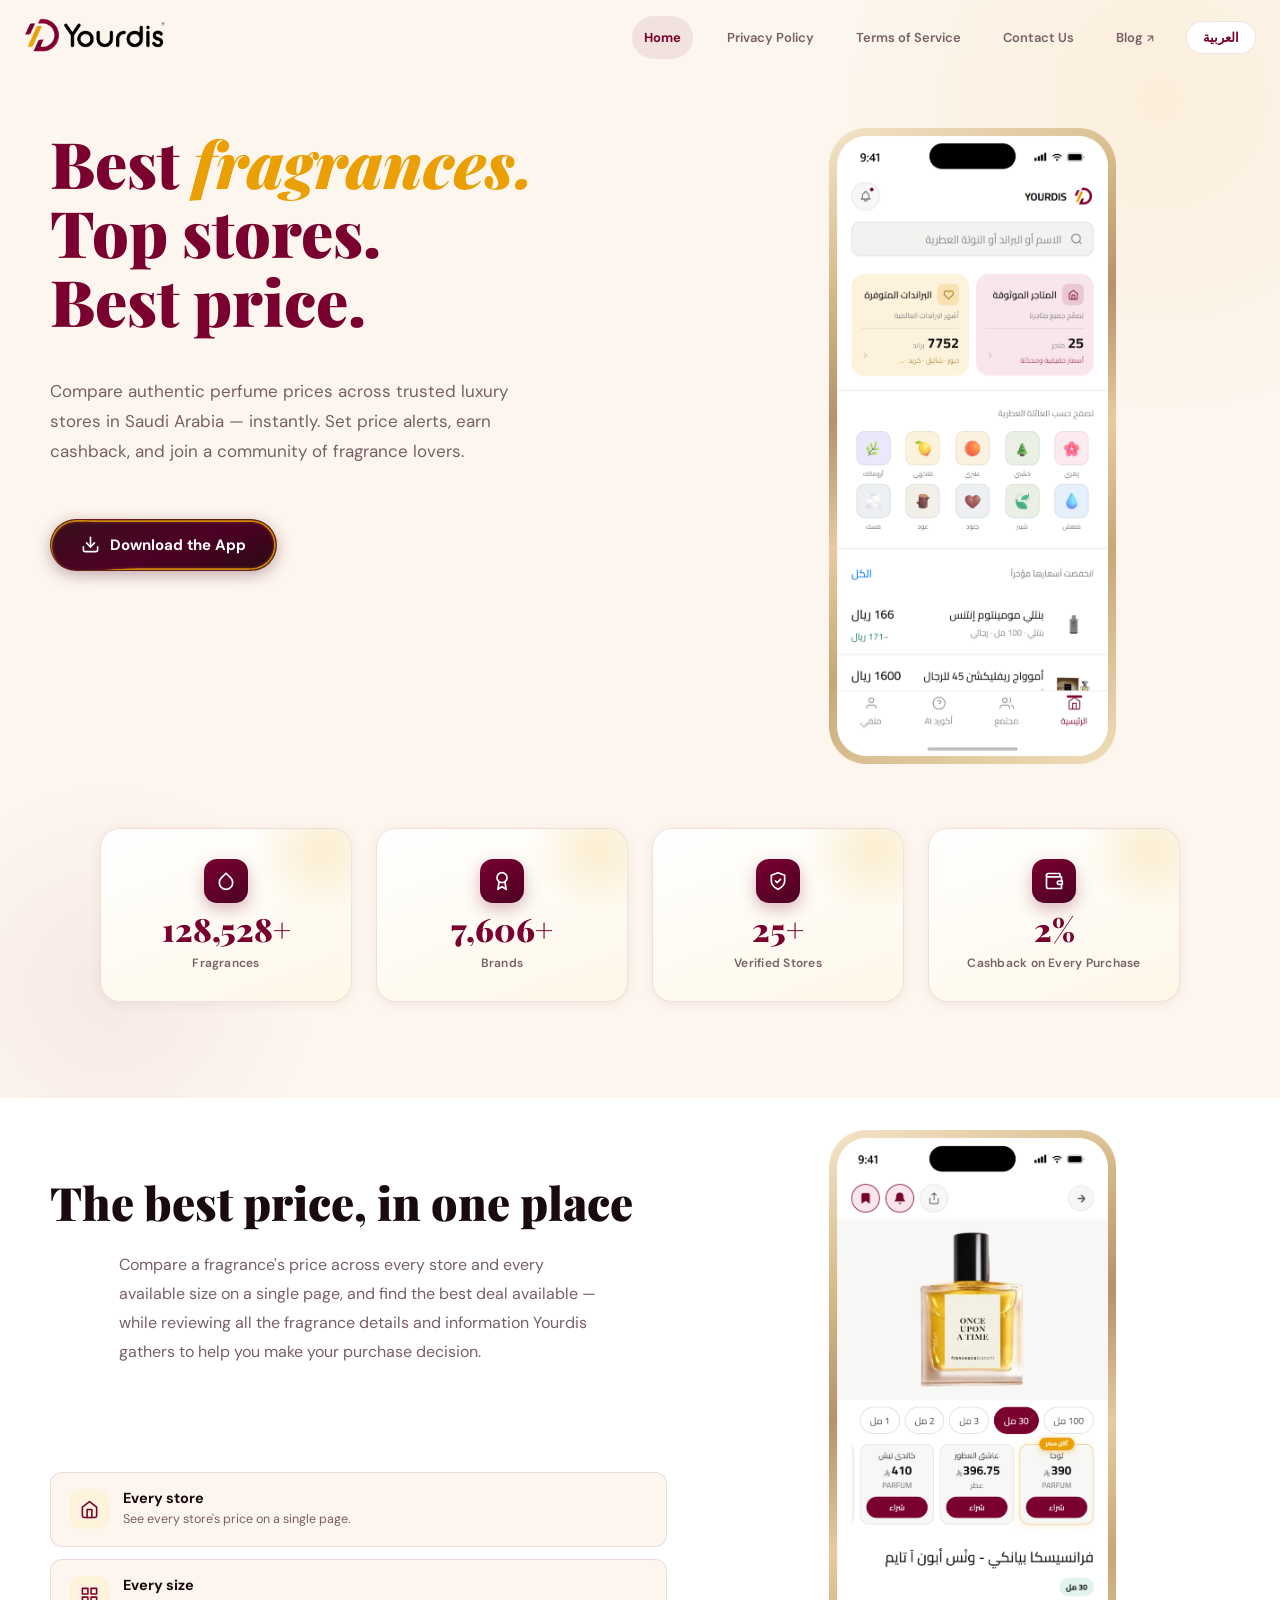
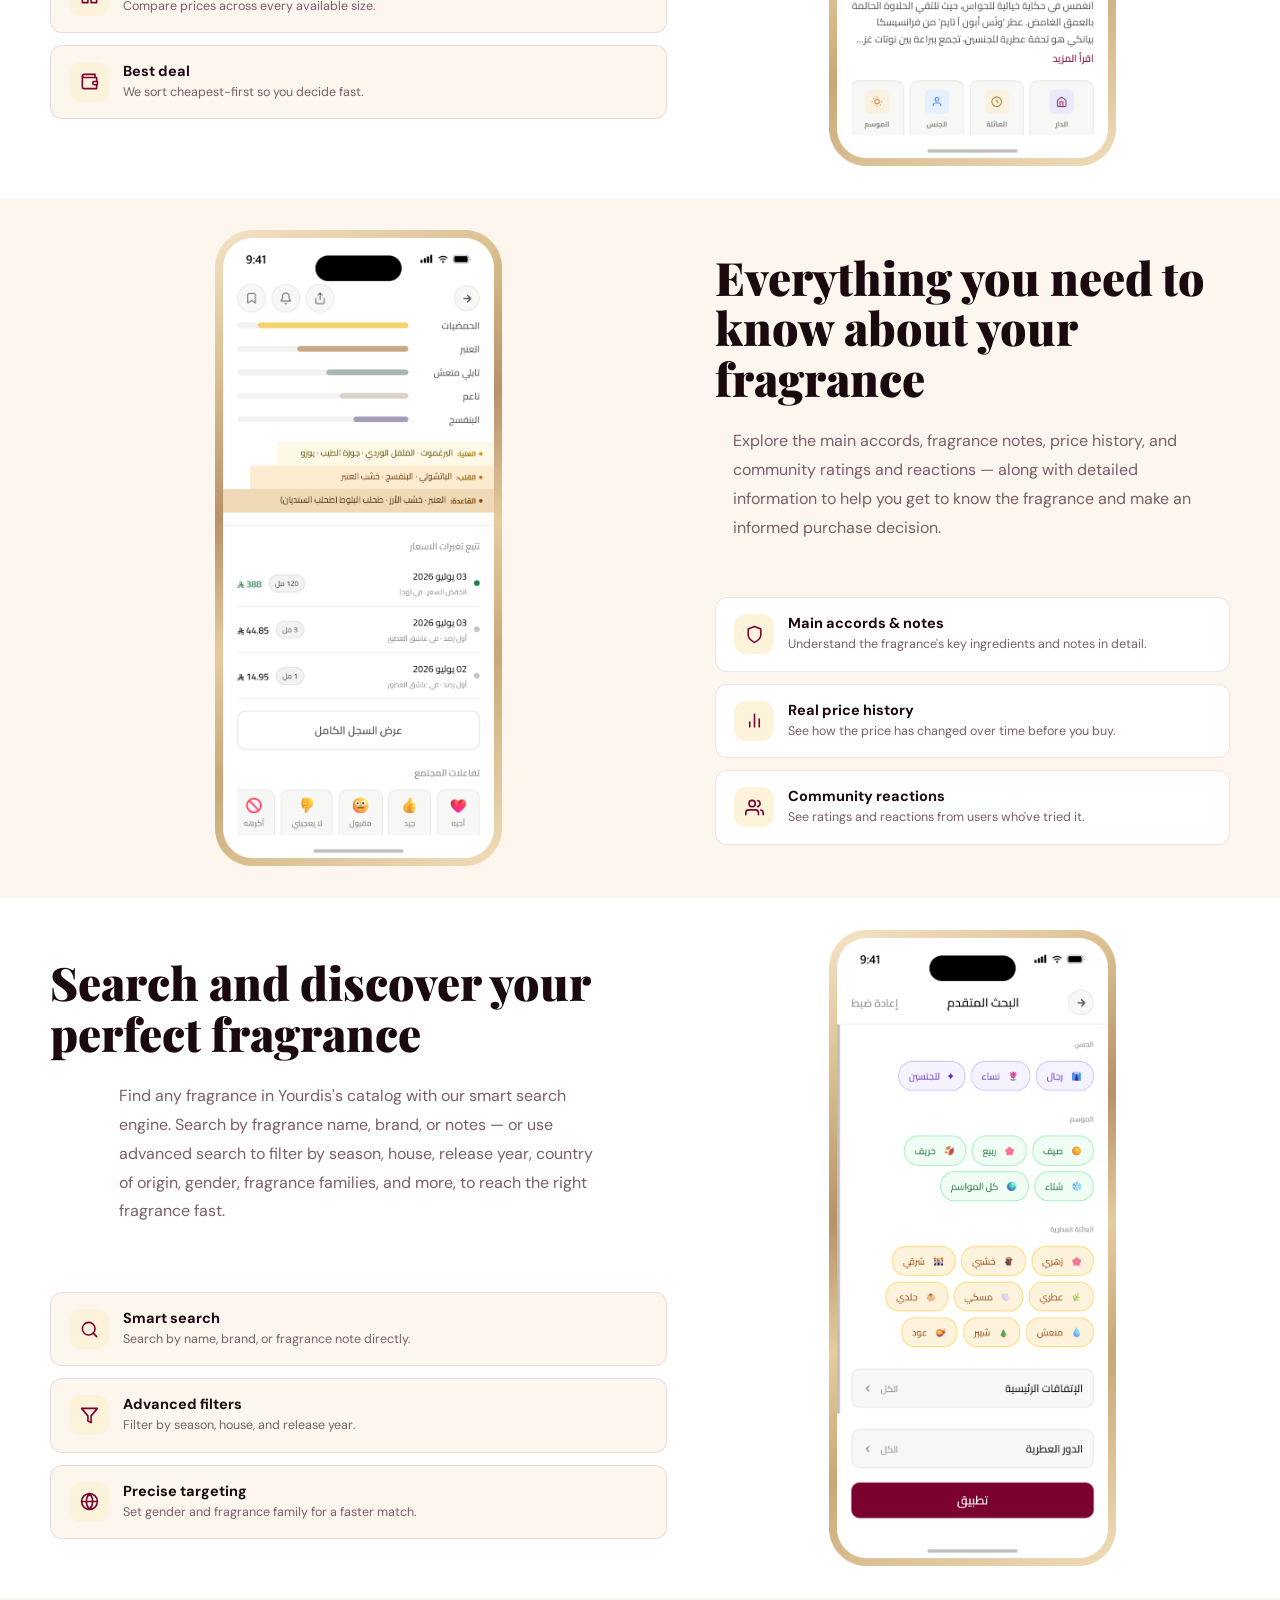
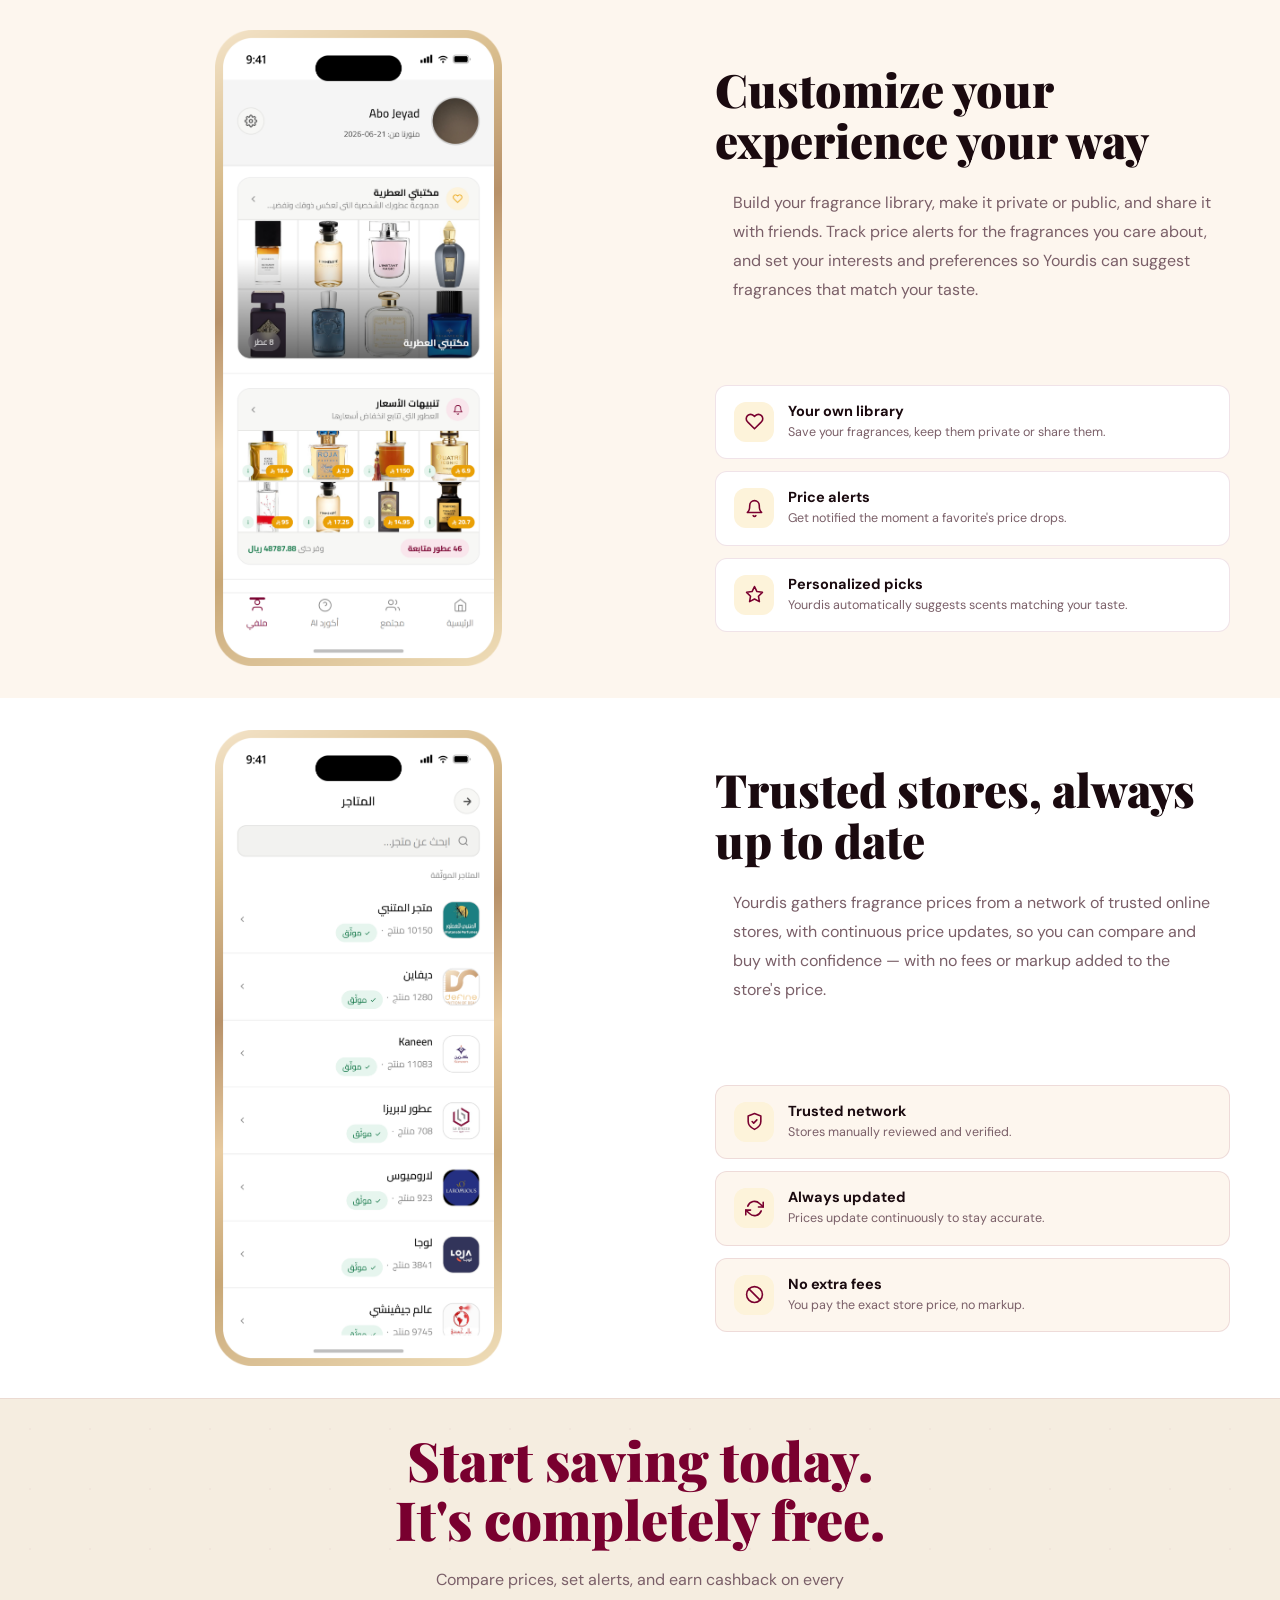
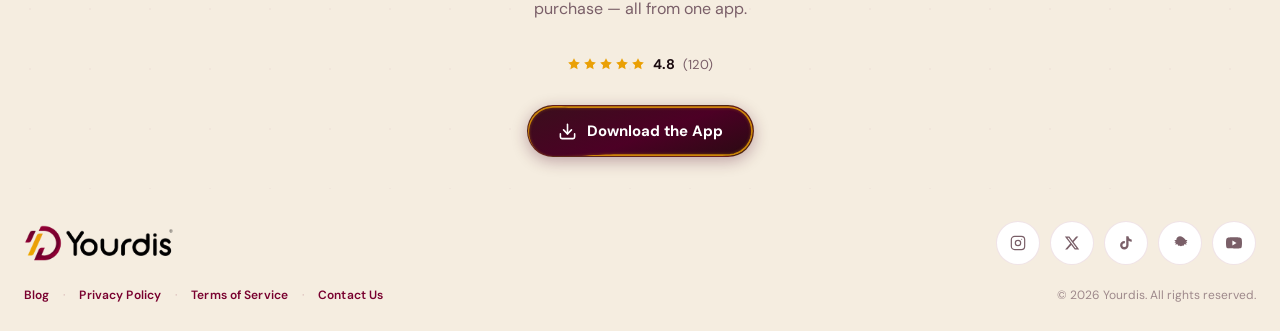
<file: index.html>
<!DOCTYPE html>
<html lang="en" dir="ltr" prefix="og: https://ogp.me/ns#">
<head>
<meta charset="UTF-8" />
<meta name="viewport" content="width=device-width, initial-scale=1.0" />
<title>Compare Perfume Prices in Saudi Arabia – Yourdis | يوردس</title>
<meta name="description" content="Yourdis is Saudi Arabia's perfume price comparison app. Compare prices across 25+ verified stores, set drop alerts, earn 2% cashback, and shop with confidence. 131,000+ fragrances, 7,752+ brands." />
<meta name="keywords" content="perfume price comparison Saudi Arabia, عطور, مقارنة أسعار عطور, yourdis, fragrance deals KSA, buy perfume cheap Riyadh" />
<meta name="author" content="Yourdis" />
<meta name="robots" content="index, follow, max-snippet:-1, max-image-preview:large, max-video-preview:-1" />
<link rel="canonical" href="https://yourdis.com/" />
<meta property="og:type" content="website" />
<meta property="og:site_name" content="Yourdis" />
<meta property="og:url" content="https://yourdis.com/" />
<meta property="og:title" content="Compare Perfume Prices in Saudi Arabia – Yourdis" />
<meta property="og:description" content="Find the best perfume price across 25+ verified Saudi stores instantly. Set price alerts, earn 2% cashback, sell your used fragrances for free." />
<meta property="og:image" content="https://yourdis.com/og-image.png" />
<meta property="og:image:width" content="1200" />
<meta property="og:image:height" content="630" />
<meta property="og:image:alt" content="Yourdis – Perfume Price Comparison App" />
<meta property="og:locale" content="en_US" />
<meta property="og:locale:alternate" content="ar_SA" />
<meta name="twitter:card" content="summary_large_image" />
<meta name="twitter:site" content="@yourdiscom" />
<meta name="twitter:title" content="Compare Perfume Prices in Saudi Arabia – Yourdis" />
<meta name="twitter:description" content="Find the best perfume price across 25+ verified Saudi stores. Set alerts, earn 2% cashback, sell used fragrances free." />
<meta name="twitter:image" content="https://yourdis.com/og-image.png" />
<meta name="theme-color" content="#79002F" />
<meta name="apple-mobile-web-app-capable" content="yes" />
<meta name="apple-mobile-web-app-status-bar-style" content="default" />
<meta name="apple-mobile-web-app-title" content="Yourdis" />
<meta name="application-name" content="Yourdis" />
<meta name="apple-itunes-app" content="app-id=6584529767" />
<link rel="icon" type="image/png" href="assets/icon_Light.png" />
<link rel="apple-touch-icon" href="assets/icon_Light.png" />
<link rel="manifest" href="manifest.json" />
<link rel="alternate" hreflang="en" href="https://yourdis.com/" />
<link rel="alternate" hreflang="ar" href="https://yourdis.com/" />
<link rel="alternate" hreflang="x-default" href="https://yourdis.com/" />
<script type="application/ld+json">
{
  "@context": "https://schema.org",
  "@graph": [
    { "@type": "WebSite", "@id": "https://yourdis.com/#website", "url": "https://yourdis.com/", "name": "Yourdis", "alternateName": "يوردس", "description": "Saudi Arabia's perfume price comparison platform", "inLanguage": ["en", "ar"], "potentialAction": { "@type": "SearchAction", "target": { "@type": "EntryPoint", "urlTemplate": "https://yourdis.com/search?q={search_term_string}" }, "query-input": "required name=search_term_string" } },
    { "@type": "Organization", "@id": "https://yourdis.com/#organization", "name": "Yourdis", "alternateName": "يوردس", "url": "https://yourdis.com/", "logo": { "@type": "ImageObject", "url": "https://yourdis.com/logo_Light.png" }, "sameAs": ["https://apps.apple.com/sa/app/yourdis/id6584529767","https://play.google.com/store/apps/details?id=com.yourdis","https://instagram.com/yourdiscom","https://x.com/yourdiscom","https://tiktok.com/@yourdiscom","https://youtube.com/@yourdiscom"], "areaServed": { "@type": "Country", "name": "Saudi Arabia" }, "contactPoint": { "@type": "ContactPoint", "email": "info@yourdis.com", "contactType": "customer support" } },
    { "@type": "MobileApplication", "@id": "https://yourdis.com/#app", "name": "Yourdis", "alternateName": "يوردس", "description": "Compare perfume prices across 25+ verified Saudi stores.", "applicationCategory": "ShoppingApplication", "operatingSystem": ["iOS", "Android"], "offers": { "@type": "Offer", "price": "0", "priceCurrency": "SAR" }, "aggregateRating": { "@type": "AggregateRating", "ratingValue": "4.8", "ratingCount": "120" }, "installUrl": ["https://apps.apple.com/sa/app/yourdis/id6584529767","https://play.google.com/store/apps/details?id=com.yourdis"] },
    { "@type": "FAQPage", "mainEntity": [
      { "@type": "Question", "name": "Is Yourdis free to use?", "acceptedAnswer": { "@type": "Answer", "text": "Yes. Yourdis is completely free. You can compare prices, set alerts, and browse fragrances at no cost. You also earn 2% cashback on every purchase made through the app." } },
      { "@type": "Question", "name": "How does Yourdis cashback work?", "acceptedAnswer": { "@type": "Answer", "text": "Every time you buy a perfume through a Yourdis link, 2% of the purchase value is automatically credited to your in-app wallet. You can withdraw it at any time with no minimum threshold." } },
      { "@type": "Question", "name": "Can I sell my used fragrances on Yourdis?", "acceptedAnswer": { "@type": "Answer", "text": "Yes. You can list your used fragrances for sale in the Yourdis community with zero commission and no additional fees." } },
      { "@type": "Question", "name": "Which stores does Yourdis track?", "acceptedAnswer": { "@type": "Answer", "text": "Yourdis tracks prices across 25+ verified Saudi fragrance stores including Aashiq Al Oud, Najd Al Athiyah, PO One, Loja, Define, Abaq, Candy Niche, Sultan Perfumes, Al Khabeer Perfumes, and more." } }
    ] }
  ]
}
</script>
<link rel="preconnect" href="https://fonts.googleapis.com" />
<link rel="preconnect" href="https://fonts.gstatic.com" crossorigin />
<link rel="preload" as="style" href="https://fonts.googleapis.com/css2?family=Playfair+Display:ital,wght@0,700;0,900;1,700&family=DM+Sans:wght@300;400;500;600&family=Cairo:wght@400;600;700;900&display=swap" />
<link href="https://fonts.googleapis.com/css2?family=Playfair+Display:ital,wght@0,700;0,900;1,700&family=DM+Sans:wght@300;400;500;600&family=Cairo:wght@400;600;700;900&display=swap" rel="stylesheet" />
<!-- Analytics — uncomment & replace IDs before launch
<script async src="https://www.googletagmanager.com/gtag/js?id=GA_MEASUREMENT_ID"></script>
<script>window.dataLayer=window.dataLayer||[];function gtag(){dataLayer.push(arguments);}gtag('js',new Date());gtag('config','GA_MEASUREMENT_ID');</script>
-->

<script src="translations.js" defer></script>
<link rel="stylesheet" href="base.css" />

<style>
/* ══════════════════════════════════════════
   LANDING PAGE V2 — 10 SLIDES
══════════════════════════════════════════ */

/* ─── Generic slide shell ─── */
.slide { padding: var(--space-6) 24px; position: relative; overflow: hidden; scroll-margin-top: 76px; }
.slide-inner { max-width: 1180px; margin: 0 auto; width: 100%; position: relative; z-index: 1; }
.slide-glow { position: absolute; border-radius: 50%; pointer-events: none; z-index: 0; }
.eyebrow { font-size: 11px; font-weight: 700; letter-spacing: 0.18em; text-transform: uppercase; color: var(--gold); margin-bottom: 16px; display: flex; align-items: center; gap: 10px; }
.eyebrow::before { content: ''; width: 22px; height: 1.5px; background: var(--gold); flex-shrink: 0; }
.slide-title { font-family: 'Playfair Display', serif; font-weight: 900; color: var(--ink); line-height: 1.1; }
body.ar .slide-title { font-family: 'Cairo', sans-serif; line-height: 1.35; }
.slide-body { font-size: 16px; color: var(--muted); line-height: 1.8; max-width: 480px; }

/* ─── Text + Visual grid (reused by slides 1, 3, 7, 9) ─── */
.tv-grid { display: grid; grid-template-columns: 1fr; grid-template-areas: "text" "visual" "highlights"; gap: var(--space-6); }
.tv-text { grid-area: text; display: flex; flex-direction: column; gap: var(--space-5); text-align: center; }
.tv-text .eyebrow { justify-content: center; }
.tv-visual { grid-area: visual; display: flex; justify-content: center; }
@media (min-width: 1024px) {
  .tv-grid { grid-template-columns: 6fr 5fr; grid-template-areas: "text visual" "highlights visual"; align-items: center; row-gap: var(--space-3); column-gap: var(--space-7); }
  .tv-grid.reversed { grid-template-areas: "visual text" "visual highlights"; }
  .tv-text { text-align: start; }
  .tv-text .eyebrow { justify-content: flex-start; }
}

/* ─── Highlight list: short key-point bullets under a slide-body ─── */
.highlight-list { grid-area: highlights; display: flex; flex-direction: column; gap: 12px; margin-top: 0; width: 100%; }
.highlight-card { display: flex; align-items: flex-start; gap: 14px; text-align: start; background: var(--white); border: 1.5px solid var(--border); border-radius: var(--radius-sm); padding: 16px 18px; transition: box-shadow var(--dur-base) var(--ease-out), transform var(--dur-base) var(--ease-out); }
.highlight-card:hover { box-shadow: var(--shadow-sm); transform: translateY(-2px); }
.highlight-card-icon { width: 40px; height: 40px; border-radius: 12px; background: var(--gold-pale); display: flex; align-items: center; justify-content: center; flex-shrink: 0; }
.highlight-card-icon svg { width: 19px; height: 19px; color: var(--crimson); }
.highlight-card-title { font-size: 14.5px; font-weight: 700; color: var(--ink); margin-bottom: 3px; }
body.ar .highlight-card-title { font-family: 'Cairo', sans-serif; }
.highlight-card-desc { font-size: 12.5px; color: var(--muted); line-height: 1.55; }

/* ─── Download CTA: single smart button (Hero + Final CTA) ─── */
.store-badges { display: flex; justify-content: center; }
@media (min-width: 1024px) { .tv-text .store-badges { justify-content: flex-start; } }
.download-btn {
  display: inline-flex; align-items: center; justify-content: center; gap: 10px;
  position: relative; overflow: hidden;
  background: linear-gradient(160deg, #3a0f1c, var(--crimson-deep) 55%, #2a0a12); color: #fff;
  padding: 15px 30px; border-radius: 50px;
  border: 1px solid rgba(234,160,5,0.18);
  box-shadow: 0 4px 16px rgba(76,0,37,0.32);
  font-size: 15px; font-weight: 700;
  transition: transform var(--dur-base) var(--ease-out), box-shadow var(--dur-base) var(--ease-out), border-color var(--dur-base) var(--ease-out);
}
.download-btn:hover { transform: translateY(-2px); box-shadow: 0 10px 28px rgba(76,0,37,0.42); border-color: rgba(234,160,5,0.32); }
.download-btn:active { transform: translateY(0); }
.download-btn svg.download-icon { width: 19px; height: 19px; flex-shrink: 0; }
.btn-border-trace { position: absolute; inset: 0; width: 100%; height: 100%; pointer-events: none; overflow: visible; }
.btn-border-trace path {
  fill: none;
  stroke: rgba(234,160,5,0.8);
  stroke-width: 1.75px;
  stroke-linejoin: round;
  filter: drop-shadow(0 0 1.5px rgba(234,160,5,0.5));
}
.download-btn::after {
  content: ''; position: absolute; top: 0; inset-inline-start: -60%;
  width: 45%; height: 100%;
  background: linear-gradient(120deg, transparent, rgba(255,255,255,0.4), transparent);
  transform: skewX(-20deg);
  animation: btnShine 2s ease-in-out infinite;
  pointer-events: none;
}
@keyframes btnShine {
  0% { inset-inline-start: -60%; }
  55% { inset-inline-start: 130%; }
  100% { inset-inline-start: 130%; }
}
@media (prefers-reduced-motion: reduce) { .download-btn::after { animation: none; } }

/* ─── Device mockup (pre-made mockup image, frame baked in — shown as-is) ─── */
.device-stage { position: relative; display: flex; justify-content: center; align-items: flex-start; padding: 0; }
.device-mockup {
  position: relative; z-index: 2;
  width: min(58.5vw, 261px); height: auto; max-width: 100%;
  animation: deviceFloat 6.5s ease-in-out infinite;
}
@media (min-width: 1024px) {
  .device-mockup { width: clamp(240px, 22.4vw, 320px); }
}
@keyframes deviceFloat { 0%, 100% { transform: translateY(0); } 50% { transform: translateY(-10px); } }

@media (prefers-reduced-motion: reduce) { .device-mockup { animation: none; } }

/* ─── KPI stats: merged into the hero slide ─── */
.kpi-inner { max-width: 1080px; margin: 0 auto; display: grid; grid-template-columns: repeat(4, 1fr); gap: var(--space-5); }
.hero-kpi { margin-top: var(--space-8); }
.stat-item {
  display: flex; flex-direction: column; align-items: center; text-align: center; gap: 10px;
  padding: 30px 14px; border-radius: var(--radius);
  background: linear-gradient(160deg, var(--white) 0%, var(--gold-pale) 160%);
  border: 1.5px solid var(--border); box-shadow: var(--shadow-sm);
  position: relative; overflow: hidden;
  transition: transform var(--dur-base) var(--ease-out), box-shadow var(--dur-base) var(--ease-out), border-color var(--dur-base) var(--ease-out);
}
.stat-item::before { content: ''; position: absolute; top: -46px; inset-inline-end: -36px; width: 130px; height: 130px; border-radius: 50%; background: radial-gradient(circle, rgba(234,160,5,0.16) 0%, transparent 72%); pointer-events: none; }
.hero-slide .stat-item { background: linear-gradient(160deg, var(--white) 0%, var(--gold-pale) 160%); }
.stat-item:hover { transform: translateY(-5px); box-shadow: var(--shadow-md); border-color: rgba(234,160,5,0.4); }
.stat-icon { position: relative; z-index: 1; width: 44px; height: 44px; border-radius: 13px; background: linear-gradient(150deg, var(--crimson), var(--crimson-deep)); display: flex; align-items: center; justify-content: center; flex-shrink: 0; box-shadow: 0 6px 16px rgba(121,0,47,0.28); }
.stat-icon svg { width: 20px; height: 20px; color: #fff; }
.stat-number { position: relative; z-index: 1; font-family: 'Playfair Display', serif; font-size: clamp(24px, 3vw, 32px); font-weight: 900; color: var(--crimson); display: block; line-height: 1; direction: ltr; unicode-bidi: isolate; }
.stat-label { position: relative; z-index: 1; font-size: 12px; color: var(--muted); font-weight: 600; letter-spacing: 0.02em; }
@media (max-width: 700px) {
  .hero-kpi { margin-top: var(--space-6); }
  .kpi-inner { grid-template-columns: 1fr 1fr; gap: var(--space-4); }
  .stat-item { padding: 22px 12px; }
}

/* ── Slide 1: Hero ── */
.hero-slide { min-height: 100svh; background: var(--cream); display: flex; flex-direction: column; justify-content: center; padding: 128px 24px var(--space-9); }
.hero-slide .slide-glow.a { width: 640px; height: 640px; background: radial-gradient(circle, rgba(234,160,5,0.08) 0%, transparent 70%); top: -220px; inset-inline-end: -200px; }
.hero-slide .slide-glow.b { width: 420px; height: 420px; background: radial-gradient(circle, rgba(121,0,47,0.05) 0%, transparent 70%); bottom: -100px; inset-inline-start: -100px; }
.hero-headline { font-family: 'Playfair Display', serif; font-size: clamp(34px, 8vw, 64px); font-weight: 900; color: var(--crimson); line-height: 1.08; max-width: 620px; }
.hero-headline em { font-style: italic; color: var(--gold); }
body.ar .hero-headline { font-family: 'Cairo', sans-serif; line-height: 1.3; }
.tv-text .hero-headline, .tv-text .hero-sub { margin-inline: auto; }
@media (min-width: 1024px) { .tv-text .hero-headline, .tv-text .hero-sub { margin-inline: 0; } }
.hero-sub { font-size: clamp(15px, 2.5vw, 17px); color: var(--muted); max-width: 460px; line-height: 1.75; margin: 18px auto 28px; text-align: center; }
@media (min-width: 1024px) { .hero-sub { text-align: start; } }

/* ── Slides 2-6: five text+image feature slides ── */
.info-slide { background: var(--cream); }
.search-slide { background: var(--white); }
.personalize-slide { background: var(--cream); }
.price-slide { background: var(--white); }
.trust-slide { background: var(--white); }
.price-slide .highlight-card, .search-slide .highlight-card, .trust-slide .highlight-card { background: var(--cream); }
.info-slide .highlight-card, .personalize-slide .highlight-card { background: var(--white); }

/* ── Slide 10: Final CTA ── */
.install-slide { background: var(--parchment); text-align: center; position: relative; overflow: hidden; border-top: 1.5px solid rgba(121,0,47,0.08); }
.install-slide::before { content: ''; position: absolute; inset: 0; background: url("data:image/svg+xml,%3Csvg width='60' height='60' viewBox='0 0 60 60' xmlns='http://www.w3.org/2000/svg'%3E%3Ccircle cx='30' cy='30' r='1' fill='%2379002F' fill-opacity='0.04'/%3E%3C/svg%3E"); pointer-events: none; }
.install-slide .slide-title, .install-slide .slide-body { justify-content: center; margin-inline: auto; }
.install-slide .slide-title { color: var(--crimson); }
.install-slide .slide-body { text-align: center; margin: var(--space-4) auto var(--space-6); max-width: 440px; }
.install-rating { position: relative; display: inline-flex; align-items: center; gap: 8px; margin-bottom: var(--space-6); }
.install-rating .stars { display: flex; gap: 2px; color: var(--gold); }
.install-rating .stars svg { width: 14px; height: 14px; }
.install-rating strong { font-size: 14px; color: var(--ink); font-weight: 700; direction: ltr; unicode-bidi: isolate; }
.install-rating span { font-size: 13px; color: var(--muted); }

/* ══════════════════════════════════════════
   LEGAL PAGES (privacy, terms)
══════════════════════════════════════════ */
.doc-hero { background: var(--crimson); padding: 60px 24px 48px; text-align: center; }
.doc-hero-label { font-size: 11px; font-weight: 700; letter-spacing: 0.18em; text-transform: uppercase; color: var(--gold); margin-bottom: 14px; }
.doc-hero-title { font-family: 'Playfair Display', serif; font-size: clamp(28px, 5vw, 44px); font-weight: 900; color: #fff; margin-bottom: 12px; }
body.ar .doc-hero-title { font-family: 'Cairo', sans-serif; }
.doc-hero-date { font-size: 13px; color: rgba(255,255,255,0.55); }
.doc-content { max-width: 760px; margin: 0 auto; padding: 60px 24px 80px; }
.doc-intro { background: var(--white); border-radius: 16px; padding: 28px 32px; border: 1.5px solid var(--border); margin-bottom: 48px; font-size: 15px; color: var(--muted); line-height: 1.8; }
.doc-section { margin-bottom: 44px; }
.doc-section-header { display: flex; align-items: baseline; gap: 14px; margin-bottom: 16px; padding-bottom: 12px; border-bottom: 1.5px solid var(--border); }
.doc-section-number { font-size: 11px; font-weight: 700; letter-spacing: 0.14em; text-transform: uppercase; color: var(--gold); white-space: nowrap; flex-shrink: 0; }
.doc-section h2 { font-family: 'Playfair Display', serif; font-size: clamp(17px, 3vw, 22px); font-weight: 900; color: var(--crimson); margin: 0; padding: 0; border: none; }
body.ar .doc-section h2 { font-family: 'Cairo', sans-serif; }
.doc-section p { font-size: 15px; color: var(--ink); margin-bottom: 14px; line-height: 1.8; }
.doc-section p:last-child { margin-bottom: 0; }
.doc-list { list-style: none; padding: 0; margin: 14px 0; display: flex; flex-direction: column; gap: 10px; }
.doc-list li { display: flex; gap: 12px; align-items: flex-start; font-size: 15px; color: var(--ink); line-height: 1.75; }
.doc-list li::before { content: ''; width: 6px; height: 6px; border-radius: 50%; background: var(--gold); flex-shrink: 0; margin-top: 9px; }
.doc-highlight { background: var(--gold-pale); border-radius: 12px; padding: 18px 22px; margin: 18px 0; font-size: 14px; color: var(--ink); line-height: 1.75; border-inline-start: 3px solid var(--gold); }
.doc-warning { background: rgba(121,0,47,0.05); border-radius: 12px; padding: 18px 22px; margin: 18px 0; font-size: 14px; color: var(--ink); line-height: 1.75; border-inline-start: 3px solid var(--crimson); }
.doc-link { color: var(--crimson); }
.doc-link:hover { text-decoration: underline; }
.doc-contact-box { background: var(--white); border-radius: 16px; padding: 28px 32px; border: 1.5px solid var(--border); margin-top: 48px; text-align: center; }
.doc-contact-box p { font-size: 14px; color: var(--muted); margin-bottom: 6px; }
.doc-contact-box a { font-size: 16px; font-weight: 700; color: var(--crimson); }

/* ══════════════════════════════════════════
   CONTACT PAGE
══════════════════════════════════════════ */
.contact-hero { background: var(--crimson); padding: 60px 24px 48px; text-align: center; }
.contact-hero-label { font-size: 11px; font-weight: 700; letter-spacing: 0.18em; text-transform: uppercase; color: var(--gold); margin-bottom: 14px; }
.contact-hero-title { font-family: 'Playfair Display', serif; font-size: clamp(28px, 5vw, 44px); font-weight: 900; color: #fff; margin-bottom: 12px; }
body.ar .contact-hero-title { font-family: 'Cairo', sans-serif; }
.contact-hero-sub { font-size: 15px; color: rgba(255,255,255,0.65); max-width: 460px; margin: 0 auto; line-height: 1.7; }
.contact-content { max-width: 760px; margin: 0 auto; padding: 56px 24px 80px; }
.contact-intro { font-size: 15px; color: var(--muted); line-height: 1.8; margin-bottom: 44px; text-align: center; }
.contact-cards { display: grid; grid-template-columns: 1fr 1fr; gap: 18px; }
.contact-card { background: var(--white); border-radius: var(--radius); padding: 28px 24px; border: 1.5px solid var(--border); display: flex; flex-direction: column; gap: 10px; transition: box-shadow 0.2s, transform 0.2s; text-decoration: none; }
.contact-card:hover { box-shadow: 0 12px 40px rgba(121,0,47,0.10); transform: translateY(-3px); }
.contact-card-icon { width: 46px; height: 46px; border-radius: 12px; background: var(--gold-pale); display: flex; align-items: center; justify-content: center; margin-bottom: 4px; }
.contact-card-icon svg { width: 22px; height: 22px; color: var(--crimson); }
.contact-card-title { font-size: 16px; font-weight: 700; color: var(--ink); }
body.ar .contact-card-title { font-family: 'Cairo', sans-serif; }
.contact-card-desc { font-size: 13px; color: var(--muted); line-height: 1.65; flex: 1; }
.contact-card-action { display: inline-flex; align-items: center; gap: 6px; font-size: 13px; font-weight: 700; color: var(--crimson); margin-top: 4px; }
.contact-card-action svg { width: 14px; height: 14px; }

/* ══════════════════════════════════════════
   RESPONSIVE
══════════════════════════════════════════ */
@media (max-width: 700px) {
  section, .slide { padding: 28px 20px; }
  .hero-slide { padding-top: 104px; }
  .contact-cards { grid-template-columns: 1fr; }
}

</style>
</head>
<body class="en">
<script src="i18n.js"></script>

<div data-shared-header></div>
<script src="shared-header.js" defer></script>

<!-- ══════════════════════════════════════════
     SLIDE 1 — HERO  (Text + real screenshot)
══════════════════════════════════════════ -->
<section class="hero-slide slide">
  <div class="slide-glow a"></div>
  <div class="slide-glow b"></div>
  <div class="slide-inner">
    <div class="tv-grid">

      <div class="tv-text">
        <h1 class="hero-headline"><span data-i18n="hero_headline"></span></h1>
        <p class="hero-sub" data-i18n="hero_sub"></p>
        <div class="store-badges">
          <a href="https://yourdis.com" class="download-btn js-download-btn" id="btn-download-hero">
            <svg class="btn-border-trace" aria-hidden="true"><path/></svg>
            <svg class="download-icon" viewBox="0 0 24 24" fill="none" stroke="currentColor" stroke-width="2" stroke-linecap="round" stroke-linejoin="round"><path d="M21 15v4a2 2 0 0 1-2 2H5a2 2 0 0 1-2-2v-4"/><polyline points="7 10 12 15 17 10"/><line x1="12" y1="15" x2="12" y2="3"/></svg>
            <span data-i18n="install_cta_title"></span>
          </a>
        </div>
      </div>

      <div class="tv-visual fade-scale" aria-hidden="true">
        <div class="device-stage">
          <img class="device-mockup" src="assets/image6.png" alt="Yourdis home screen — search and compare fragrance prices" loading="eager" fetchpriority="high" />
        </div>
      </div>

    </div>

    <!-- KPI stats — merged into the hero slide -->
    <div class="kpi-inner hero-kpi">
      <div class="stat-item fade-up">
        <div class="stat-icon"><svg viewBox="0 0 24 24" fill="none" stroke="currentColor" stroke-width="2" stroke-linecap="round" stroke-linejoin="round"><path d="M12 2.69l5.66 5.66a8 8 0 1 1-11.31 0z"/></svg></div>
        <span class="stat-number" data-count-to="131000" data-suffix="+">0</span><span class="stat-label" data-i18n="stat_fragrances_label"></span>
      </div>
      <div class="stat-item fade-up fade-up-d1">
        <div class="stat-icon"><svg viewBox="0 0 24 24" fill="none" stroke="currentColor" stroke-width="2" stroke-linecap="round" stroke-linejoin="round"><circle cx="12" cy="8" r="6"/><path d="M15.5 13.5 17 22l-5-3-5 3 1.5-8.5"/></svg></div>
        <span class="stat-number" data-count-to="7752" data-suffix="+">0</span><span class="stat-label" data-i18n="stat_brands_label"></span>
      </div>
      <div class="stat-item fade-up fade-up-d2">
        <div class="stat-icon"><svg viewBox="0 0 24 24" fill="none" stroke="currentColor" stroke-width="2" stroke-linecap="round" stroke-linejoin="round"><path d="M12 22s8-4 8-10V5l-8-3-8 3v7c0 6 8 10 8 10z"/><polyline points="9 12 11 14 15 10"/></svg></div>
        <span class="stat-number" data-count-to="25" data-suffix="+">0</span><span class="stat-label" data-i18n="stat_stores_label"></span>
      </div>
      <div class="stat-item fade-up fade-up-d3">
        <div class="stat-icon"><svg viewBox="0 0 24 24" fill="none" stroke="currentColor" stroke-width="2" stroke-linecap="round" stroke-linejoin="round"><path d="M21 12V7H5a2 2 0 0 1 0-4h14v4"/><path d="M3 5v14a2 2 0 0 0 2 2h16v-5"/><path d="M18 12a2 2 0 0 0 0 4h4v-4z"/></svg></div>
        <span class="stat-number" data-count-to="2" data-suffix="%">0</span><span class="stat-label" data-i18n="stat_cashback_label"></span>
      </div>
    </div>
  </div>
</section>

<!-- ══════════════════════════════════════════
     SLIDE 2 — BEST PRICE  (Text + real screenshot)
══════════════════════════════════════════ -->
<section class="price-slide slide" id="best-price">
  <div class="slide-inner">
    <div class="tv-grid">
      <div class="tv-text">
        <h2 class="slide-title" style="font-size:clamp(28px,5vw,46px)" data-i18n="best_price_title"></h2>
        <p class="slide-body" data-i18n="best_price_body" style="margin-inline:auto"></p>
      </div>
      <div class="highlight-list">
        <div class="highlight-card"><div class="highlight-card-icon"><svg viewBox="0 0 24 24" fill="none" stroke="currentColor" stroke-width="2" stroke-linecap="round" stroke-linejoin="round"><path d="M3 9l9-7 9 7v11a2 2 0 0 1-2 2H5a2 2 0 0 1-2-2z"/><polyline points="9 22 9 12 15 12 15 22"/></svg></div><div><div class="highlight-card-title" data-i18n="best_price_point1"></div><div class="highlight-card-desc" data-i18n="best_price_point1_desc"></div></div></div>
        <div class="highlight-card"><div class="highlight-card-icon"><svg viewBox="0 0 24 24" fill="none" stroke="currentColor" stroke-width="2" stroke-linecap="round" stroke-linejoin="round"><rect x="3" y="3" width="7" height="7"/><rect x="14" y="3" width="7" height="7"/><rect x="14" y="14" width="7" height="7"/><rect x="3" y="14" width="7" height="7"/></svg></div><div><div class="highlight-card-title" data-i18n="best_price_point2"></div><div class="highlight-card-desc" data-i18n="best_price_point2_desc"></div></div></div>
        <div class="highlight-card"><div class="highlight-card-icon"><svg viewBox="0 0 24 24" fill="none" stroke="currentColor" stroke-width="2" stroke-linecap="round" stroke-linejoin="round"><path d="M21 12V7H5a2 2 0 0 1 0-4h14v4"/><path d="M3 5v14a2 2 0 0 0 2 2h16v-5"/><path d="M18 12a2 2 0 0 0 0 4h4v-4z"/></svg></div><div><div class="highlight-card-title" data-i18n="best_price_point3"></div><div class="highlight-card-desc" data-i18n="best_price_point3_desc"></div></div></div>
      </div>
      <div class="tv-visual fade-scale" aria-hidden="true">
        <div class="device-stage">
          <img class="device-mockup" src="assets/image3.png" alt="Yourdis price comparison across verified stores" loading="lazy" />
        </div>
      </div>
    </div>
  </div>
</section>

<!-- ══════════════════════════════════════════
     SLIDE 3 — FRAGRANCE INSIGHTS  (Text + real screenshot)
══════════════════════════════════════════ -->
<section class="info-slide slide" id="fragrance-info">
  <div class="slide-inner">
    <div class="tv-grid reversed">
      <div class="tv-text">
        <h2 class="slide-title" style="font-size:clamp(28px,5vw,46px)" data-i18n="fragrance_info_title"></h2>
        <p class="slide-body" data-i18n="fragrance_info_body" style="margin-inline:auto"></p>
      </div>
      <div class="highlight-list">
        <div class="highlight-card"><div class="highlight-card-icon"><svg viewBox="0 0 24 24" fill="none" stroke="currentColor" stroke-width="2" stroke-linecap="round" stroke-linejoin="round"><path d="M12 22s-8-4-8-10V5l8-3 8 3v7c0 6-8 10-8 10z"/></svg></div><div><div class="highlight-card-title" data-i18n="fragrance_info_point1"></div><div class="highlight-card-desc" data-i18n="fragrance_info_point1_desc"></div></div></div>
        <div class="highlight-card"><div class="highlight-card-icon"><svg viewBox="0 0 24 24" fill="none" stroke="currentColor" stroke-width="2" stroke-linecap="round" stroke-linejoin="round"><path d="M18 20V10M12 20V4M6 20v-6"/></svg></div><div><div class="highlight-card-title" data-i18n="fragrance_info_point2"></div><div class="highlight-card-desc" data-i18n="fragrance_info_point2_desc"></div></div></div>
        <div class="highlight-card"><div class="highlight-card-icon"><svg viewBox="0 0 24 24" fill="none" stroke="currentColor" stroke-width="2" stroke-linecap="round" stroke-linejoin="round"><path d="M17 21v-2a4 4 0 0 0-4-4H5a4 4 0 0 0-4 4v2"/><circle cx="9" cy="7" r="4"/><path d="M23 21v-2a4 4 0 0 0-3-3.87M16 3.13a4 4 0 0 1 0 7.75"/></svg></div><div><div class="highlight-card-title" data-i18n="fragrance_info_point3"></div><div class="highlight-card-desc" data-i18n="fragrance_info_point3_desc"></div></div></div>
      </div>
      <div class="tv-visual fade-scale" aria-hidden="true">
        <div class="device-stage">
          <img class="device-mockup" src="assets/image7.png" alt="Yourdis fragrance accords, price history, and community reactions" loading="lazy" />
        </div>
      </div>
    </div>
  </div>
</section>

<!-- ══════════════════════════════════════════
     SLIDE 4 — SEARCH & DISCOVER  (Text + real screenshot)
══════════════════════════════════════════ -->
<section class="search-slide slide" id="search">
  <div class="slide-inner">
    <div class="tv-grid">
      <div class="tv-text">
        <h2 class="slide-title" style="font-size:clamp(28px,5vw,46px)" data-i18n="search_discover_title"></h2>
        <p class="slide-body" data-i18n="search_discover_body" style="margin-inline:auto"></p>
      </div>
      <div class="highlight-list">
        <div class="highlight-card"><div class="highlight-card-icon"><svg viewBox="0 0 24 24" fill="none" stroke="currentColor" stroke-width="2" stroke-linecap="round" stroke-linejoin="round"><circle cx="11" cy="11" r="8"/><path d="m21 21-4.35-4.35"/></svg></div><div><div class="highlight-card-title" data-i18n="search_discover_point1"></div><div class="highlight-card-desc" data-i18n="search_discover_point1_desc"></div></div></div>
        <div class="highlight-card"><div class="highlight-card-icon"><svg viewBox="0 0 24 24" fill="none" stroke="currentColor" stroke-width="2" stroke-linecap="round" stroke-linejoin="round"><path d="M22 3H2l8 9.46V19l4 2v-8.54L22 3z"/></svg></div><div><div class="highlight-card-title" data-i18n="search_discover_point2"></div><div class="highlight-card-desc" data-i18n="search_discover_point2_desc"></div></div></div>
        <div class="highlight-card"><div class="highlight-card-icon"><svg viewBox="0 0 24 24" fill="none" stroke="currentColor" stroke-width="2" stroke-linecap="round" stroke-linejoin="round"><circle cx="12" cy="12" r="10"/><path d="M12 2a14.5 14.5 0 0 0 0 20 14.5 14.5 0 0 0 0-20M2 12h20"/></svg></div><div><div class="highlight-card-title" data-i18n="search_discover_point3"></div><div class="highlight-card-desc" data-i18n="search_discover_point3_desc"></div></div></div>
      </div>
      <div class="tv-visual fade-scale" aria-hidden="true">
        <div class="device-stage">
          <img class="device-mockup" src="assets/image5.png" alt="Yourdis advanced search and filters" loading="lazy" />
        </div>
      </div>
    </div>
  </div>
</section>

<!-- ══════════════════════════════════════════
     SLIDE 5 — PERSONALIZE  (Text + real screenshot)
══════════════════════════════════════════ -->
<section class="personalize-slide slide" id="personalize">
  <div class="slide-inner">
    <div class="tv-grid reversed">
      <div class="tv-text">
        <h2 class="slide-title" style="font-size:clamp(28px,5vw,46px)" data-i18n="personalize_title"></h2>
        <p class="slide-body" data-i18n="personalize_body" style="margin-inline:auto"></p>
      </div>
      <div class="highlight-list">
        <div class="highlight-card"><div class="highlight-card-icon"><svg viewBox="0 0 24 24" fill="none" stroke="currentColor" stroke-width="2" stroke-linecap="round" stroke-linejoin="round"><path d="M20.84 4.61a5.5 5.5 0 0 0-7.78 0L12 5.67l-1.06-1.06a5.5 5.5 0 0 0-7.78 7.78l1.06 1.06L12 21.23l7.78-7.78 1.06-1.06a5.5 5.5 0 0 0 0-7.78z"/></svg></div><div><div class="highlight-card-title" data-i18n="personalize_point1"></div><div class="highlight-card-desc" data-i18n="personalize_point1_desc"></div></div></div>
        <div class="highlight-card"><div class="highlight-card-icon"><svg viewBox="0 0 24 24" fill="none" stroke="currentColor" stroke-width="2" stroke-linecap="round" stroke-linejoin="round"><path d="M18 8A6 6 0 0 0 6 8c0 7-3 9-3 9h18s-3-2-3-9"/><path d="M13.73 21a2 2 0 0 1-3.46 0"/></svg></div><div><div class="highlight-card-title" data-i18n="personalize_point2"></div><div class="highlight-card-desc" data-i18n="personalize_point2_desc"></div></div></div>
        <div class="highlight-card"><div class="highlight-card-icon"><svg viewBox="0 0 24 24" fill="none" stroke="currentColor" stroke-width="2" stroke-linecap="round" stroke-linejoin="round"><path d="M12 2l3.09 6.26L22 9.27l-5 4.87 1.18 6.88L12 17.77l-6.18 3.25L7 14.14 2 9.27l6.91-1.01L12 2z"/></svg></div><div><div class="highlight-card-title" data-i18n="personalize_point3"></div><div class="highlight-card-desc" data-i18n="personalize_point3_desc"></div></div></div>
      </div>
      <div class="tv-visual fade-scale" aria-hidden="true">
        <div class="device-stage">
          <img class="device-mockup" src="assets/image2.png" alt="Yourdis personal fragrance library, price alerts, and community activity" loading="lazy" />
        </div>
      </div>
    </div>
  </div>
</section>

<!-- ══════════════════════════════════════════
     SLIDE 6 — TRUSTED STORES  (Text + real screenshot)
══════════════════════════════════════════ -->
<section class="trust-slide slide" id="trusted-stores">
  <div class="slide-inner">
    <div class="tv-grid reversed">
      <div class="tv-text">
        <h2 class="slide-title" style="font-size:clamp(28px,5vw,46px)" data-i18n="trusted_pricing_title"></h2>
        <p class="slide-body" data-i18n="trusted_pricing_body" style="margin-inline:auto"></p>
      </div>
      <div class="highlight-list">
        <div class="highlight-card"><div class="highlight-card-icon"><svg viewBox="0 0 24 24" fill="none" stroke="currentColor" stroke-width="2" stroke-linecap="round" stroke-linejoin="round"><path d="M12 22s8-4 8-10V5l-8-3-8 3v7c0 6 8 10 8 10z"/><polyline points="9 12 11 14 15 10"/></svg></div><div><div class="highlight-card-title" data-i18n="trusted_pricing_point1"></div><div class="highlight-card-desc" data-i18n="trusted_pricing_point1_desc"></div></div></div>
        <div class="highlight-card"><div class="highlight-card-icon"><svg viewBox="0 0 24 24" fill="none" stroke="currentColor" stroke-width="2" stroke-linecap="round" stroke-linejoin="round"><path d="M23 4v6h-6"/><path d="M1 20v-6h6"/><path d="M3.51 9a9 9 0 0 1 14.85-3.36L23 10M1 14l4.64 4.36A9 9 0 0 0 20.49 15"/></svg></div><div><div class="highlight-card-title" data-i18n="trusted_pricing_point2"></div><div class="highlight-card-desc" data-i18n="trusted_pricing_point2_desc"></div></div></div>
        <div class="highlight-card"><div class="highlight-card-icon"><svg viewBox="0 0 24 24" fill="none" stroke="currentColor" stroke-width="2" stroke-linecap="round" stroke-linejoin="round"><circle cx="12" cy="12" r="10"/><line x1="4.93" y1="4.93" x2="19.07" y2="19.07"/></svg></div><div><div class="highlight-card-title" data-i18n="trusted_pricing_point3"></div><div class="highlight-card-desc" data-i18n="trusted_pricing_point3_desc"></div></div></div>
      </div>
      <div class="tv-visual fade-scale" aria-hidden="true">
        <div class="device-stage">
          <img class="device-mockup" src="assets/image4.png" alt="Yourdis verified stores list" loading="lazy" />
        </div>
      </div>
    </div>
  </div>
</section>

<!-- ══════════════════════════════════════════
     SLIDE 10 — FINAL CTA  (Install + trust)
══════════════════════════════════════════ -->
<section class="install-slide slide" id="install">
  <div class="slide-inner">
    <div class="fade-up">
      <h2 class="slide-title" style="font-size:clamp(32px,6vw,54px)" data-i18n="install_section_title"></h2>
      <p class="slide-body" data-i18n="install_section_sub"></p>
      <div class="install-rating">
        <span class="stars">
          <svg viewBox="0 0 24 24" fill="currentColor"><path d="M12 2l3.09 6.26L22 9.27l-5 4.87 1.18 6.88L12 17.77l-6.18 3.25L7 14.14 2 9.27l6.91-1.01L12 2z"/></svg>
          <svg viewBox="0 0 24 24" fill="currentColor"><path d="M12 2l3.09 6.26L22 9.27l-5 4.87 1.18 6.88L12 17.77l-6.18 3.25L7 14.14 2 9.27l6.91-1.01L12 2z"/></svg>
          <svg viewBox="0 0 24 24" fill="currentColor"><path d="M12 2l3.09 6.26L22 9.27l-5 4.87 1.18 6.88L12 17.77l-6.18 3.25L7 14.14 2 9.27l6.91-1.01L12 2z"/></svg>
          <svg viewBox="0 0 24 24" fill="currentColor"><path d="M12 2l3.09 6.26L22 9.27l-5 4.87 1.18 6.88L12 17.77l-6.18 3.25L7 14.14 2 9.27l6.91-1.01L12 2z"/></svg>
          <svg viewBox="0 0 24 24" fill="currentColor"><path d="M12 2l3.09 6.26L22 9.27l-5 4.87 1.18 6.88L12 17.77l-6.18 3.25L7 14.14 2 9.27l6.91-1.01L12 2z"/></svg>
        </span>
        <strong>4.8</strong>
        <span style="direction:ltr;unicode-bidi:isolate">(120)</span>
      </div>
      <div class="store-badges">
        <a href="https://yourdis.com" class="download-btn js-download-btn" id="btn-download-cta">
          <svg class="btn-border-trace" aria-hidden="true"><path/></svg>
          <svg class="download-icon" viewBox="0 0 24 24" fill="none" stroke="currentColor" stroke-width="2" stroke-linecap="round" stroke-linejoin="round"><path d="M21 15v4a2 2 0 0 1-2 2H5a2 2 0 0 1-2-2v-4"/><polyline points="7 10 12 15 17 10"/><line x1="12" y1="15" x2="12" y2="3"/></svg>
          <span data-i18n="install_cta_title"></span>
        </a>
      </div>
    </div>
  </div>
</section>

<!-- ── FOOTER ── -->
<div data-shared-footer></div>
<script src="shared-footer.js" defer></script>


<script>
/**
 * Yourdis — App Script
 * ─────────────────────────────────────────
 * Handles: scroll reveal, analytics.
 * Loaded only by index.html (landing page).
 */

/* ── Scroll reveal ── */
const revealObs = new IntersectionObserver(entries => {
  entries.forEach(e => {
    if (e.isIntersecting) { e.target.classList.add('visible'); revealObs.unobserve(e.target); }
  });
}, { threshold: 0.08, rootMargin: '0px 0px -40px 0px' });
document.querySelectorAll('.fade-up, .fade-left, .fade-right, .fade-scale, .draw-in').forEach(el => revealObs.observe(el));

/* ── KPI count-up ── */
const prefersReducedMotion = window.matchMedia('(prefers-reduced-motion: reduce)').matches;
function animateCount(el) {
  const target = parseInt(el.dataset.countTo, 10);
  const suffix = el.dataset.suffix || '';
  if (prefersReducedMotion || !target) { el.textContent = target.toLocaleString('en-US') + suffix; return; }
  const dur = 1400;
  const start = performance.now();
  function tick(now) {
    const p = Math.min((now - start) / dur, 1);
    const eased = 1 - Math.pow(1 - p, 3);
    el.textContent = Math.round(target * eased).toLocaleString('en-US') + suffix;
    if (p < 1) requestAnimationFrame(tick);
  }
  requestAnimationFrame(tick);
}
const kpiObs = new IntersectionObserver(entries => {
  entries.forEach(e => {
    if (e.isIntersecting) { animateCount(e.target); kpiObs.unobserve(e.target); }
  });
}, { threshold: 0.4 });
document.querySelectorAll('.stat-number[data-count-to]').forEach(el => kpiObs.observe(el));

/* ── Analytics helpers ── */
function trackEvent(name, params) {
  if (typeof gtag === 'function') gtag('event', name, params || {});
}

/* ── Smart download button: routes to the right store per OS ── */
function resolveStoreDestination() {
  const ua = navigator.userAgent || navigator.vendor || '';
  const isIOS = /iPad|iPhone|iPod/.test(ua) && !window.MSStream;
  const isAndroid = /Android/.test(ua);
  if (isIOS) return { url: 'https://apps.apple.com/sa/app/yourdis/id6584529767', store: 'app_store' };
  if (isAndroid) return { url: 'https://play.google.com/store/apps/details?id=com.yourdis', store: 'google_play' };
  return { url: 'https://yourdis.com', store: 'desktop_web' };
}
const storeDestination = resolveStoreDestination();
document.querySelectorAll('.js-download-btn').forEach(el => {
  el.href = storeDestination.url;
  el.addEventListener('click', () => {
    trackEvent('app_download_click', { store: storeDestination.store, page_lang: currentLang });
  }, { passive: true });
});

/* ── Animated border pulse: a complete, always-connected outline with a soft traveling
   ripple (ECG-like) that bulges the line gently as it loops the pill shape ── */
const BORDER_PULSE_PERIOD_MS = 2600;
const BORDER_PULSE_AMPLITUDE = 3;
const BORDER_PULSE_SIGMA_FRAC = 0.05;
const borderPulseReduceMotion = window.matchMedia('(prefers-reduced-motion: reduce)').matches;
let borderPulseTargets = [];
let borderPulseRafId = null;

function borderPulseGeom(btn) {
  const w = btn.clientWidth, h = btn.clientHeight;
  if (!w || !h) return null;
  const inset = 1;
  const r = h / 2 - inset;
  const x0 = inset, y0 = inset, x1 = w - inset, y1 = h - inset;
  const topLen = Math.max(0, (x1 - x0) - 2 * r);
  const L = 2 * topLen + 2 * Math.PI * r;
  return { x0, y0, x1, y1, r, topLen, L, cxR: x1 - r, cxL: x0 + r, cy: (y0 + y1) / 2 };
}

function borderPulsePointAt(geom, s) {
  const { x0, y0, x1, y1, r, topLen, L, cxR, cxL, cy } = geom;
  let rem = ((s % L) + L) % L;
  if (rem < topLen) return { x: x0 + r + rem, y: y0, nx: 0, ny: -1 };
  rem -= topLen;
  const halfCirc = Math.PI * r;
  if (rem < halfCirc) {
    const th = -Math.PI / 2 + rem / r;
    return { x: cxR + r * Math.cos(th), y: cy + r * Math.sin(th), nx: Math.cos(th), ny: Math.sin(th) };
  }
  rem -= halfCirc;
  if (rem < topLen) return { x: x1 - r - rem, y: y1, nx: 0, ny: 1 };
  rem -= topLen;
  const th = Math.PI / 2 + rem / r;
  return { x: cxL + r * Math.cos(th), y: cy + r * Math.sin(th), nx: Math.cos(th), ny: Math.sin(th) };
}

function borderPulseBuildPath(geom, sPulse) {
  const N = Math.max(60, Math.round(geom.L / 4));
  const sigma = geom.L * BORDER_PULSE_SIGMA_FRAC;
  let d = '';
  for (let i = 0; i <= N; i++) {
    const s = (i / N) * geom.L;
    let bump = 0;
    if (sPulse !== null) {
      let diff = s - sPulse;
      diff = (((diff + geom.L / 2) % geom.L) + geom.L) % geom.L - geom.L / 2;
      bump = BORDER_PULSE_AMPLITUDE * Math.exp(-(diff * diff) / (2 * sigma * sigma));
    }
    const p = borderPulsePointAt(geom, s);
    const x = (p.x + p.nx * bump).toFixed(2);
    const y = (p.y + p.ny * bump).toFixed(2);
    d += i === 0 ? `M ${x} ${y} ` : `L ${x} ${y} `;
  }
  return d + 'Z';
}

function animateBorderPulse(now) {
  const sPulseFrac = (now % BORDER_PULSE_PERIOD_MS) / BORDER_PULSE_PERIOD_MS;
  borderPulseTargets.forEach(({ path, geom }) => {
    path.setAttribute('d', borderPulseBuildPath(geom, sPulseFrac * geom.L));
  });
  borderPulseRafId = requestAnimationFrame(animateBorderPulse);
}

function refreshBorderPulse() {
  borderPulseTargets = Array.from(document.querySelectorAll('.download-btn')).map(btn => {
    const path = btn.querySelector('.btn-border-trace path');
    const geom = path ? borderPulseGeom(btn) : null;
    return geom ? { btn, path, geom } : null;
  }).filter(Boolean);

  if (borderPulseReduceMotion) {
    if (borderPulseRafId !== null) { cancelAnimationFrame(borderPulseRafId); borderPulseRafId = null; }
    borderPulseTargets.forEach(({ path, geom }) => path.setAttribute('d', borderPulseBuildPath(geom, null)));
    return;
  }
  if (borderPulseRafId === null) borderPulseRafId = requestAnimationFrame(animateBorderPulse);
}
window.addEventListener('load', refreshBorderPulse);
window.addEventListener('resize', () => {
  clearTimeout(window._btrResizeTimer);
  window._btrResizeTimer = setTimeout(refreshBorderPulse, 150);
});

/* ── Init ── */
document.addEventListener('DOMContentLoaded', () => {
  applyLang();
});

</script>
</body>
</html>
</file>
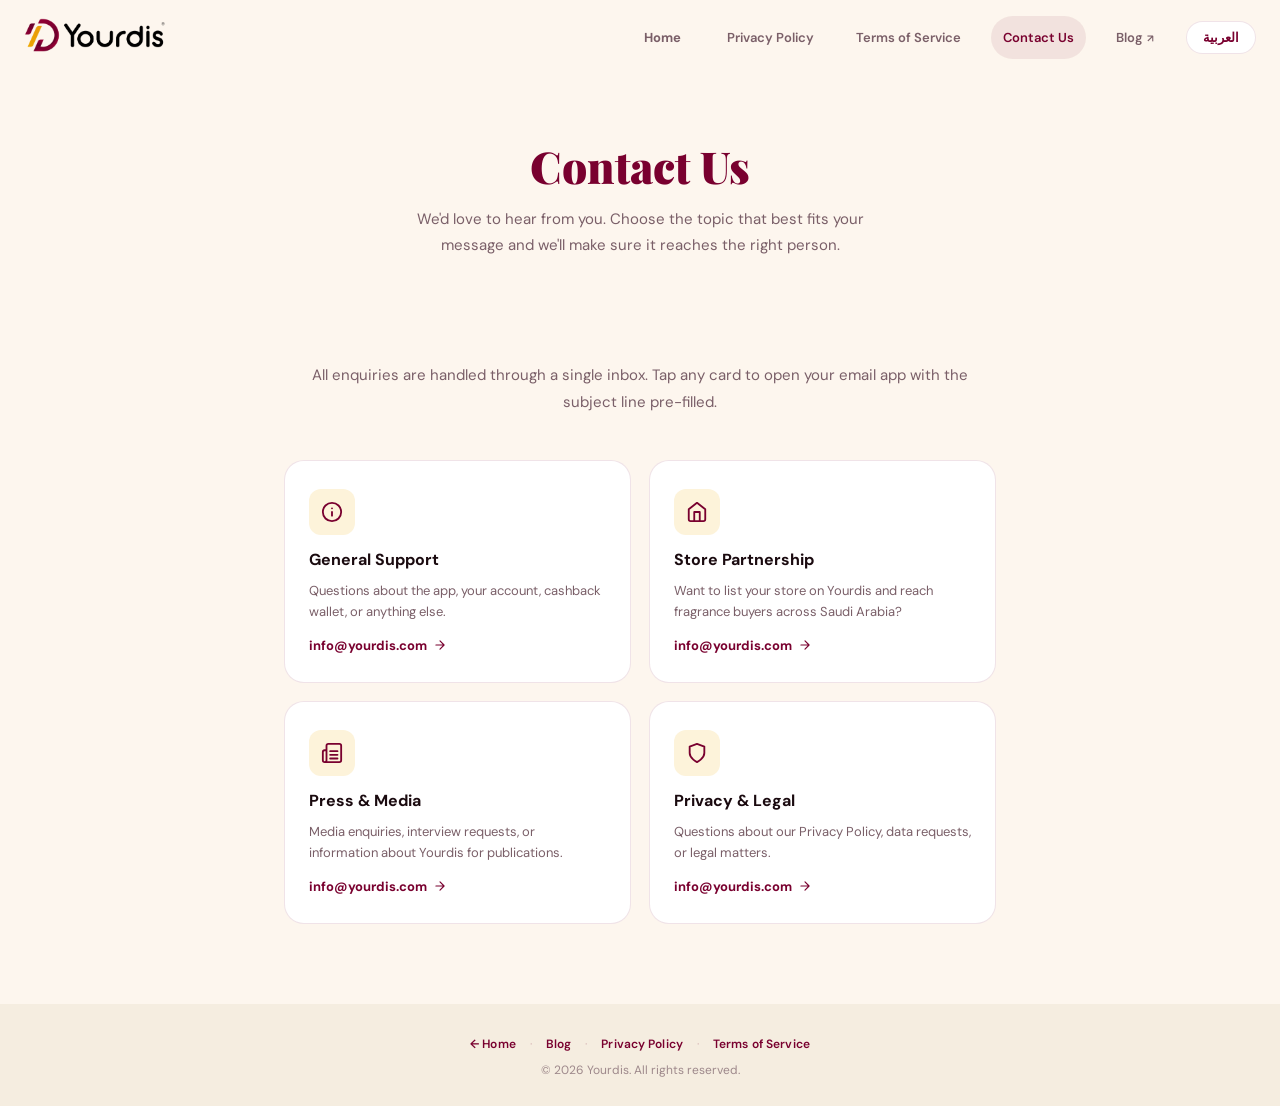
<file: contact-us.html>
<!DOCTYPE html>
<html lang="en" dir="ltr" prefix="og: https://ogp.me/ns#">
<head>
<meta charset="UTF-8" />
<meta name="viewport" content="width=device-width, initial-scale=1.0" />
<title>Contact Us – Yourdis | تواصل معنا</title>
<meta name="description" content="Get in touch with Yourdis — support, store partnership, press, or legal inquiries." />
<meta name="robots" content="index, follow" />
<link rel="canonical" href="https://yourdis.com/contact-us/" />
<meta property="og:type" content="website" />
<meta property="og:url" content="https://yourdis.com/contact-us/" />
<meta property="og:title" content="Contact Us – Yourdis" />
<meta property="og:description" content="Get in touch with Yourdis — support, store partnership, press, or legal inquiries." />
<meta property="og:image" content="https://yourdis.com/og-image.png" />
<link rel="icon" type="image/png" href="assets/icon_Light.png" />
<link rel="apple-touch-icon" href="assets/icon_Light.png" />
<link rel="alternate" hreflang="en" href="https://yourdis.com/contact-us/" />
<link rel="alternate" hreflang="ar" href="https://yourdis.com/contact-us/" />
<link rel="alternate" hreflang="x-default" href="https://yourdis.com/contact-us/" />
<link rel="preconnect" href="https://fonts.googleapis.com" />
<link rel="preconnect" href="https://fonts.gstatic.com" crossorigin />
<link href="https://fonts.googleapis.com/css2?family=Playfair+Display:wght@700;900&family=DM+Sans:wght@400;500;600&family=Cairo:wght@400;600;700;900&display=swap" rel="stylesheet" />

<script src="translations.js" defer></script>
<link rel="stylesheet" href="base.css" />

<style>
/* ══════════════════════════════════════════
   LANDING PAGE
══════════════════════════════════════════ */
.hero {
  min-height: 100svh; background: var(--cream);
  position: relative; overflow: hidden;
  display: flex; flex-direction: column;
  align-items: center; justify-content: center;
  padding: 80px 24px;
}
.hero::before { content: ''; position: absolute; width: 820px; height: 820px; border-radius: 50%; border: 1.5px solid rgba(121,0,47,0.09); top: -280px; right: -220px; pointer-events: none; }
.hero::after { content: ''; position: absolute; width: 520px; height: 520px; border-radius: 50%; background: radial-gradient(circle, rgba(234,160,5,0.07) 0%, transparent 70%); bottom: -80px; left: -80px; pointer-events: none; }
.hero-ring { position: absolute; width: 1100px; height: 1100px; border-radius: 50%; border: 1px solid rgba(121,0,47,0.05); top: 50%; left: 50%; transform: translate(-50%,-50%); pointer-events: none; }
.hero-ring2 { position: absolute; width: 700px; height: 700px; border-radius: 50%; border: 1px solid rgba(234,160,5,0.10); top: 50%; left: 50%; transform: translate(-50%,-50%); pointer-events: none; }
.hero-logo { position: relative; z-index: 2; margin-bottom: 40px; }
.hero-logo img { height: 48px; width: auto; display: block; }
.hero-eyebrow { position: relative; z-index: 2; font-size: 11px; font-weight: 700; letter-spacing: 0.18em; text-transform: uppercase; color: var(--gold); margin-bottom: 18px; }
.hero-headline { position: relative; z-index: 2; font-family: 'Playfair Display', serif; font-size: clamp(36px, 7vw, 72px); font-weight: 900; color: var(--crimson); text-align: center; line-height: 1.1; max-width: 780px; margin-bottom: 22px; }
.hero-headline em { font-style: italic; color: var(--gold); }
body.ar .hero-headline { font-family: 'Cairo', sans-serif; line-height: 1.3; }
.hero-sub { position: relative; z-index: 2; font-size: clamp(15px, 2.5vw, 18px); color: var(--muted); text-align: center; max-width: 500px; line-height: 1.75; margin-bottom: 40px; }
.hero-cta-group { position: relative; z-index: 2; display: flex; gap: 14px; flex-wrap: wrap; justify-content: center; margin-bottom: 60px; }
.btn-primary { display: flex; align-items: center; gap: 10px; background: var(--crimson); color: #fff; padding: 16px 30px; border-radius: 50px; font-size: 15px; font-weight: 700; box-shadow: 0 4px 24px rgba(121,0,47,0.30); transition: transform 0.2s, box-shadow 0.2s; }
.btn-primary:hover { transform: translateY(-2px); box-shadow: 0 8px 32px rgba(121,0,47,0.40); }
.btn-secondary { display: flex; align-items: center; gap: 10px; background: var(--white); color: var(--crimson); padding: 16px 30px; border-radius: 50px; font-size: 15px; font-weight: 600; border: 1.5px solid var(--border); box-shadow: 0 2px 12px rgba(121,0,47,0.07); transition: background 0.2s, color 0.2s; }
.btn-secondary:hover { background: var(--crimson); color: #fff; }
.hero-stats { position: relative; z-index: 2; display: flex; flex-wrap: wrap; justify-content: center; background: var(--white); border-radius: 20px; border: 1.5px solid var(--border); box-shadow: 0 4px 28px rgba(121,0,47,0.08); overflow: hidden; }
.stat-item { text-align: center; padding: 24px 36px; border-inline-end: 1.5px solid var(--border); }
.stat-item:last-child { border-inline-end: none; }
.stat-number { font-family: 'Playfair Display', serif; font-size: 28px; font-weight: 900; color: var(--crimson); display: block; }
.stat-label { font-size: 12px; color: var(--muted); font-weight: 500; margin-top: 3px; }
.scroll-hint { position: absolute; bottom: 26px; left: 50%; transform: translateX(-50%); z-index: 2; display: flex; flex-direction: column; align-items: center; gap: 6px; opacity: 0.35; }
.scroll-hint span { font-size: 10px; color: var(--crimson); letter-spacing: 0.12em; }
.scroll-dot { width: 1.5px; height: 34px; background: linear-gradient(to bottom, var(--crimson), transparent); animation: scrollDot 1.8s ease-in-out infinite; }
@keyframes scrollDot { 0%,100% { opacity:0; transform:scaleY(0.3); transform-origin:top; } 50% { opacity:1; transform:scaleY(1); } }

.stores-section { background: var(--white); padding: 64px 0; overflow: hidden; }
.stores-label { text-align: center; font-size: 11px; font-weight: 700; letter-spacing: 0.18em; text-transform: uppercase; color: var(--muted); margin-bottom: 30px; padding: 0 24px; }
.marquee-wrap { overflow: hidden; -webkit-mask-image: linear-gradient(to right, transparent, black 10%, black 90%, transparent); mask-image: linear-gradient(to right, transparent, black 10%, black 90%, transparent); direction: ltr; }
.marquee-track { display: flex; animation: marquee 40s linear infinite; width: max-content; will-change: transform; direction: ltr; }
@keyframes marquee { from { transform: translateX(0); } to { transform: translateX(-50%); } }
.store-pill { display: flex; align-items: center; gap: 9px; background: var(--cream); border: 1.5px solid var(--border); padding: 10px 18px; border-radius: 50px; white-space: nowrap; flex-shrink: 0; margin-right: 14px; transition: border-color 0.2s, background 0.2s; }
.store-pill:hover { border-color: var(--gold); background: var(--gold-pale); }
.store-pill-dot { width: 6px; height: 6px; border-radius: 50%; background: var(--gold); flex-shrink: 0; }
.store-pill-name { font-size: 13px; font-weight: 600; color: var(--ink); }

.how-section { background: var(--cream); }
.how-grid { display: grid; grid-template-columns: repeat(auto-fit, minmax(240px, 1fr)); gap: 22px; margin-top: 54px; }
.how-card { background: var(--white); border-radius: var(--radius); padding: 34px 26px; position: relative; overflow: hidden; border: 1.5px solid var(--border); transition: transform 0.3s, box-shadow 0.3s; }
.how-card:hover { transform: translateY(-5px); box-shadow: 0 18px 52px rgba(121,0,47,0.09); }
.how-step-num { font-family: 'Playfair Display', serif; font-size: 60px; font-weight: 900; color: rgba(121,0,47,0.06); line-height: 1; position: absolute; top: 12px; right: 16px; }
body.ar .how-step-num { right: auto; left: 16px; }
.how-icon { width: 48px; height: 48px; background: var(--crimson); border-radius: 13px; display: flex; align-items: center; justify-content: center; margin-bottom: 20px; }
.how-icon svg { width: 22px; height: 22px; color: #fff; }
.how-card h3 { font-size: 17px; font-weight: 700; margin-bottom: 10px; color: var(--ink); }
body.ar .how-card h3 { font-family: 'Cairo', sans-serif; }
.how-card p { font-size: 14px; color: var(--muted); line-height: 1.72; }

.features-section { background: var(--white); }
.features-grid { display: grid; grid-template-columns: 1fr 1fr; gap: 20px; margin-top: 54px; }
.feat-card { background: var(--cream); border-radius: var(--radius); padding: 32px 28px; border: 1.5px solid var(--border); transition: box-shadow 0.3s; }
.feat-card:hover { box-shadow: 0 12px 40px rgba(121,0,47,0.08); }
.feat-card.featured { background: var(--crimson); border-color: transparent; grid-column: span 2; display: grid; grid-template-columns: 1fr 1fr; gap: 44px; align-items: center; }
.feat-card.sell { background: linear-gradient(135deg, var(--cream), var(--gold-pale)); border-color: rgba(234,160,5,0.25); grid-column: span 2; display: grid; grid-template-columns: 1fr 1fr; gap: 44px; align-items: center; }
.feat-card.history { background: #4C0025; border-color: transparent; grid-column: span 2; display: grid; grid-template-columns: 1fr 1fr; gap: 44px; align-items: center; }
.feat-icon { width: 50px; height: 50px; background: var(--gold-pale); border-radius: 13px; display: flex; align-items: center; justify-content: center; margin-bottom: 20px; }
.feat-icon svg { width: 23px; height: 23px; color: var(--crimson); }
.feat-card.featured .feat-icon { background: rgba(234,160,5,0.18); }
.feat-card.featured .feat-icon svg { color: var(--gold); }
.feat-card.sell .feat-icon { background: rgba(234,160,5,0.22); }
.feat-card.sell .feat-icon svg { color: var(--crimson); }
.feat-card.history .feat-icon { background: rgba(234,160,5,0.12); }
.feat-card.history .feat-icon svg { color: var(--gold); }
.feat-card h3 { font-size: 18px; font-weight: 700; margin-bottom: 12px; color: var(--ink); }
body.ar .feat-card h3 { font-family: 'Cairo', sans-serif; }
.feat-card.featured h3, .feat-card.history h3 { color: #fff; }
.feat-card p { font-size: 14px; color: var(--muted); line-height: 1.75; }
.feat-card.featured p { color: rgba(255,255,255,0.68); }
.feat-card.history p { color: rgba(255,255,255,0.60); }
.compare-mock { background: rgba(255,255,255,0.08); border-radius: var(--radius-sm); padding: 18px; border: 1px solid rgba(255,255,255,0.12); }
.compare-mock-label { font-size: 10px; color: rgba(255,255,255,0.40); letter-spacing: 0.08em; text-transform: uppercase; margin-bottom: 12px; }
.compare-mock-row { display: flex; align-items: center; justify-content: space-between; padding: 11px 13px; border-radius: 10px; margin-bottom: 7px; font-size: 13px; }
.compare-mock-row:last-child { margin-bottom: 0; }
.compare-mock-row.best { background: rgba(234,160,5,0.17); border: 1px solid rgba(234,160,5,0.28); }
.compare-mock-row.regular { background: rgba(255,255,255,0.06); }
.store-dot { width: 7px; height: 7px; border-radius: 50%; background: rgba(255,255,255,0.28); flex-shrink: 0; }
.compare-mock-row.best .store-dot { background: var(--gold); }
.store-name { color: rgba(255,255,255,0.65); flex: 1; margin: 0 10px; }
.compare-mock-row.best .store-name { color: #fff; font-weight: 600; }
.store-price { color: rgba(255,255,255,0.50); font-weight: 500; }
.compare-mock-row.best .store-price { color: #fff; font-weight: 700; }
.best-badge { background: var(--gold); color: var(--ink); font-size: 9px; font-weight: 700; padding: 2px 8px; border-radius: 20px; letter-spacing: 0.05em; margin-inline-start: 8px; }
.sell-mock { background: var(--white); border-radius: var(--radius-sm); padding: 20px; border: 1.5px solid rgba(234,160,5,0.22); }
.sell-mock-header { display: flex; align-items: center; gap: 10px; margin-bottom: 16px; padding-bottom: 14px; border-bottom: 1px solid rgba(121,0,47,0.09); }
.sell-mock-avatar { width: 34px; height: 34px; background: var(--gold-pale); border-radius: 50%; display: flex; align-items: center; justify-content: center; font-size: 13px; font-weight: 700; color: var(--crimson); }
.sell-mock-username { font-size: 13px; font-weight: 600; color: var(--ink); }
.sell-mock-badge { background: rgba(234,160,5,0.14); color: var(--crimson); font-size: 10px; font-weight: 700; padding: 2px 9px; border-radius: 20px; margin-inline-start: auto; }
.sell-mock-city { font-size: 11px; color: var(--muted); }
.sell-mock-body { font-size: 13px; color: var(--ink); line-height: 1.6; margin-bottom: 14px; }
.sell-mock-price { font-family: 'Playfair Display', serif; font-size: 22px; font-weight: 900; color: var(--crimson); margin-bottom: 14px; }
.sell-mock-perks { display: flex; flex-direction: column; gap: 7px; }
.sell-perk { display: flex; align-items: center; gap: 8px; font-size: 12px; font-weight: 600; color: #16a34a; }
.sell-perk svg { width: 14px; height: 14px; flex-shrink: 0; }
.data-tags { display: flex; flex-wrap: wrap; gap: 7px; margin-top: 18px; }
.data-tag { display: flex; align-items: center; gap: 5px; background: rgba(121,0,47,0.07); border: 1px solid rgba(121,0,47,0.11); padding: 5px 11px; border-radius: 20px; font-size: 11px; font-weight: 600; color: var(--crimson); }
.data-tag svg { width: 11px; height: 11px; flex-shrink: 0; }
.history-chart { background: rgba(255,255,255,0.04); border-radius: var(--radius-sm); padding: 20px; border: 1px solid rgba(255,255,255,0.09); }
.chart-header { display: flex; justify-content: space-between; align-items: flex-start; margin-bottom: 16px; }
.chart-title { font-size: 10px; color: rgba(255,255,255,0.35); letter-spacing: 0.08em; text-transform: uppercase; margin-bottom: 5px; }
.chart-price { font-family: 'Playfair Display', serif; font-size: 24px; font-weight: 900; color: var(--gold); }
.chart-change { font-size: 11px; color: #4ade80; font-weight: 600; }
.chart-note { font-size: 10px; color: rgba(255,255,255,0.28); margin-top: 3px; }
.chart-body { height: 68px; }
.chart-body svg { width: 100%; height: 100%; }
.chart-labels { display: flex; justify-content: space-between; margin-top: 8px; }
.chart-labels span { font-size: 10px; color: rgba(255,255,255,0.28); }
.cashback-section { background: var(--cashback-bg); position: relative; overflow: hidden; }
.cashback-section::before { content: ''; position: absolute; width: 600px; height: 600px; border-radius: 50%; background: radial-gradient(circle, rgba(234,160,5,0.10) 0%, transparent 70%); top: -160px; right: -160px; pointer-events: none; }
.cashback-inner { display: grid; grid-template-columns: 1fr 1fr; gap: 80px; align-items: center; }
.cashback-inner .section-title { color: var(--ink); }
.cashback-inner .section-sub { color: var(--muted); }
.cashback-wallet { background: var(--white); border-radius: var(--radius); border: 1.5px solid var(--border); box-shadow: 0 6px 36px rgba(121,0,47,0.09); padding: 30px; }
.wallet-header { display: flex; justify-content: space-between; align-items: flex-start; margin-bottom: 22px; }
.wallet-label { font-size: 10px; color: var(--muted); letter-spacing: 0.12em; text-transform: uppercase; margin-bottom: 6px; }
.wallet-balance { font-family: 'Playfair Display', serif; font-size: 38px; font-weight: 900; color: var(--crimson); line-height: 1; }
.wallet-sub { font-size: 11px; color: var(--muted); margin-top: 5px; }
.wallet-icon { color: var(--gold); opacity: 0.65; }
.wallet-txns { display: flex; flex-direction: column; gap: 8px; }
.txn-row { display: flex; justify-content: space-between; align-items: center; padding: 11px 13px; background: var(--cream); border-radius: 10px; font-size: 13px; border: 1px solid var(--border); }
.txn-name { color: var(--muted); }
.txn-amount { color: var(--crimson); font-weight: 700; }
.cashback-perks { display: flex; flex-direction: column; gap: 14px; margin-top: 28px; }
.perk { display: flex; gap: 12px; align-items: flex-start; }
.perk-dot { width: 7px; height: 7px; background: var(--gold); border-radius: 50%; margin-top: 7px; flex-shrink: 0; }
.perk p { font-size: 14px; color: var(--muted); line-height: 1.65; }
.community-section { background: var(--cream); }
.community-inner { display: grid; grid-template-columns: 1fr 1fr; gap: 80px; align-items: center; }
.community-posts { display: flex; flex-direction: column; gap: 12px; }
.comm-post { background: var(--white); border-radius: var(--radius-sm); padding: 18px 20px; border: 1.5px solid var(--border); transition: box-shadow 0.2s; }
.comm-post:hover { box-shadow: 0 8px 28px rgba(121,0,47,0.08); }
.comm-post-header { display: flex; justify-content: space-between; align-items: center; margin-bottom: 10px; }
.comm-badge { font-size: 10px; font-weight: 700; padding: 3px 10px; border-radius: 20px; letter-spacing: 0.05em; }
.comm-badge.inquiry { background: rgba(121,0,47,0.09); color: var(--crimson); }
.comm-badge.sale { background: rgba(234,160,5,0.14); color: var(--crimson); }
.comm-badge.article { background: rgba(30,100,200,0.09); color: #1a5cbf; }
.comm-post-user { font-size: 12px; color: var(--muted); font-weight: 500; }
.comm-post-text { font-size: 14px; color: var(--ink); line-height: 1.6; margin-bottom: 10px; }
.comm-post-footer { display: flex; gap: 16px; font-size: 12px; color: var(--muted); }
.ai-section { background: var(--white); }
.ai-inner { display: grid; grid-template-columns: 1fr 1fr; gap: 80px; align-items: center; }
.ai-chat-mock { background: var(--cream); border-radius: var(--radius); padding: 24px; border: 1.5px solid var(--border); }
.ai-chat-header { display: flex; align-items: center; gap: 12px; padding-bottom: 17px; border-bottom: 1px solid var(--border); margin-bottom: 17px; }
.ai-avatar { width: 42px; height: 42px; background: var(--white); border-radius: 50%; overflow: hidden; display: flex; align-items: center; justify-content: center; border: 1.5px solid var(--border); flex-shrink: 0; }
.ai-avatar img { width: 28px; height: 28px; object-fit: contain; }
.ai-name { font-weight: 700; font-size: 15px; color: var(--ink); }
.ai-status { font-size: 11px; color: #16a34a; font-weight: 600; }
.ai-bubble { padding: 13px 16px; border-radius: 16px; font-size: 13.5px; line-height: 1.65; margin-bottom: 10px; max-width: 92%; }
.ai-bubble.assistant { background: var(--white); border: 1px solid var(--border); border-bottom-left-radius: 4px; color: var(--ink); }
body.ar .ai-bubble.assistant { border-bottom-left-radius: 16px; border-bottom-right-radius: 4px; }
.ai-bubble.user { background: var(--crimson); color: #fff; margin-left: auto; border-bottom-right-radius: 4px; }
body.ar .ai-bubble.user { margin-left: 0; margin-right: auto; border-bottom-right-radius: 16px; border-bottom-left-radius: 4px; }
.install-section { background: var(--parchment); text-align: center; position: relative; overflow: hidden; border-top: 1.5px solid rgba(121,0,47,0.08); }
.install-section::before { content: ''; position: absolute; inset: 0; background: url("data:image/svg+xml,%3Csvg width='60' height='60' viewBox='0 0 60 60' xmlns='http://www.w3.org/2000/svg'%3E%3Ccircle cx='30' cy='30' r='1' fill='%2379002F' fill-opacity='0.04'/%3E%3C/svg%3E"); pointer-events: none; }
.install-logo { margin: 0 auto 32px; display: inline-flex; align-items: center; justify-content: center; }
.install-logo img { height: 48px; width: auto; display: block; }
.install-logo-wrap { text-align: center; margin-bottom: 32px; }
.install-section .section-title { color: var(--crimson); }
.install-section .section-sub { color: var(--muted); max-width: 440px; margin: 0 auto 40px; }
.install-btns { display: flex; justify-content: center; gap: 14px; flex-wrap: wrap; }
.install-btn { display: flex; align-items: center; gap: 12px; background: var(--crimson); color: #fff; padding: 14px 26px; border-radius: 14px; font-weight: 700; font-size: 14px; font-family: inherit; box-shadow: 0 4px 20px rgba(121,0,47,0.25); transition: transform 0.2s, box-shadow 0.2s; }
.install-btn:hover { transform: translateY(-3px); box-shadow: 0 10px 32px rgba(121,0,47,0.35); }
.install-btn svg { width: 26px; height: 26px; flex-shrink: 0; }
.install-btn span { display: flex; flex-direction: column; text-align: start; }
.install-btn small { font-size: 10px; font-weight: 400; opacity: 0.70; }
.install-btn strong { font-size: 15px; }

/* ══════════════════════════════════════════
   LEGAL PAGES (privacy, terms)
══════════════════════════════════════════ */
.doc-hero { background: var(--cream); padding: 136px 24px 48px; text-align: center; }
.doc-hero-label { font-size: 11px; font-weight: 700; letter-spacing: 0.18em; text-transform: uppercase; color: var(--gold); margin-bottom: 14px; }
.doc-hero-title { font-family: 'Playfair Display', serif; font-size: clamp(28px, 5vw, 44px); font-weight: 900; color: var(--crimson); margin-bottom: 12px; }
body.ar .doc-hero-title { font-family: 'Cairo', sans-serif; }
.doc-hero-date { font-size: 13px; color: var(--muted); }
.doc-content { max-width: 760px; margin: 0 auto; padding: 60px 24px 80px; }
.doc-intro { background: var(--white); border-radius: 16px; padding: 28px 32px; border: 1.5px solid var(--border); margin-bottom: 48px; font-size: 15px; color: var(--muted); line-height: 1.8; }
.doc-section { margin-bottom: 44px; }
.doc-section-header { display: flex; align-items: baseline; gap: 14px; margin-bottom: 16px; padding-bottom: 12px; border-bottom: 1.5px solid var(--border); }
.doc-section-number { font-size: 11px; font-weight: 700; letter-spacing: 0.14em; text-transform: uppercase; color: var(--gold); white-space: nowrap; flex-shrink: 0; }
.doc-section h2 { font-family: 'Playfair Display', serif; font-size: clamp(17px, 3vw, 22px); font-weight: 900; color: var(--crimson); margin: 0; padding: 0; border: none; }
body.ar .doc-section h2 { font-family: 'Cairo', sans-serif; }
.doc-section p { font-size: 15px; color: var(--ink); margin-bottom: 14px; line-height: 1.8; }
.doc-section p:last-child { margin-bottom: 0; }
.doc-list { list-style: none; padding: 0; margin: 14px 0; display: flex; flex-direction: column; gap: 10px; }
.doc-list li { display: flex; gap: 12px; align-items: flex-start; font-size: 15px; color: var(--ink); line-height: 1.75; }
.doc-list li::before { content: ''; width: 6px; height: 6px; border-radius: 50%; background: var(--gold); flex-shrink: 0; margin-top: 9px; }
.doc-highlight { background: var(--gold-pale); border-radius: 12px; padding: 18px 22px; margin: 18px 0; font-size: 14px; color: var(--ink); line-height: 1.75; border-inline-start: 3px solid var(--gold); }
.doc-warning { background: rgba(121,0,47,0.05); border-radius: 12px; padding: 18px 22px; margin: 18px 0; font-size: 14px; color: var(--ink); line-height: 1.75; border-inline-start: 3px solid var(--crimson); }
.doc-link { color: var(--crimson); }
.doc-link:hover { text-decoration: underline; }
.doc-contact-box { background: var(--white); border-radius: 16px; padding: 28px 32px; border: 1.5px solid var(--border); margin-top: 48px; text-align: center; }
.doc-contact-box p { font-size: 14px; color: var(--muted); margin-bottom: 6px; }
.doc-contact-box a { font-size: 16px; font-weight: 700; color: var(--crimson); }

/* ══════════════════════════════════════════
   CONTACT PAGE
══════════════════════════════════════════ */
.contact-hero { background: var(--cream); padding: 136px 24px 48px; text-align: center; }
.contact-hero-label { font-size: 11px; font-weight: 700; letter-spacing: 0.18em; text-transform: uppercase; color: var(--gold); margin-bottom: 14px; }
.contact-hero-title { font-family: 'Playfair Display', serif; font-size: clamp(28px, 5vw, 44px); font-weight: 900; color: var(--crimson); margin-bottom: 12px; }
body.ar .contact-hero-title { font-family: 'Cairo', sans-serif; }
.contact-hero-sub { font-size: 15px; color: var(--muted); max-width: 460px; margin: 0 auto; line-height: 1.7; }
.contact-content { max-width: 760px; margin: 0 auto; padding: 56px 24px 80px; }
.contact-intro { font-size: 15px; color: var(--muted); line-height: 1.8; margin-bottom: 44px; text-align: center; }
.contact-cards { display: grid; grid-template-columns: 1fr 1fr; gap: 18px; }
.contact-card { background: var(--white); border-radius: var(--radius); padding: 28px 24px; border: 1.5px solid var(--border); display: flex; flex-direction: column; gap: 10px; transition: box-shadow 0.2s, transform 0.2s; text-decoration: none; }
.contact-card:hover { box-shadow: 0 12px 40px rgba(121,0,47,0.10); transform: translateY(-3px); }
.contact-card-icon { width: 46px; height: 46px; border-radius: 12px; background: var(--gold-pale); display: flex; align-items: center; justify-content: center; margin-bottom: 4px; }
.contact-card-icon svg { width: 22px; height: 22px; color: var(--crimson); }
.contact-card-title { font-size: 16px; font-weight: 700; color: var(--ink); }
body.ar .contact-card-title { font-family: 'Cairo', sans-serif; }
.contact-card-desc { font-size: 13px; color: var(--muted); line-height: 1.65; flex: 1; }
.contact-card-action { display: inline-flex; align-items: center; gap: 6px; font-size: 13px; font-weight: 700; color: var(--crimson); margin-top: 4px; }
.contact-card-action svg { width: 14px; height: 14px; }

/* ══════════════════════════════════════════
   RESPONSIVE
══════════════════════════════════════════ */
@media (max-width: 768px) {
  .cashback-inner,
  .community-inner,
  .ai-inner { grid-template-columns: 1fr; gap: 40px; }
}
@media (max-width: 700px) {
  section { padding: 72px 20px; }
  .hero-cta-group { flex-direction: column; align-items: center; }
  .btn-primary, .btn-secondary { width: 100%; max-width: 320px; justify-content: center; }
  .hero-stats { flex-direction: column; }
  .stat-item { border-inline-end: none !important; border-bottom: 1.5px solid var(--border); }
  .stat-item:last-child { border-bottom: none; }
  .features-grid { grid-template-columns: 1fr; }
  .feat-card.featured, .feat-card.sell, .feat-card.history { grid-column: span 1; grid-template-columns: 1fr; }
  .contact-cards { grid-template-columns: 1fr; }
}

</style>
</head>
<body class="en">
<script src="i18n.js"></script>

<div data-shared-header></div>
<script src="shared-header.js" defer></script>

<div class="contact-hero">
  <h1 class="contact-hero-title" data-i18n="contact_title"></h1>
  <p class="contact-hero-sub" data-i18n="contact_sub"></p>
</div>

<div class="contact-content">
  <p class="contact-intro" data-i18n="contact_intro"></p>
  <div class="contact-cards">

    <a href="mailto:info@yourdis.com?subject=Support%20Request%20%E2%80%93%20Yourdis" data-subject-en="Support Request – Yourdis" data-subject-ar="طلب دعم – يوردس" class="contact-card">
      <div class="contact-card-icon"><svg viewBox="0 0 24 24" fill="none" stroke="currentColor" stroke-width="2" stroke-linecap="round" stroke-linejoin="round"><circle cx="12" cy="12" r="10"/><path d="M12 16v-4M12 8h.01"/></svg></div>
      <div class="contact-card-title" data-i18n="contact_card1_title"></div>
      <div class="contact-card-desc" data-i18n="contact_card1_desc"></div>
      <div class="contact-card-action"><span>info@yourdis.com</span><svg viewBox="0 0 24 24" fill="none" stroke="currentColor" stroke-width="2" stroke-linecap="round" stroke-linejoin="round"><path d="M5 12h14M12 5l7 7-7 7"/></svg></div>
    </a>

    <a href="mailto:info@yourdis.com?subject=Store%20Partnership%20Inquiry" data-subject-en="Store Partnership Inquiry" data-subject-ar="استفسار شراكة متجر" class="contact-card">
      <div class="contact-card-icon"><svg viewBox="0 0 24 24" fill="none" stroke="currentColor" stroke-width="2" stroke-linecap="round" stroke-linejoin="round"><path d="M3 9l9-7 9 7v11a2 2 0 0 1-2 2H5a2 2 0 0 1-2-2z"/><polyline points="9 22 9 12 15 12 15 22"/></svg></div>
      <div class="contact-card-title" data-i18n="contact_card2_title"></div>
      <div class="contact-card-desc" data-i18n="contact_card2_desc"></div>
      <div class="contact-card-action"><span>info@yourdis.com</span><svg viewBox="0 0 24 24" fill="none" stroke="currentColor" stroke-width="2" stroke-linecap="round" stroke-linejoin="round"><path d="M5 12h14M12 5l7 7-7 7"/></svg></div>
    </a>

    <a href="mailto:info@yourdis.com?subject=Press%20Inquiry" data-subject-en="Press Inquiry" data-subject-ar="استفسار إعلامي" class="contact-card">
      <div class="contact-card-icon"><svg viewBox="0 0 24 24" fill="none" stroke="currentColor" stroke-width="2" stroke-linecap="round" stroke-linejoin="round"><path d="M4 22h16a2 2 0 0 0 2-2V4a2 2 0 0 0-2-2H8a2 2 0 0 0-2 2v16a2 2 0 0 1-2 2zm0 0a2 2 0 0 1-2-2v-9c0-1.1.9-2 2-2h2"/><path d="M18 14h-8M18 10h-8M18 18h-8"/></svg></div>
      <div class="contact-card-title" data-i18n="contact_card3_title"></div>
      <div class="contact-card-desc" data-i18n="contact_card3_desc"></div>
      <div class="contact-card-action"><span>info@yourdis.com</span><svg viewBox="0 0 24 24" fill="none" stroke="currentColor" stroke-width="2" stroke-linecap="round" stroke-linejoin="round"><path d="M5 12h14M12 5l7 7-7 7"/></svg></div>
    </a>

    <a href="mailto:info@yourdis.com?subject=Privacy%20%2F%20Legal%20Matter" data-subject-en="Privacy / Legal Matter" data-subject-ar="خصوصية / شأن قانوني" class="contact-card">
      <div class="contact-card-icon"><svg viewBox="0 0 24 24" fill="none" stroke="currentColor" stroke-width="2" stroke-linecap="round" stroke-linejoin="round"><path d="M12 22s8-4 8-10V5l-8-3-8 3v7c0 6 8 10 8 10z"/></svg></div>
      <div class="contact-card-title" data-i18n="contact_card4_title"></div>
      <div class="contact-card-desc" data-i18n="contact_card4_desc"></div>
      <div class="contact-card-action"><span>info@yourdis.com</span><svg viewBox="0 0 24 24" fill="none" stroke="currentColor" stroke-width="2" stroke-linecap="round" stroke-linejoin="round"><path d="M5 12h14M12 5l7 7-7 7"/></svg></div>
    </a>

  </div>
</div>

<div data-shared-footer></div>
<script src="shared-footer.js" defer></script>

<script>
document.addEventListener('DOMContentLoaded', applyLang);
</script>
</body>
</html>
</file>
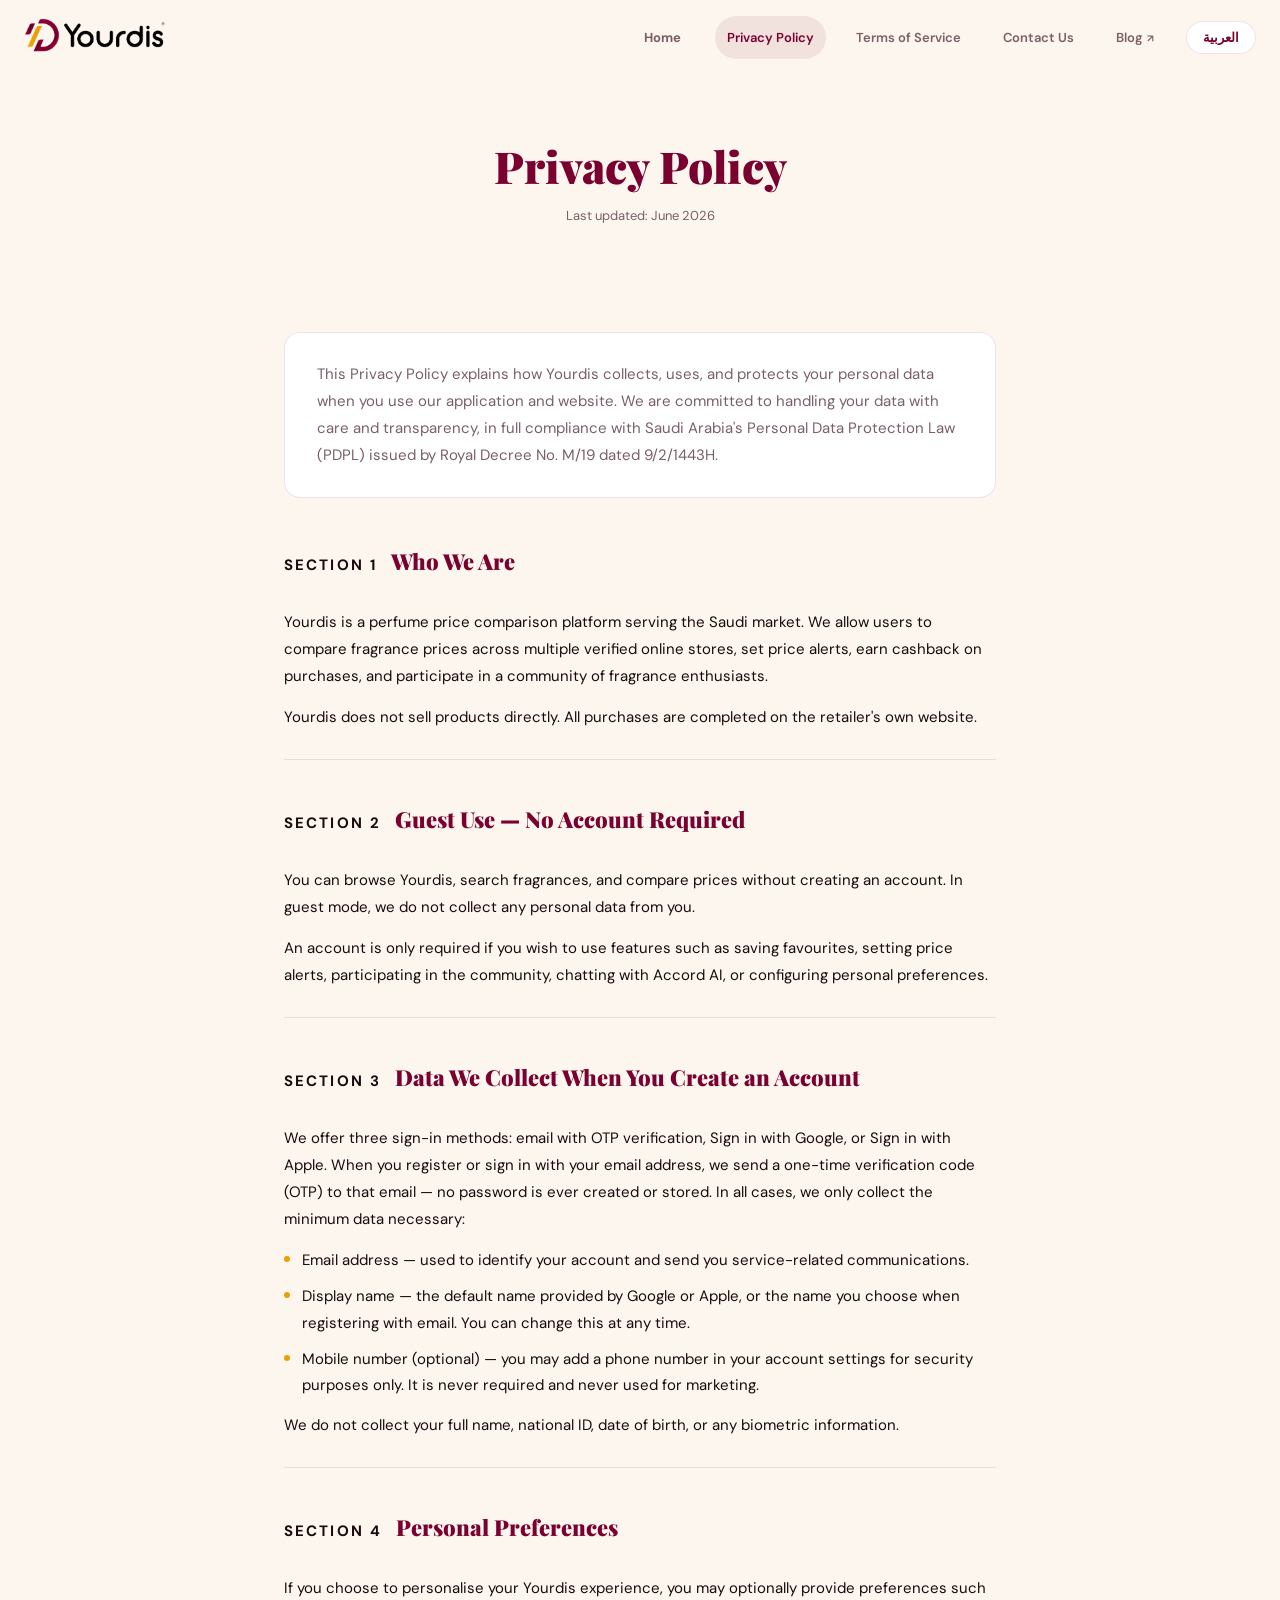
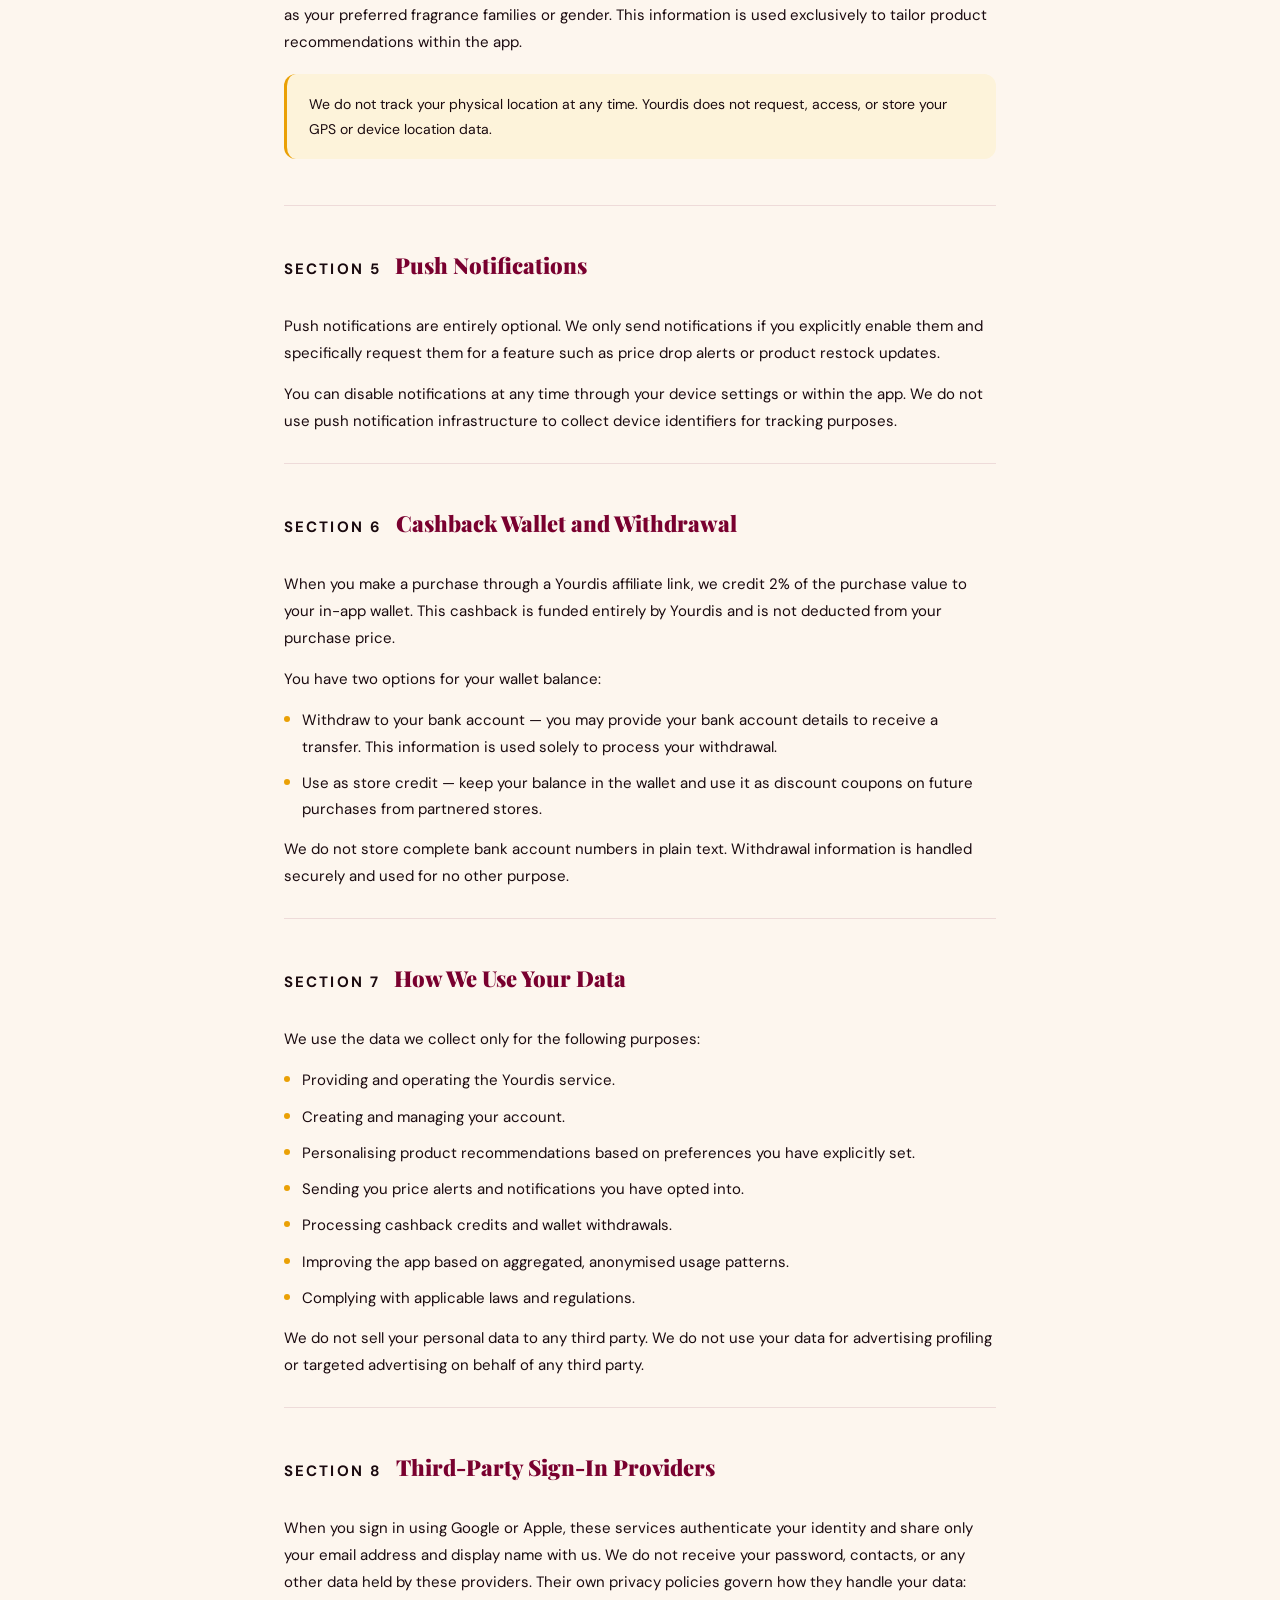
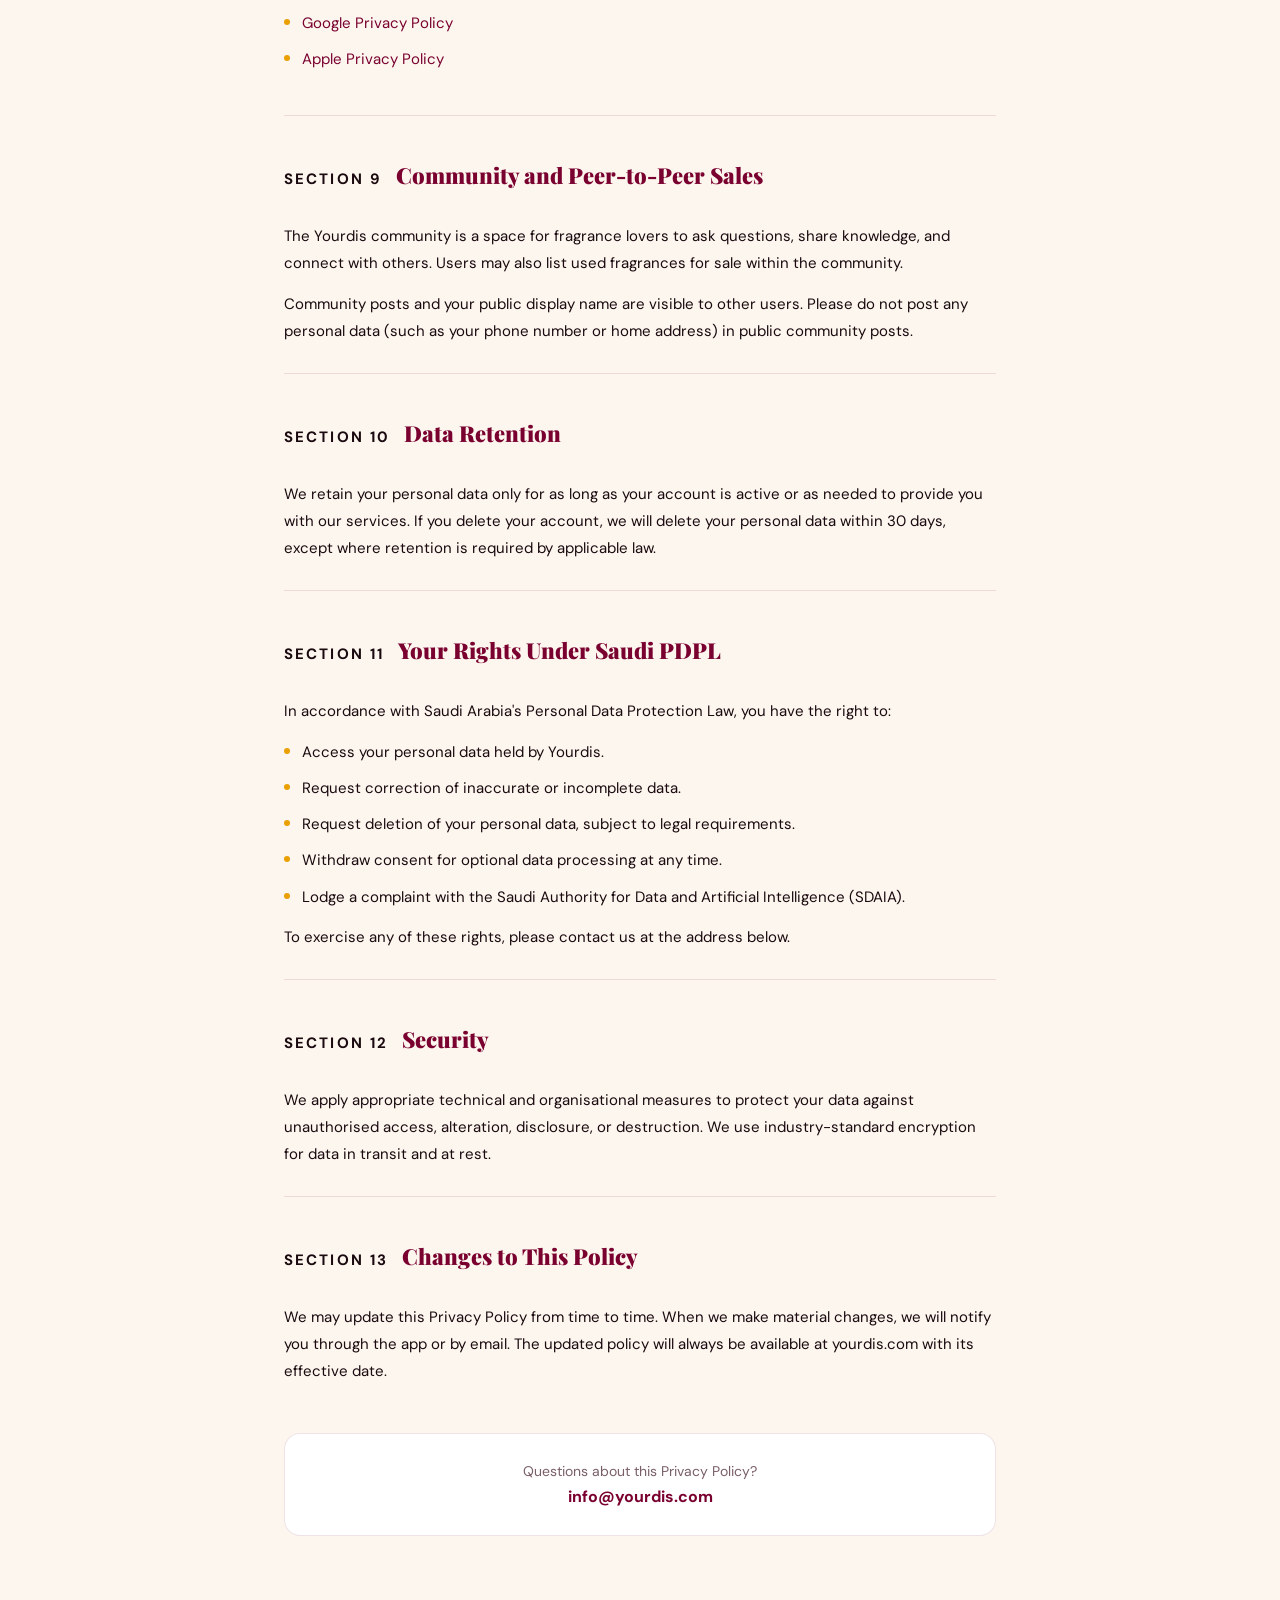
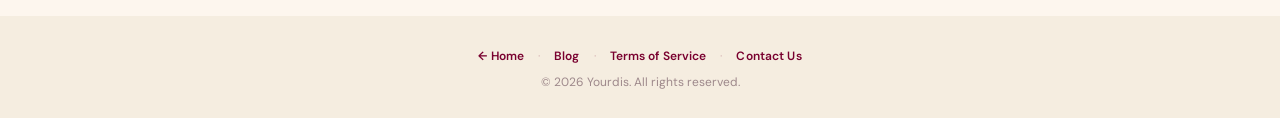
<file: privacy-policy.html>
<!DOCTYPE html>
<html lang="en" dir="ltr" prefix="og: https://ogp.me/ns#">
<head>
<meta charset="UTF-8" />
<meta name="viewport" content="width=device-width, initial-scale=1.0" />
<title>Privacy Policy – Yourdis | سياسة الخصوصية</title>
<meta name="description" content="Yourdis Privacy Policy — how we collect, use, and protect your personal data in accordance with Saudi Arabia's PDPL." />
<meta name="robots" content="index, follow" />
<link rel="canonical" href="https://yourdis.com/privacy-policy/" />
<meta property="og:type" content="website" />
<meta property="og:url" content="https://yourdis.com/privacy-policy/" />
<meta property="og:title" content="Privacy Policy – Yourdis" />
<meta property="og:description" content="How Yourdis collects, uses, and protects your personal data." />
<meta property="og:image" content="https://yourdis.com/og-image.png" />
<link rel="icon" type="image/png" href="assets/icon_Light.png" />
<link rel="apple-touch-icon" href="assets/icon_Light.png" />
<link rel="alternate" hreflang="en" href="https://yourdis.com/privacy-policy/" />
<link rel="alternate" hreflang="ar" href="https://yourdis.com/privacy-policy/" />
<link rel="alternate" hreflang="x-default" href="https://yourdis.com/privacy-policy/" />
<link rel="preconnect" href="https://fonts.googleapis.com" />
<link rel="preconnect" href="https://fonts.gstatic.com" crossorigin />
<link href="https://fonts.googleapis.com/css2?family=Playfair+Display:wght@700;900&family=DM+Sans:wght@400;500;600&family=Cairo:wght@400;600;700;900&display=swap" rel="stylesheet" />

<script src="translations.js" defer></script>
<link rel="stylesheet" href="base.css" />

<style>
/* ══════════════════════════════════════════
   LANDING PAGE
══════════════════════════════════════════ */
.hero {
  min-height: 100svh; background: var(--cream);
  position: relative; overflow: hidden;
  display: flex; flex-direction: column;
  align-items: center; justify-content: center;
  padding: 80px 24px;
}
.hero::before { content: ''; position: absolute; width: 820px; height: 820px; border-radius: 50%; border: 1.5px solid rgba(121,0,47,0.09); top: -280px; right: -220px; pointer-events: none; }
.hero::after { content: ''; position: absolute; width: 520px; height: 520px; border-radius: 50%; background: radial-gradient(circle, rgba(234,160,5,0.07) 0%, transparent 70%); bottom: -80px; left: -80px; pointer-events: none; }
.hero-ring { position: absolute; width: 1100px; height: 1100px; border-radius: 50%; border: 1px solid rgba(121,0,47,0.05); top: 50%; left: 50%; transform: translate(-50%,-50%); pointer-events: none; }
.hero-ring2 { position: absolute; width: 700px; height: 700px; border-radius: 50%; border: 1px solid rgba(234,160,5,0.10); top: 50%; left: 50%; transform: translate(-50%,-50%); pointer-events: none; }
.hero-logo { position: relative; z-index: 2; margin-bottom: 40px; }
.hero-logo img { height: 48px; width: auto; display: block; }
.hero-eyebrow { position: relative; z-index: 2; font-size: 11px; font-weight: 700; letter-spacing: 0.18em; text-transform: uppercase; color: var(--gold); margin-bottom: 18px; }
.hero-headline { position: relative; z-index: 2; font-family: 'Playfair Display', serif; font-size: clamp(36px, 7vw, 72px); font-weight: 900; color: var(--crimson); text-align: center; line-height: 1.1; max-width: 780px; margin-bottom: 22px; }
.hero-headline em { font-style: italic; color: var(--gold); }
body.ar .hero-headline { font-family: 'Cairo', sans-serif; line-height: 1.3; }
.hero-sub { position: relative; z-index: 2; font-size: clamp(15px, 2.5vw, 18px); color: var(--muted); text-align: center; max-width: 500px; line-height: 1.75; margin-bottom: 40px; }
.hero-cta-group { position: relative; z-index: 2; display: flex; gap: 14px; flex-wrap: wrap; justify-content: center; margin-bottom: 60px; }
.btn-primary { display: flex; align-items: center; gap: 10px; background: var(--crimson); color: #fff; padding: 16px 30px; border-radius: 50px; font-size: 15px; font-weight: 700; box-shadow: 0 4px 24px rgba(121,0,47,0.30); transition: transform 0.2s, box-shadow 0.2s; }
.btn-primary:hover { transform: translateY(-2px); box-shadow: 0 8px 32px rgba(121,0,47,0.40); }
.btn-secondary { display: flex; align-items: center; gap: 10px; background: var(--white); color: var(--crimson); padding: 16px 30px; border-radius: 50px; font-size: 15px; font-weight: 600; border: 1.5px solid var(--border); box-shadow: 0 2px 12px rgba(121,0,47,0.07); transition: background 0.2s, color 0.2s; }
.btn-secondary:hover { background: var(--crimson); color: #fff; }
.hero-stats { position: relative; z-index: 2; display: flex; flex-wrap: wrap; justify-content: center; background: var(--white); border-radius: 20px; border: 1.5px solid var(--border); box-shadow: 0 4px 28px rgba(121,0,47,0.08); overflow: hidden; }
.stat-item { text-align: center; padding: 24px 36px; border-inline-end: 1.5px solid var(--border); }
.stat-item:last-child { border-inline-end: none; }
.stat-number { font-family: 'Playfair Display', serif; font-size: 28px; font-weight: 900; color: var(--crimson); display: block; }
.stat-label { font-size: 12px; color: var(--muted); font-weight: 500; margin-top: 3px; }
.scroll-hint { position: absolute; bottom: 26px; left: 50%; transform: translateX(-50%); z-index: 2; display: flex; flex-direction: column; align-items: center; gap: 6px; opacity: 0.35; }
.scroll-hint span { font-size: 10px; color: var(--crimson); letter-spacing: 0.12em; }
.scroll-dot { width: 1.5px; height: 34px; background: linear-gradient(to bottom, var(--crimson), transparent); animation: scrollDot 1.8s ease-in-out infinite; }
@keyframes scrollDot { 0%,100% { opacity:0; transform:scaleY(0.3); transform-origin:top; } 50% { opacity:1; transform:scaleY(1); } }

.stores-section { background: var(--white); padding: 64px 0; overflow: hidden; }
.stores-label { text-align: center; font-size: 11px; font-weight: 700; letter-spacing: 0.18em; text-transform: uppercase; color: var(--muted); margin-bottom: 30px; padding: 0 24px; }
.marquee-wrap { overflow: hidden; -webkit-mask-image: linear-gradient(to right, transparent, black 10%, black 90%, transparent); mask-image: linear-gradient(to right, transparent, black 10%, black 90%, transparent); direction: ltr; }
.marquee-track { display: flex; animation: marquee 40s linear infinite; width: max-content; will-change: transform; direction: ltr; }
@keyframes marquee { from { transform: translateX(0); } to { transform: translateX(-50%); } }
.store-pill { display: flex; align-items: center; gap: 9px; background: var(--cream); border: 1.5px solid var(--border); padding: 10px 18px; border-radius: 50px; white-space: nowrap; flex-shrink: 0; margin-right: 14px; transition: border-color 0.2s, background 0.2s; }
.store-pill:hover { border-color: var(--gold); background: var(--gold-pale); }
.store-pill-dot { width: 6px; height: 6px; border-radius: 50%; background: var(--gold); flex-shrink: 0; }
.store-pill-name { font-size: 13px; font-weight: 600; color: var(--ink); }

.how-section { background: var(--cream); }
.how-grid { display: grid; grid-template-columns: repeat(auto-fit, minmax(240px, 1fr)); gap: 22px; margin-top: 54px; }
.how-card { background: var(--white); border-radius: var(--radius); padding: 34px 26px; position: relative; overflow: hidden; border: 1.5px solid var(--border); transition: transform 0.3s, box-shadow 0.3s; }
.how-card:hover { transform: translateY(-5px); box-shadow: 0 18px 52px rgba(121,0,47,0.09); }
.how-step-num { font-family: 'Playfair Display', serif; font-size: 60px; font-weight: 900; color: rgba(121,0,47,0.06); line-height: 1; position: absolute; top: 12px; right: 16px; }
body.ar .how-step-num { right: auto; left: 16px; }
.how-icon { width: 48px; height: 48px; background: var(--crimson); border-radius: 13px; display: flex; align-items: center; justify-content: center; margin-bottom: 20px; }
.how-icon svg { width: 22px; height: 22px; color: #fff; }
.how-card h3 { font-size: 17px; font-weight: 700; margin-bottom: 10px; color: var(--ink); }
body.ar .how-card h3 { font-family: 'Cairo', sans-serif; }
.how-card p { font-size: 14px; color: var(--muted); line-height: 1.72; }

.features-section { background: var(--white); }
.features-grid { display: grid; grid-template-columns: 1fr 1fr; gap: 20px; margin-top: 54px; }
.feat-card { background: var(--cream); border-radius: var(--radius); padding: 32px 28px; border: 1.5px solid var(--border); transition: box-shadow 0.3s; }
.feat-card:hover { box-shadow: 0 12px 40px rgba(121,0,47,0.08); }
.feat-card.featured { background: var(--crimson); border-color: transparent; grid-column: span 2; display: grid; grid-template-columns: 1fr 1fr; gap: 44px; align-items: center; }
.feat-card.sell { background: linear-gradient(135deg, var(--cream), var(--gold-pale)); border-color: rgba(234,160,5,0.25); grid-column: span 2; display: grid; grid-template-columns: 1fr 1fr; gap: 44px; align-items: center; }
.feat-card.history { background: #4C0025; border-color: transparent; grid-column: span 2; display: grid; grid-template-columns: 1fr 1fr; gap: 44px; align-items: center; }
.feat-icon { width: 50px; height: 50px; background: var(--gold-pale); border-radius: 13px; display: flex; align-items: center; justify-content: center; margin-bottom: 20px; }
.feat-icon svg { width: 23px; height: 23px; color: var(--crimson); }
.feat-card.featured .feat-icon { background: rgba(234,160,5,0.18); }
.feat-card.featured .feat-icon svg { color: var(--gold); }
.feat-card.sell .feat-icon { background: rgba(234,160,5,0.22); }
.feat-card.sell .feat-icon svg { color: var(--crimson); }
.feat-card.history .feat-icon { background: rgba(234,160,5,0.12); }
.feat-card.history .feat-icon svg { color: var(--gold); }
.feat-card h3 { font-size: 18px; font-weight: 700; margin-bottom: 12px; color: var(--ink); }
body.ar .feat-card h3 { font-family: 'Cairo', sans-serif; }
.feat-card.featured h3, .feat-card.history h3 { color: #fff; }
.feat-card p { font-size: 14px; color: var(--muted); line-height: 1.75; }
.feat-card.featured p { color: rgba(255,255,255,0.68); }
.feat-card.history p { color: rgba(255,255,255,0.60); }
.compare-mock { background: rgba(255,255,255,0.08); border-radius: var(--radius-sm); padding: 18px; border: 1px solid rgba(255,255,255,0.12); }
.compare-mock-label { font-size: 10px; color: rgba(255,255,255,0.40); letter-spacing: 0.08em; text-transform: uppercase; margin-bottom: 12px; }
.compare-mock-row { display: flex; align-items: center; justify-content: space-between; padding: 11px 13px; border-radius: 10px; margin-bottom: 7px; font-size: 13px; }
.compare-mock-row:last-child { margin-bottom: 0; }
.compare-mock-row.best { background: rgba(234,160,5,0.17); border: 1px solid rgba(234,160,5,0.28); }
.compare-mock-row.regular { background: rgba(255,255,255,0.06); }
.store-dot { width: 7px; height: 7px; border-radius: 50%; background: rgba(255,255,255,0.28); flex-shrink: 0; }
.compare-mock-row.best .store-dot { background: var(--gold); }
.store-name { color: rgba(255,255,255,0.65); flex: 1; margin: 0 10px; }
.compare-mock-row.best .store-name { color: #fff; font-weight: 600; }
.store-price { color: rgba(255,255,255,0.50); font-weight: 500; }
.compare-mock-row.best .store-price { color: #fff; font-weight: 700; }
.best-badge { background: var(--gold); color: var(--ink); font-size: 9px; font-weight: 700; padding: 2px 8px; border-radius: 20px; letter-spacing: 0.05em; margin-inline-start: 8px; }
.sell-mock { background: var(--white); border-radius: var(--radius-sm); padding: 20px; border: 1.5px solid rgba(234,160,5,0.22); }
.sell-mock-header { display: flex; align-items: center; gap: 10px; margin-bottom: 16px; padding-bottom: 14px; border-bottom: 1px solid rgba(121,0,47,0.09); }
.sell-mock-avatar { width: 34px; height: 34px; background: var(--gold-pale); border-radius: 50%; display: flex; align-items: center; justify-content: center; font-size: 13px; font-weight: 700; color: var(--crimson); }
.sell-mock-username { font-size: 13px; font-weight: 600; color: var(--ink); }
.sell-mock-badge { background: rgba(234,160,5,0.14); color: var(--crimson); font-size: 10px; font-weight: 700; padding: 2px 9px; border-radius: 20px; margin-inline-start: auto; }
.sell-mock-city { font-size: 11px; color: var(--muted); }
.sell-mock-body { font-size: 13px; color: var(--ink); line-height: 1.6; margin-bottom: 14px; }
.sell-mock-price { font-family: 'Playfair Display', serif; font-size: 22px; font-weight: 900; color: var(--crimson); margin-bottom: 14px; }
.sell-mock-perks { display: flex; flex-direction: column; gap: 7px; }
.sell-perk { display: flex; align-items: center; gap: 8px; font-size: 12px; font-weight: 600; color: #16a34a; }
.sell-perk svg { width: 14px; height: 14px; flex-shrink: 0; }
.data-tags { display: flex; flex-wrap: wrap; gap: 7px; margin-top: 18px; }
.data-tag { display: flex; align-items: center; gap: 5px; background: rgba(121,0,47,0.07); border: 1px solid rgba(121,0,47,0.11); padding: 5px 11px; border-radius: 20px; font-size: 11px; font-weight: 600; color: var(--crimson); }
.data-tag svg { width: 11px; height: 11px; flex-shrink: 0; }
.history-chart { background: rgba(255,255,255,0.04); border-radius: var(--radius-sm); padding: 20px; border: 1px solid rgba(255,255,255,0.09); }
.chart-header { display: flex; justify-content: space-between; align-items: flex-start; margin-bottom: 16px; }
.chart-title { font-size: 10px; color: rgba(255,255,255,0.35); letter-spacing: 0.08em; text-transform: uppercase; margin-bottom: 5px; }
.chart-price { font-family: 'Playfair Display', serif; font-size: 24px; font-weight: 900; color: var(--gold); }
.chart-change { font-size: 11px; color: #4ade80; font-weight: 600; }
.chart-note { font-size: 10px; color: rgba(255,255,255,0.28); margin-top: 3px; }
.chart-body { height: 68px; }
.chart-body svg { width: 100%; height: 100%; }
.chart-labels { display: flex; justify-content: space-between; margin-top: 8px; }
.chart-labels span { font-size: 10px; color: rgba(255,255,255,0.28); }
.cashback-section { background: var(--cashback-bg); position: relative; overflow: hidden; }
.cashback-section::before { content: ''; position: absolute; width: 600px; height: 600px; border-radius: 50%; background: radial-gradient(circle, rgba(234,160,5,0.10) 0%, transparent 70%); top: -160px; right: -160px; pointer-events: none; }
.cashback-inner { display: grid; grid-template-columns: 1fr 1fr; gap: 80px; align-items: center; }
.cashback-inner .section-title { color: var(--ink); }
.cashback-inner .section-sub { color: var(--muted); }
.cashback-wallet { background: var(--white); border-radius: var(--radius); border: 1.5px solid var(--border); box-shadow: 0 6px 36px rgba(121,0,47,0.09); padding: 30px; }
.wallet-header { display: flex; justify-content: space-between; align-items: flex-start; margin-bottom: 22px; }
.wallet-label { font-size: 10px; color: var(--muted); letter-spacing: 0.12em; text-transform: uppercase; margin-bottom: 6px; }
.wallet-balance { font-family: 'Playfair Display', serif; font-size: 38px; font-weight: 900; color: var(--crimson); line-height: 1; }
.wallet-sub { font-size: 11px; color: var(--muted); margin-top: 5px; }
.wallet-icon { color: var(--gold); opacity: 0.65; }
.wallet-txns { display: flex; flex-direction: column; gap: 8px; }
.txn-row { display: flex; justify-content: space-between; align-items: center; padding: 11px 13px; background: var(--cream); border-radius: 10px; font-size: 13px; border: 1px solid var(--border); }
.txn-name { color: var(--muted); }
.txn-amount { color: var(--crimson); font-weight: 700; }
.cashback-perks { display: flex; flex-direction: column; gap: 14px; margin-top: 28px; }
.perk { display: flex; gap: 12px; align-items: flex-start; }
.perk-dot { width: 7px; height: 7px; background: var(--gold); border-radius: 50%; margin-top: 7px; flex-shrink: 0; }
.perk p { font-size: 14px; color: var(--muted); line-height: 1.65; }
.community-section { background: var(--cream); }
.community-inner { display: grid; grid-template-columns: 1fr 1fr; gap: 80px; align-items: center; }
.community-posts { display: flex; flex-direction: column; gap: 12px; }
.comm-post { background: var(--white); border-radius: var(--radius-sm); padding: 18px 20px; border: 1.5px solid var(--border); transition: box-shadow 0.2s; }
.comm-post:hover { box-shadow: 0 8px 28px rgba(121,0,47,0.08); }
.comm-post-header { display: flex; justify-content: space-between; align-items: center; margin-bottom: 10px; }
.comm-badge { font-size: 10px; font-weight: 700; padding: 3px 10px; border-radius: 20px; letter-spacing: 0.05em; }
.comm-badge.inquiry { background: rgba(121,0,47,0.09); color: var(--crimson); }
.comm-badge.sale { background: rgba(234,160,5,0.14); color: var(--crimson); }
.comm-badge.article { background: rgba(30,100,200,0.09); color: #1a5cbf; }
.comm-post-user { font-size: 12px; color: var(--muted); font-weight: 500; }
.comm-post-text { font-size: 14px; color: var(--ink); line-height: 1.6; margin-bottom: 10px; }
.comm-post-footer { display: flex; gap: 16px; font-size: 12px; color: var(--muted); }
.ai-section { background: var(--white); }
.ai-inner { display: grid; grid-template-columns: 1fr 1fr; gap: 80px; align-items: center; }
.ai-chat-mock { background: var(--cream); border-radius: var(--radius); padding: 24px; border: 1.5px solid var(--border); }
.ai-chat-header { display: flex; align-items: center; gap: 12px; padding-bottom: 17px; border-bottom: 1px solid var(--border); margin-bottom: 17px; }
.ai-avatar { width: 42px; height: 42px; background: var(--white); border-radius: 50%; overflow: hidden; display: flex; align-items: center; justify-content: center; border: 1.5px solid var(--border); flex-shrink: 0; }
.ai-avatar img { width: 28px; height: 28px; object-fit: contain; }
.ai-name { font-weight: 700; font-size: 15px; color: var(--ink); }
.ai-status { font-size: 11px; color: #16a34a; font-weight: 600; }
.ai-bubble { padding: 13px 16px; border-radius: 16px; font-size: 13.5px; line-height: 1.65; margin-bottom: 10px; max-width: 92%; }
.ai-bubble.assistant { background: var(--white); border: 1px solid var(--border); border-bottom-left-radius: 4px; color: var(--ink); }
body.ar .ai-bubble.assistant { border-bottom-left-radius: 16px; border-bottom-right-radius: 4px; }
.ai-bubble.user { background: var(--crimson); color: #fff; margin-left: auto; border-bottom-right-radius: 4px; }
body.ar .ai-bubble.user { margin-left: 0; margin-right: auto; border-bottom-right-radius: 16px; border-bottom-left-radius: 4px; }
.install-section { background: var(--parchment); text-align: center; position: relative; overflow: hidden; border-top: 1.5px solid rgba(121,0,47,0.08); }
.install-section::before { content: ''; position: absolute; inset: 0; background: url("data:image/svg+xml,%3Csvg width='60' height='60' viewBox='0 0 60 60' xmlns='http://www.w3.org/2000/svg'%3E%3Ccircle cx='30' cy='30' r='1' fill='%2379002F' fill-opacity='0.04'/%3E%3C/svg%3E"); pointer-events: none; }
.install-logo { margin: 0 auto 32px; display: inline-flex; align-items: center; justify-content: center; }
.install-logo img { height: 48px; width: auto; display: block; }
.install-logo-wrap { text-align: center; margin-bottom: 32px; }
.install-section .section-title { color: var(--crimson); }
.install-section .section-sub { color: var(--muted); max-width: 440px; margin: 0 auto 40px; }
.install-btns { display: flex; justify-content: center; gap: 14px; flex-wrap: wrap; }
.install-btn { display: flex; align-items: center; gap: 12px; background: var(--crimson); color: #fff; padding: 14px 26px; border-radius: 14px; font-weight: 700; font-size: 14px; font-family: inherit; box-shadow: 0 4px 20px rgba(121,0,47,0.25); transition: transform 0.2s, box-shadow 0.2s; }
.install-btn:hover { transform: translateY(-3px); box-shadow: 0 10px 32px rgba(121,0,47,0.35); }
.install-btn svg { width: 26px; height: 26px; flex-shrink: 0; }
.install-btn span { display: flex; flex-direction: column; text-align: start; }
.install-btn small { font-size: 10px; font-weight: 400; opacity: 0.70; }
.install-btn strong { font-size: 15px; }

/* ══════════════════════════════════════════
   LEGAL PAGES (privacy, terms)
══════════════════════════════════════════ */
.doc-hero { background: var(--cream); padding: 136px 24px 48px; text-align: center; }
.doc-hero-label { font-size: 11px; font-weight: 700; letter-spacing: 0.18em; text-transform: uppercase; color: var(--gold); margin-bottom: 14px; }
.doc-hero-title { font-family: 'Playfair Display', serif; font-size: clamp(28px, 5vw, 44px); font-weight: 900; color: var(--crimson); margin-bottom: 12px; }
body.ar .doc-hero-title { font-family: 'Cairo', sans-serif; }
.doc-hero-date { font-size: 13px; color: var(--muted); }
.doc-content { max-width: 760px; margin: 0 auto; padding: 60px 24px 80px; }
.doc-intro { background: var(--white); border-radius: 16px; padding: 28px 32px; border: 1.5px solid var(--border); margin-bottom: 48px; font-size: 15px; color: var(--muted); line-height: 1.8; }
.doc-section { margin-bottom: 44px; }
.doc-section:has(+ .doc-section) { padding-bottom: 28px; border-bottom: 1.5px solid var(--border); }
.doc-section-header { display: flex; align-items: baseline; gap: 14px; margin-bottom: 16px; }
.doc-section-number { font-size: 11px; font-weight: 700; letter-spacing: 0.14em; text-transform: uppercase; color: var(--gold); white-space: nowrap; flex-shrink: 0; }
.doc-section h2 { font-family: 'Playfair Display', serif; font-size: clamp(17px, 3vw, 22px); font-weight: 900; color: var(--crimson); margin: 0; padding: 0; border: none; }
body.ar .doc-section h2 { font-family: 'Cairo', sans-serif; }
.doc-section p { font-size: 15px; color: var(--ink); margin-bottom: 14px; line-height: 1.8; }
.doc-section p:last-child { margin-bottom: 0; }
.doc-list { list-style: none; padding: 0; margin: 14px 0; display: flex; flex-direction: column; gap: 10px; }
.doc-list li { display: flex; gap: 12px; align-items: flex-start; font-size: 15px; color: var(--ink); line-height: 1.75; }
.doc-list li::before { content: ''; width: 6px; height: 6px; border-radius: 50%; background: var(--gold); flex-shrink: 0; margin-top: 9px; }
.doc-highlight { background: var(--gold-pale); border-radius: 12px; padding: 18px 22px; margin: 18px 0; font-size: 14px; color: var(--ink); line-height: 1.75; border-inline-start: 3px solid var(--gold); }
.doc-warning { background: rgba(121,0,47,0.05); border-radius: 12px; padding: 18px 22px; margin: 18px 0; font-size: 14px; color: var(--ink); line-height: 1.75; border-inline-start: 3px solid var(--crimson); }
.doc-link { color: var(--crimson); }
.doc-link:hover { text-decoration: underline; }
.doc-contact-box { background: var(--white); border-radius: 16px; padding: 28px 32px; border: 1.5px solid var(--border); margin-top: 48px; text-align: center; }
.doc-contact-box p { font-size: 14px; color: var(--muted); margin-bottom: 6px; }
.doc-contact-box a { font-size: 16px; font-weight: 700; color: var(--crimson); }

/* ══════════════════════════════════════════
   CONTACT PAGE
══════════════════════════════════════════ */
.contact-hero { background: var(--cream); padding: 136px 24px 48px; text-align: center; }
.contact-hero-label { font-size: 11px; font-weight: 700; letter-spacing: 0.18em; text-transform: uppercase; color: var(--gold); margin-bottom: 14px; }
.contact-hero-title { font-family: 'Playfair Display', serif; font-size: clamp(28px, 5vw, 44px); font-weight: 900; color: var(--crimson); margin-bottom: 12px; }
body.ar .contact-hero-title { font-family: 'Cairo', sans-serif; }
.contact-hero-sub { font-size: 15px; color: var(--muted); max-width: 460px; margin: 0 auto; line-height: 1.7; }
.contact-content { max-width: 760px; margin: 0 auto; padding: 56px 24px 80px; }
.contact-intro { font-size: 15px; color: var(--muted); line-height: 1.8; margin-bottom: 44px; text-align: center; }
.contact-cards { display: grid; grid-template-columns: 1fr 1fr; gap: 18px; }
.contact-card { background: var(--white); border-radius: var(--radius); padding: 28px 24px; border: 1.5px solid var(--border); display: flex; flex-direction: column; gap: 10px; transition: box-shadow 0.2s, transform 0.2s; text-decoration: none; }
.contact-card:hover { box-shadow: 0 12px 40px rgba(121,0,47,0.10); transform: translateY(-3px); }
.contact-card-icon { width: 46px; height: 46px; border-radius: 12px; background: var(--gold-pale); display: flex; align-items: center; justify-content: center; margin-bottom: 4px; }
.contact-card-icon svg { width: 22px; height: 22px; color: var(--crimson); }
.contact-card-title { font-size: 16px; font-weight: 700; color: var(--ink); }
body.ar .contact-card-title { font-family: 'Cairo', sans-serif; }
.contact-card-desc { font-size: 13px; color: var(--muted); line-height: 1.65; flex: 1; }
.contact-card-action { display: inline-flex; align-items: center; gap: 6px; font-size: 13px; font-weight: 700; color: var(--crimson); margin-top: 4px; }
.contact-card-action svg { width: 14px; height: 14px; }

/* ══════════════════════════════════════════
   RESPONSIVE
══════════════════════════════════════════ */
@media (max-width: 768px) {
  .cashback-inner,
  .community-inner,
  .ai-inner { grid-template-columns: 1fr; gap: 40px; }
}
@media (max-width: 700px) {
  section { padding: 72px 20px; }
  .hero-cta-group { flex-direction: column; align-items: center; }
  .btn-primary, .btn-secondary { width: 100%; max-width: 320px; justify-content: center; }
  .hero-stats { flex-direction: column; }
  .stat-item { border-inline-end: none !important; border-bottom: 1.5px solid var(--border); }
  .stat-item:last-child { border-bottom: none; }
  .features-grid { grid-template-columns: 1fr; }
  .feat-card.featured, .feat-card.sell, .feat-card.history { grid-column: span 1; grid-template-columns: 1fr; }
  .contact-cards { grid-template-columns: 1fr; }
}

</style>
</head>
<body class="en">
<script src="i18n.js"></script>

<div data-shared-header></div>
<script src="shared-header.js" defer></script>

<div class="doc-hero">
  <h1 class="doc-hero-title" data-i18n="privacy_title"></h1>
  <p class="doc-hero-date" data-i18n="legal_updated"></p>
</div>

<div class="doc-content">
  <div class="doc-intro" data-i18n="privacy_intro"></div>

  <div class="doc-section"><div class="doc-section-header"><p class="doc-section-number" data-i18n="section_1"></p><h2 data-i18n="privacy_s1_title"></h2></div><p data-i18n="privacy_s1_p1"></p><p data-i18n="privacy_s1_p2"></p></div>
  <div class="doc-section"><div class="doc-section-header"><p class="doc-section-number" data-i18n="section_2"></p><h2 data-i18n="privacy_s2_title"></h2></div><p data-i18n="privacy_s2_p1"></p><p data-i18n="privacy_s2_p2"></p></div>
  <div class="doc-section">
    <div class="doc-section-header"><p class="doc-section-number" data-i18n="section_3"></p><h2 data-i18n="privacy_s3_title"></h2></div>
    <p data-i18n="privacy_s3_p1"></p>
    <ul class="doc-list"><li data-i18n="privacy_s3_li1"></li><li data-i18n="privacy_s3_li2"></li><li data-i18n="privacy_s3_li3"></li></ul>
    <p data-i18n="privacy_s3_p2"></p>
  </div>
  <div class="doc-section"><div class="doc-section-header"><p class="doc-section-number" data-i18n="section_4"></p><h2 data-i18n="privacy_s4_title"></h2></div><p data-i18n="privacy_s4_p1"></p><div class="doc-highlight" data-i18n="privacy_s4_highlight"></div></div>
  <div class="doc-section"><div class="doc-section-header"><p class="doc-section-number" data-i18n="section_5"></p><h2 data-i18n="privacy_s5_title"></h2></div><p data-i18n="privacy_s5_p1"></p><p data-i18n="privacy_s5_p2"></p></div>
  <div class="doc-section">
    <div class="doc-section-header"><p class="doc-section-number" data-i18n="section_6"></p><h2 data-i18n="privacy_s6_title"></h2></div>
    <p data-i18n="privacy_s6_p1"></p><p data-i18n="privacy_s6_p2"></p>
    <ul class="doc-list"><li data-i18n="privacy_s6_li1"></li><li data-i18n="privacy_s6_li2"></li></ul>
    <p data-i18n="privacy_s6_p3"></p>
  </div>
  <div class="doc-section">
    <div class="doc-section-header"><p class="doc-section-number" data-i18n="section_7"></p><h2 data-i18n="privacy_s7_title"></h2></div>
    <p data-i18n="privacy_s7_p1"></p>
    <ul class="doc-list"><li data-i18n="privacy_s7_li1"></li><li data-i18n="privacy_s7_li2"></li><li data-i18n="privacy_s7_li3"></li><li data-i18n="privacy_s7_li4"></li><li data-i18n="privacy_s7_li5"></li><li data-i18n="privacy_s7_li6"></li><li data-i18n="privacy_s7_li7"></li></ul>
    <p data-i18n="privacy_s7_p2"></p>
  </div>
  <div class="doc-section">
    <div class="doc-section-header"><p class="doc-section-number" data-i18n="section_8"></p><h2 data-i18n="privacy_s8_title"></h2></div>
    <p data-i18n="privacy_s8_p1"></p>
    <ul class="doc-list">
      <li><a href="https://policies.google.com/privacy" target="_blank" rel="noopener" class="doc-link" data-i18n="privacy_s8_google_link"></a></li>
      <li><a href="https://www.apple.com/legal/privacy/" target="_blank" rel="noopener" class="doc-link" data-i18n="privacy_s8_apple_link"></a></li>
    </ul>
  </div>
  <div class="doc-section"><div class="doc-section-header"><p class="doc-section-number" data-i18n="section_9"></p><h2 data-i18n="privacy_s9_title"></h2></div><p data-i18n="privacy_s9_p1"></p><p data-i18n="privacy_s9_p2"></p></div>
  <div class="doc-section"><div class="doc-section-header"><p class="doc-section-number" data-i18n="section_10"></p><h2 data-i18n="privacy_s10_title"></h2></div><p data-i18n="privacy_s10_p1"></p></div>
  <div class="doc-section">
    <div class="doc-section-header"><p class="doc-section-number" data-i18n="section_11"></p><h2 data-i18n="privacy_s11_title"></h2></div>
    <p data-i18n="privacy_s11_p1"></p>
    <ul class="doc-list"><li data-i18n="privacy_s11_li1"></li><li data-i18n="privacy_s11_li2"></li><li data-i18n="privacy_s11_li3"></li><li data-i18n="privacy_s11_li4"></li><li data-i18n="privacy_s11_li5"></li></ul>
    <p data-i18n="privacy_s11_p2"></p>
  </div>
  <div class="doc-section"><div class="doc-section-header"><p class="doc-section-number" data-i18n="section_12"></p><h2 data-i18n="privacy_s12_title"></h2></div><p data-i18n="privacy_s12_p1"></p></div>
  <div class="doc-section"><div class="doc-section-header"><p class="doc-section-number" data-i18n="section_13"></p><h2 data-i18n="privacy_s13_title"></h2></div><p data-i18n="privacy_s13_p1"></p></div>

  <div class="doc-contact-box"><p data-i18n="privacy_contact_q"></p><a href="mailto:info@yourdis.com">info@yourdis.com</a></div>
</div>

<div data-shared-footer></div>
<script src="shared-footer.js" defer></script>

<script>
document.addEventListener('DOMContentLoaded', applyLang);
</script>
</body>
</html>
</file>
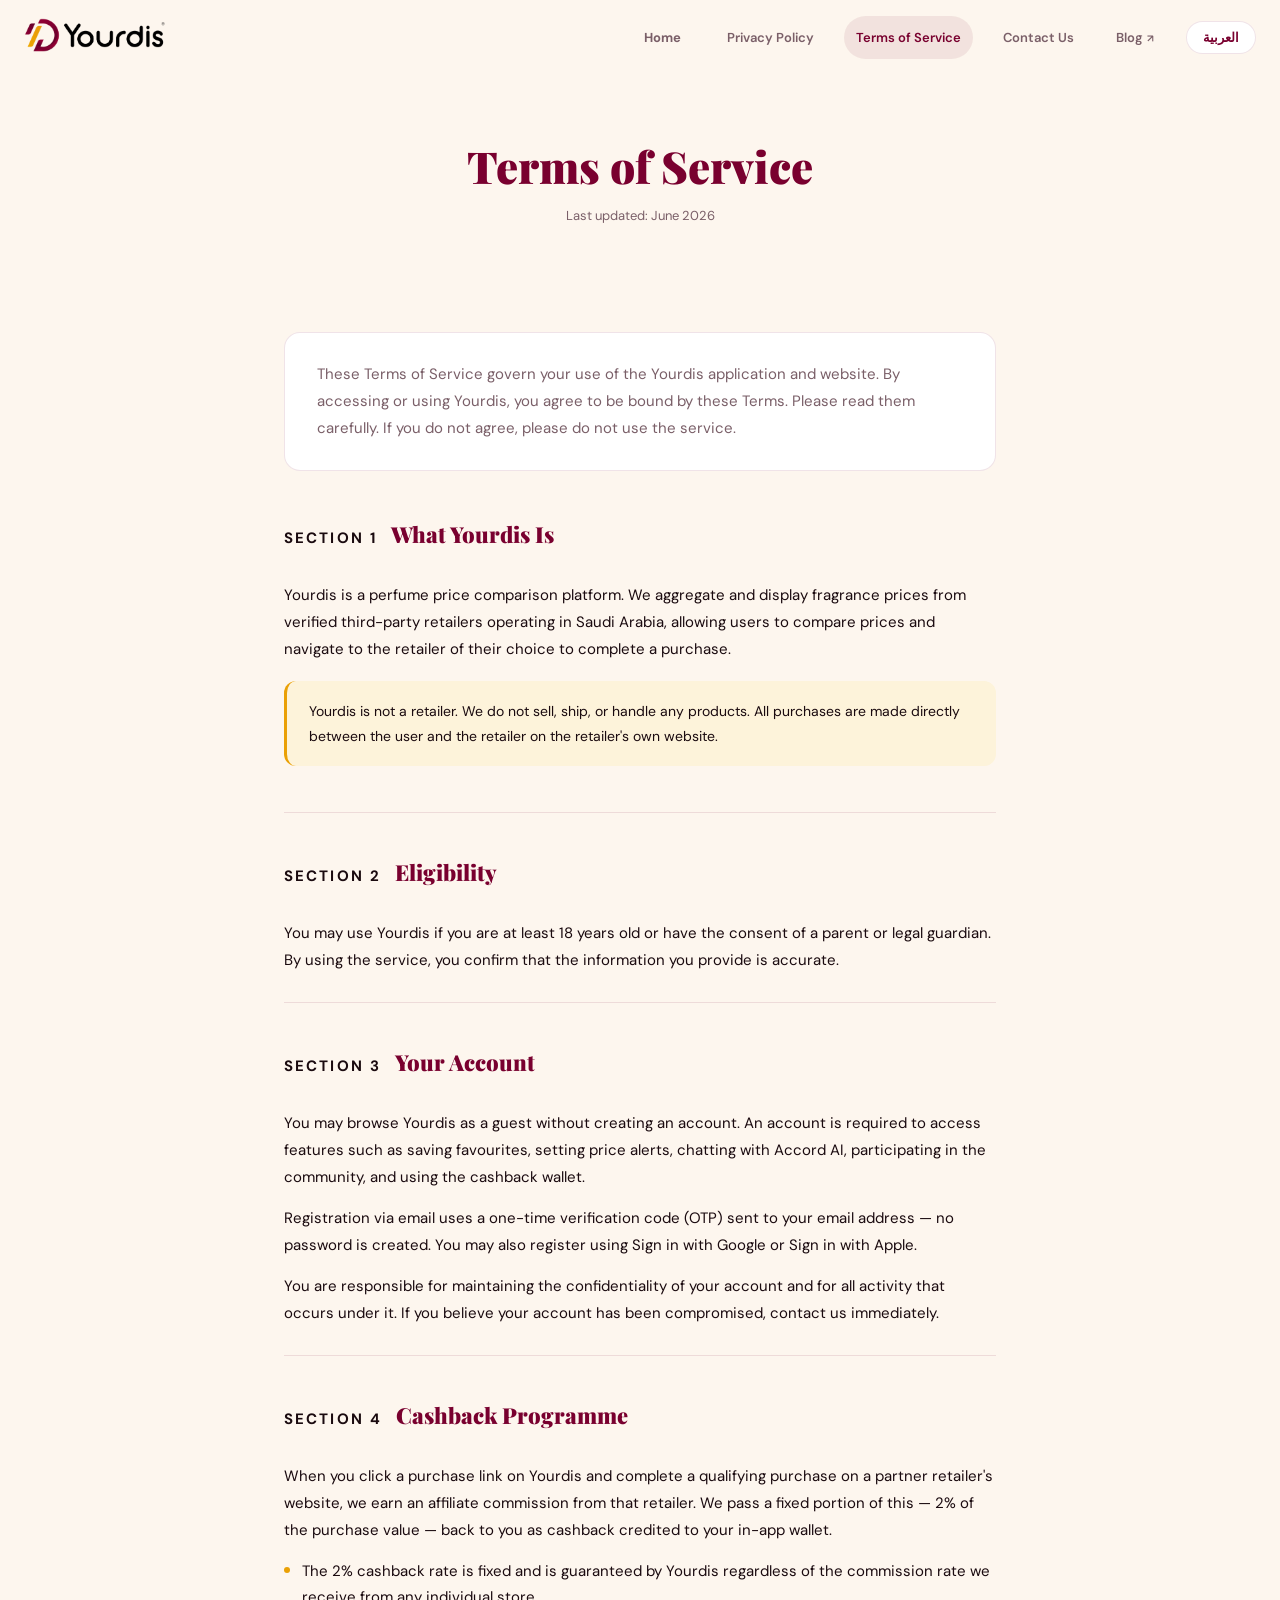
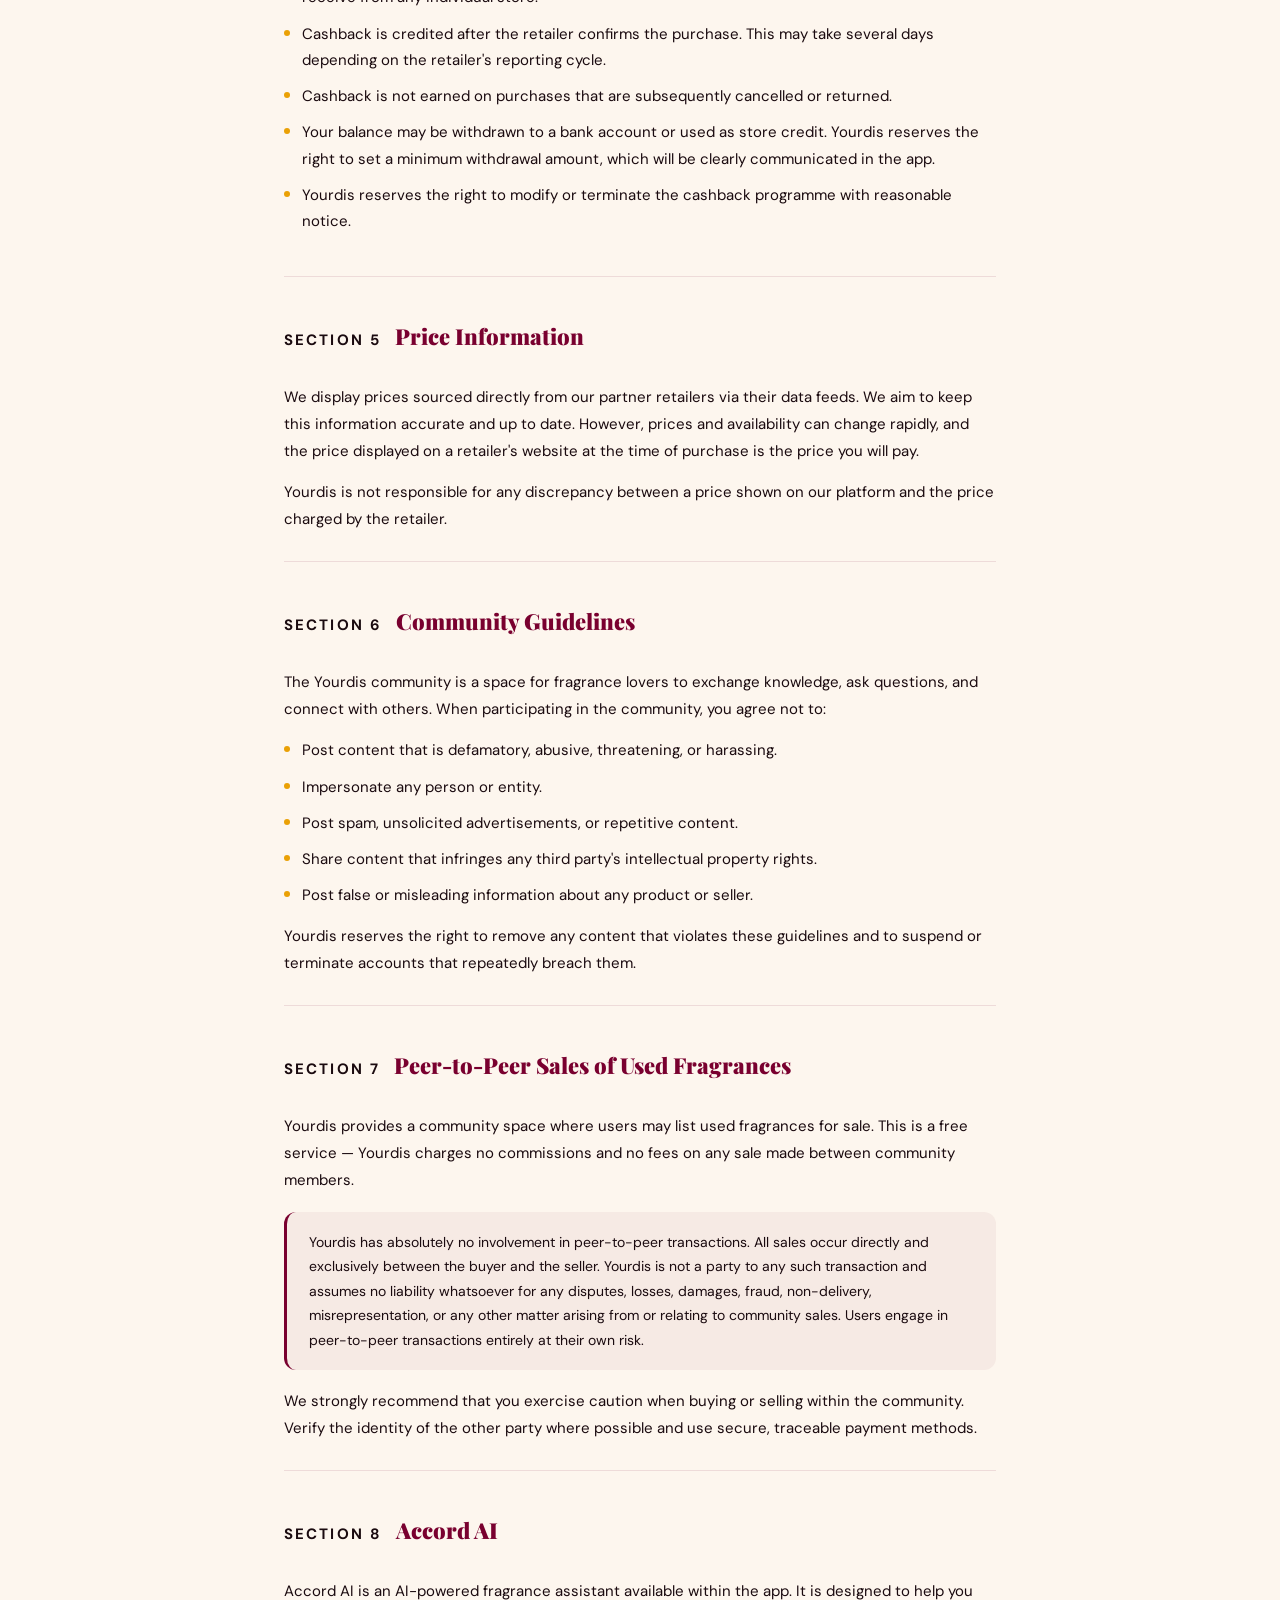
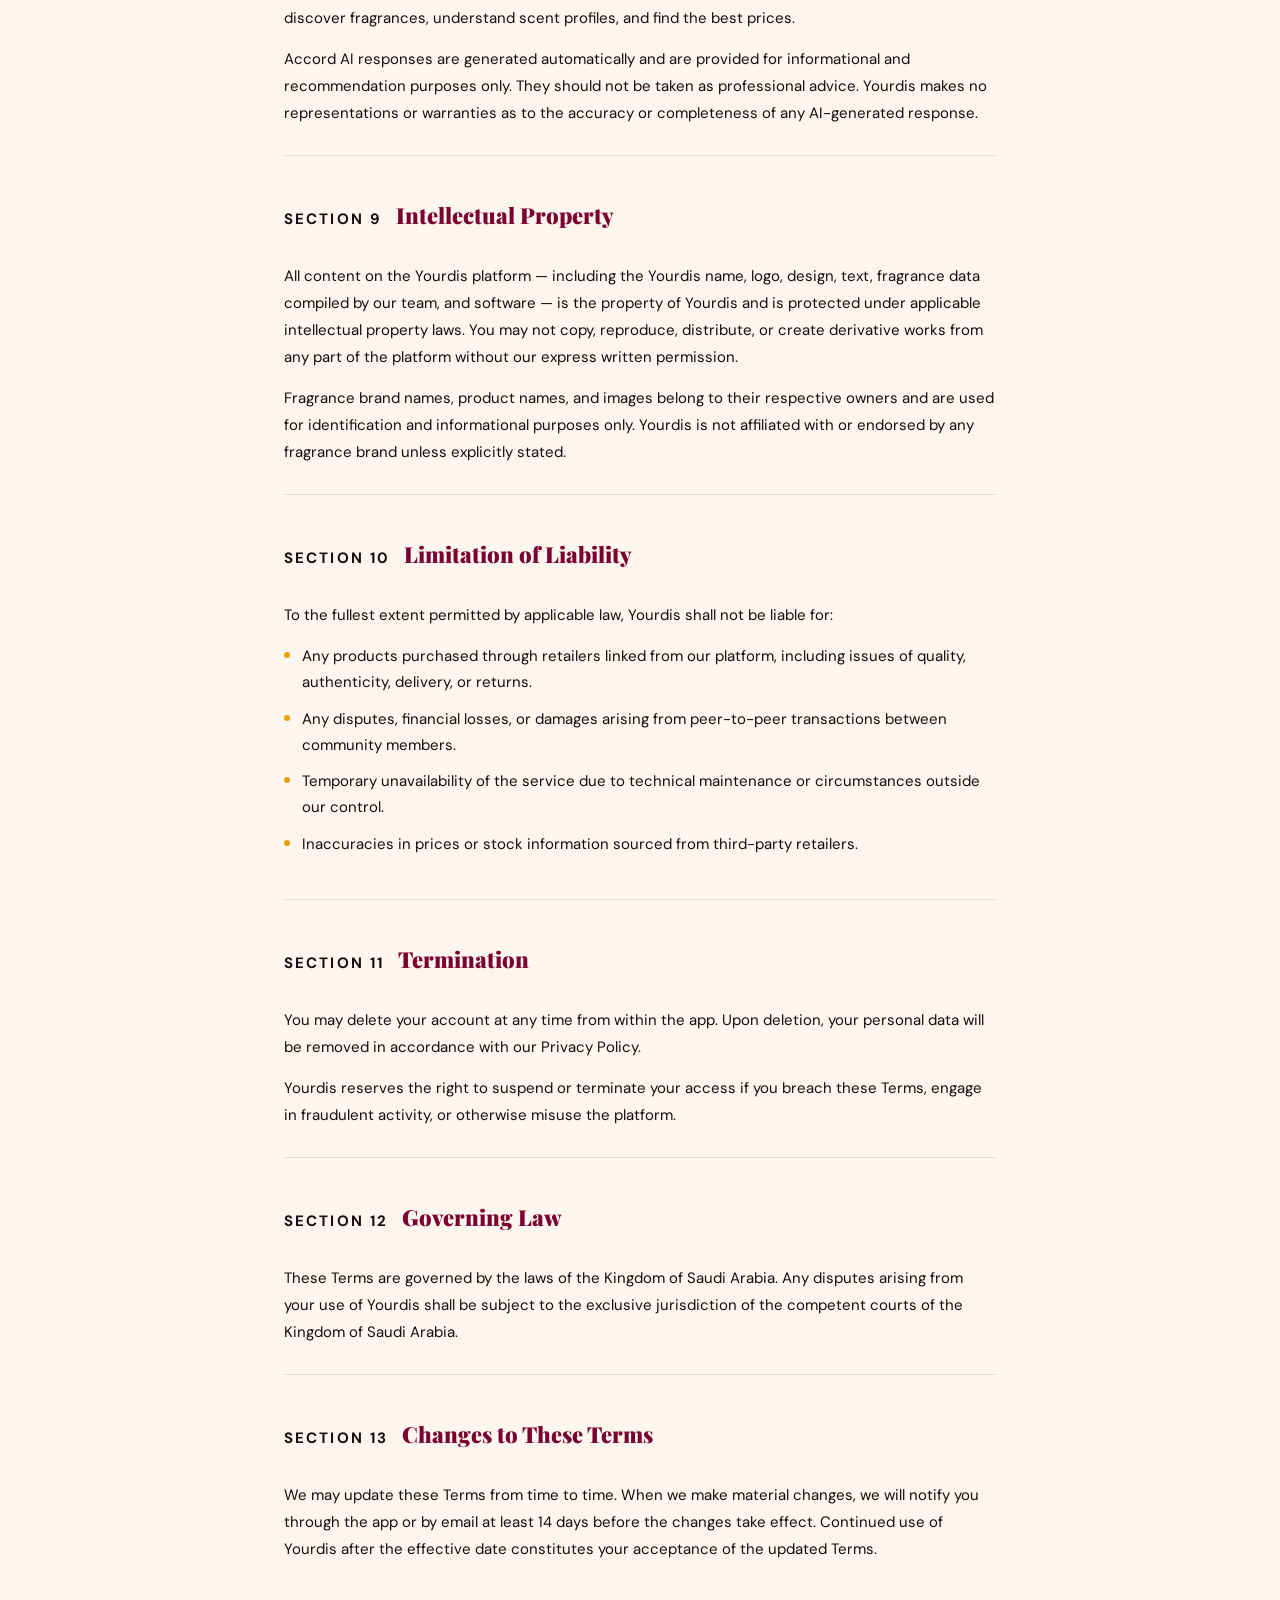
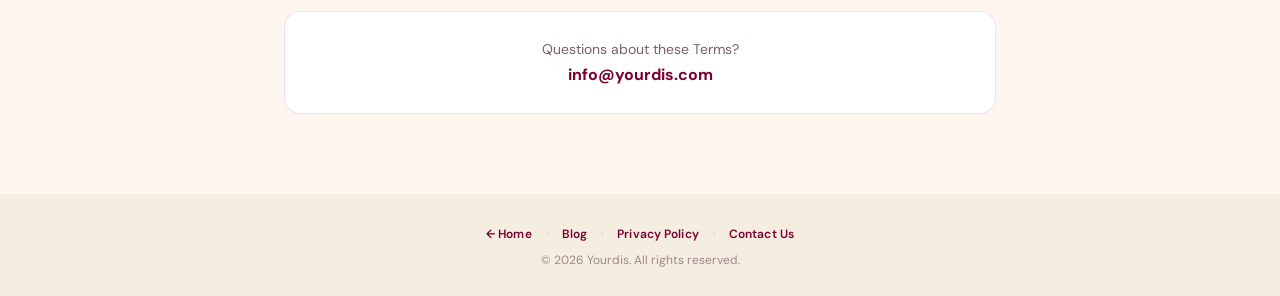
<file: terms-of-service.html>
<!DOCTYPE html>
<html lang="en" dir="ltr" prefix="og: https://ogp.me/ns#">
<head>
<meta charset="UTF-8" />
<meta name="viewport" content="width=device-width, initial-scale=1.0" />
<title>Terms of Service – Yourdis | شروط الخدمة</title>
<meta name="description" content="Yourdis Terms of Service — the rules and conditions that govern your use of the Yourdis app and website." />
<meta name="robots" content="index, follow" />
<link rel="canonical" href="https://yourdis.com/terms-of-service/" />
<meta property="og:type" content="website" />
<meta property="og:url" content="https://yourdis.com/terms-of-service/" />
<meta property="og:title" content="Terms of Service – Yourdis" />
<meta property="og:description" content="The rules and conditions that govern your use of the Yourdis app and website." />
<meta property="og:image" content="https://yourdis.com/og-image.png" />
<link rel="icon" type="image/png" href="assets/icon_Light.png" />
<link rel="apple-touch-icon" href="assets/icon_Light.png" />
<link rel="alternate" hreflang="en" href="https://yourdis.com/terms-of-service/" />
<link rel="alternate" hreflang="ar" href="https://yourdis.com/terms-of-service/" />
<link rel="alternate" hreflang="x-default" href="https://yourdis.com/terms-of-service/" />
<link rel="preconnect" href="https://fonts.googleapis.com" />
<link rel="preconnect" href="https://fonts.gstatic.com" crossorigin />
<link href="https://fonts.googleapis.com/css2?family=Playfair+Display:wght@700;900&family=DM+Sans:wght@400;500;600&family=Cairo:wght@400;600;700;900&display=swap" rel="stylesheet" />

<script src="translations.js" defer></script>
<link rel="stylesheet" href="base.css" />

<style>
/* ══════════════════════════════════════════
   LANDING PAGE
══════════════════════════════════════════ */
.hero {
  min-height: 100svh; background: var(--cream);
  position: relative; overflow: hidden;
  display: flex; flex-direction: column;
  align-items: center; justify-content: center;
  padding: 80px 24px;
}
.hero::before { content: ''; position: absolute; width: 820px; height: 820px; border-radius: 50%; border: 1.5px solid rgba(121,0,47,0.09); top: -280px; right: -220px; pointer-events: none; }
.hero::after { content: ''; position: absolute; width: 520px; height: 520px; border-radius: 50%; background: radial-gradient(circle, rgba(234,160,5,0.07) 0%, transparent 70%); bottom: -80px; left: -80px; pointer-events: none; }
.hero-ring { position: absolute; width: 1100px; height: 1100px; border-radius: 50%; border: 1px solid rgba(121,0,47,0.05); top: 50%; left: 50%; transform: translate(-50%,-50%); pointer-events: none; }
.hero-ring2 { position: absolute; width: 700px; height: 700px; border-radius: 50%; border: 1px solid rgba(234,160,5,0.10); top: 50%; left: 50%; transform: translate(-50%,-50%); pointer-events: none; }
.hero-logo { position: relative; z-index: 2; margin-bottom: 40px; }
.hero-logo img { height: 48px; width: auto; display: block; }
.hero-eyebrow { position: relative; z-index: 2; font-size: 11px; font-weight: 700; letter-spacing: 0.18em; text-transform: uppercase; color: var(--gold); margin-bottom: 18px; }
.hero-headline { position: relative; z-index: 2; font-family: 'Playfair Display', serif; font-size: clamp(36px, 7vw, 72px); font-weight: 900; color: var(--crimson); text-align: center; line-height: 1.1; max-width: 780px; margin-bottom: 22px; }
.hero-headline em { font-style: italic; color: var(--gold); }
body.ar .hero-headline { font-family: 'Cairo', sans-serif; line-height: 1.3; }
.hero-sub { position: relative; z-index: 2; font-size: clamp(15px, 2.5vw, 18px); color: var(--muted); text-align: center; max-width: 500px; line-height: 1.75; margin-bottom: 40px; }
.hero-cta-group { position: relative; z-index: 2; display: flex; gap: 14px; flex-wrap: wrap; justify-content: center; margin-bottom: 60px; }
.btn-primary { display: flex; align-items: center; gap: 10px; background: var(--crimson); color: #fff; padding: 16px 30px; border-radius: 50px; font-size: 15px; font-weight: 700; box-shadow: 0 4px 24px rgba(121,0,47,0.30); transition: transform 0.2s, box-shadow 0.2s; }
.btn-primary:hover { transform: translateY(-2px); box-shadow: 0 8px 32px rgba(121,0,47,0.40); }
.btn-secondary { display: flex; align-items: center; gap: 10px; background: var(--white); color: var(--crimson); padding: 16px 30px; border-radius: 50px; font-size: 15px; font-weight: 600; border: 1.5px solid var(--border); box-shadow: 0 2px 12px rgba(121,0,47,0.07); transition: background 0.2s, color 0.2s; }
.btn-secondary:hover { background: var(--crimson); color: #fff; }
.hero-stats { position: relative; z-index: 2; display: flex; flex-wrap: wrap; justify-content: center; background: var(--white); border-radius: 20px; border: 1.5px solid var(--border); box-shadow: 0 4px 28px rgba(121,0,47,0.08); overflow: hidden; }
.stat-item { text-align: center; padding: 24px 36px; border-inline-end: 1.5px solid var(--border); }
.stat-item:last-child { border-inline-end: none; }
.stat-number { font-family: 'Playfair Display', serif; font-size: 28px; font-weight: 900; color: var(--crimson); display: block; }
.stat-label { font-size: 12px; color: var(--muted); font-weight: 500; margin-top: 3px; }
.scroll-hint { position: absolute; bottom: 26px; left: 50%; transform: translateX(-50%); z-index: 2; display: flex; flex-direction: column; align-items: center; gap: 6px; opacity: 0.35; }
.scroll-hint span { font-size: 10px; color: var(--crimson); letter-spacing: 0.12em; }
.scroll-dot { width: 1.5px; height: 34px; background: linear-gradient(to bottom, var(--crimson), transparent); animation: scrollDot 1.8s ease-in-out infinite; }
@keyframes scrollDot { 0%,100% { opacity:0; transform:scaleY(0.3); transform-origin:top; } 50% { opacity:1; transform:scaleY(1); } }

.stores-section { background: var(--white); padding: 64px 0; overflow: hidden; }
.stores-label { text-align: center; font-size: 11px; font-weight: 700; letter-spacing: 0.18em; text-transform: uppercase; color: var(--muted); margin-bottom: 30px; padding: 0 24px; }
.marquee-wrap { overflow: hidden; -webkit-mask-image: linear-gradient(to right, transparent, black 10%, black 90%, transparent); mask-image: linear-gradient(to right, transparent, black 10%, black 90%, transparent); direction: ltr; }
.marquee-track { display: flex; animation: marquee 40s linear infinite; width: max-content; will-change: transform; direction: ltr; }
@keyframes marquee { from { transform: translateX(0); } to { transform: translateX(-50%); } }
.store-pill { display: flex; align-items: center; gap: 9px; background: var(--cream); border: 1.5px solid var(--border); padding: 10px 18px; border-radius: 50px; white-space: nowrap; flex-shrink: 0; margin-right: 14px; transition: border-color 0.2s, background 0.2s; }
.store-pill:hover { border-color: var(--gold); background: var(--gold-pale); }
.store-pill-dot { width: 6px; height: 6px; border-radius: 50%; background: var(--gold); flex-shrink: 0; }
.store-pill-name { font-size: 13px; font-weight: 600; color: var(--ink); }

.how-section { background: var(--cream); }
.how-grid { display: grid; grid-template-columns: repeat(auto-fit, minmax(240px, 1fr)); gap: 22px; margin-top: 54px; }
.how-card { background: var(--white); border-radius: var(--radius); padding: 34px 26px; position: relative; overflow: hidden; border: 1.5px solid var(--border); transition: transform 0.3s, box-shadow 0.3s; }
.how-card:hover { transform: translateY(-5px); box-shadow: 0 18px 52px rgba(121,0,47,0.09); }
.how-step-num { font-family: 'Playfair Display', serif; font-size: 60px; font-weight: 900; color: rgba(121,0,47,0.06); line-height: 1; position: absolute; top: 12px; right: 16px; }
body.ar .how-step-num { right: auto; left: 16px; }
.how-icon { width: 48px; height: 48px; background: var(--crimson); border-radius: 13px; display: flex; align-items: center; justify-content: center; margin-bottom: 20px; }
.how-icon svg { width: 22px; height: 22px; color: #fff; }
.how-card h3 { font-size: 17px; font-weight: 700; margin-bottom: 10px; color: var(--ink); }
body.ar .how-card h3 { font-family: 'Cairo', sans-serif; }
.how-card p { font-size: 14px; color: var(--muted); line-height: 1.72; }

.features-section { background: var(--white); }
.features-grid { display: grid; grid-template-columns: 1fr 1fr; gap: 20px; margin-top: 54px; }
.feat-card { background: var(--cream); border-radius: var(--radius); padding: 32px 28px; border: 1.5px solid var(--border); transition: box-shadow 0.3s; }
.feat-card:hover { box-shadow: 0 12px 40px rgba(121,0,47,0.08); }
.feat-card.featured { background: var(--crimson); border-color: transparent; grid-column: span 2; display: grid; grid-template-columns: 1fr 1fr; gap: 44px; align-items: center; }
.feat-card.sell { background: linear-gradient(135deg, var(--cream), var(--gold-pale)); border-color: rgba(234,160,5,0.25); grid-column: span 2; display: grid; grid-template-columns: 1fr 1fr; gap: 44px; align-items: center; }
.feat-card.history { background: #4C0025; border-color: transparent; grid-column: span 2; display: grid; grid-template-columns: 1fr 1fr; gap: 44px; align-items: center; }
.feat-icon { width: 50px; height: 50px; background: var(--gold-pale); border-radius: 13px; display: flex; align-items: center; justify-content: center; margin-bottom: 20px; }
.feat-icon svg { width: 23px; height: 23px; color: var(--crimson); }
.feat-card.featured .feat-icon { background: rgba(234,160,5,0.18); }
.feat-card.featured .feat-icon svg { color: var(--gold); }
.feat-card.sell .feat-icon { background: rgba(234,160,5,0.22); }
.feat-card.sell .feat-icon svg { color: var(--crimson); }
.feat-card.history .feat-icon { background: rgba(234,160,5,0.12); }
.feat-card.history .feat-icon svg { color: var(--gold); }
.feat-card h3 { font-size: 18px; font-weight: 700; margin-bottom: 12px; color: var(--ink); }
body.ar .feat-card h3 { font-family: 'Cairo', sans-serif; }
.feat-card.featured h3, .feat-card.history h3 { color: #fff; }
.feat-card p { font-size: 14px; color: var(--muted); line-height: 1.75; }
.feat-card.featured p { color: rgba(255,255,255,0.68); }
.feat-card.history p { color: rgba(255,255,255,0.60); }
.compare-mock { background: rgba(255,255,255,0.08); border-radius: var(--radius-sm); padding: 18px; border: 1px solid rgba(255,255,255,0.12); }
.compare-mock-label { font-size: 10px; color: rgba(255,255,255,0.40); letter-spacing: 0.08em; text-transform: uppercase; margin-bottom: 12px; }
.compare-mock-row { display: flex; align-items: center; justify-content: space-between; padding: 11px 13px; border-radius: 10px; margin-bottom: 7px; font-size: 13px; }
.compare-mock-row:last-child { margin-bottom: 0; }
.compare-mock-row.best { background: rgba(234,160,5,0.17); border: 1px solid rgba(234,160,5,0.28); }
.compare-mock-row.regular { background: rgba(255,255,255,0.06); }
.store-dot { width: 7px; height: 7px; border-radius: 50%; background: rgba(255,255,255,0.28); flex-shrink: 0; }
.compare-mock-row.best .store-dot { background: var(--gold); }
.store-name { color: rgba(255,255,255,0.65); flex: 1; margin: 0 10px; }
.compare-mock-row.best .store-name { color: #fff; font-weight: 600; }
.store-price { color: rgba(255,255,255,0.50); font-weight: 500; }
.compare-mock-row.best .store-price { color: #fff; font-weight: 700; }
.best-badge { background: var(--gold); color: var(--ink); font-size: 9px; font-weight: 700; padding: 2px 8px; border-radius: 20px; letter-spacing: 0.05em; margin-inline-start: 8px; }
.sell-mock { background: var(--white); border-radius: var(--radius-sm); padding: 20px; border: 1.5px solid rgba(234,160,5,0.22); }
.sell-mock-header { display: flex; align-items: center; gap: 10px; margin-bottom: 16px; padding-bottom: 14px; border-bottom: 1px solid rgba(121,0,47,0.09); }
.sell-mock-avatar { width: 34px; height: 34px; background: var(--gold-pale); border-radius: 50%; display: flex; align-items: center; justify-content: center; font-size: 13px; font-weight: 700; color: var(--crimson); }
.sell-mock-username { font-size: 13px; font-weight: 600; color: var(--ink); }
.sell-mock-badge { background: rgba(234,160,5,0.14); color: var(--crimson); font-size: 10px; font-weight: 700; padding: 2px 9px; border-radius: 20px; margin-inline-start: auto; }
.sell-mock-city { font-size: 11px; color: var(--muted); }
.sell-mock-body { font-size: 13px; color: var(--ink); line-height: 1.6; margin-bottom: 14px; }
.sell-mock-price { font-family: 'Playfair Display', serif; font-size: 22px; font-weight: 900; color: var(--crimson); margin-bottom: 14px; }
.sell-mock-perks { display: flex; flex-direction: column; gap: 7px; }
.sell-perk { display: flex; align-items: center; gap: 8px; font-size: 12px; font-weight: 600; color: #16a34a; }
.sell-perk svg { width: 14px; height: 14px; flex-shrink: 0; }
.data-tags { display: flex; flex-wrap: wrap; gap: 7px; margin-top: 18px; }
.data-tag { display: flex; align-items: center; gap: 5px; background: rgba(121,0,47,0.07); border: 1px solid rgba(121,0,47,0.11); padding: 5px 11px; border-radius: 20px; font-size: 11px; font-weight: 600; color: var(--crimson); }
.data-tag svg { width: 11px; height: 11px; flex-shrink: 0; }
.history-chart { background: rgba(255,255,255,0.04); border-radius: var(--radius-sm); padding: 20px; border: 1px solid rgba(255,255,255,0.09); }
.chart-header { display: flex; justify-content: space-between; align-items: flex-start; margin-bottom: 16px; }
.chart-title { font-size: 10px; color: rgba(255,255,255,0.35); letter-spacing: 0.08em; text-transform: uppercase; margin-bottom: 5px; }
.chart-price { font-family: 'Playfair Display', serif; font-size: 24px; font-weight: 900; color: var(--gold); }
.chart-change { font-size: 11px; color: #4ade80; font-weight: 600; }
.chart-note { font-size: 10px; color: rgba(255,255,255,0.28); margin-top: 3px; }
.chart-body { height: 68px; }
.chart-body svg { width: 100%; height: 100%; }
.chart-labels { display: flex; justify-content: space-between; margin-top: 8px; }
.chart-labels span { font-size: 10px; color: rgba(255,255,255,0.28); }
.cashback-section { background: var(--cashback-bg); position: relative; overflow: hidden; }
.cashback-section::before { content: ''; position: absolute; width: 600px; height: 600px; border-radius: 50%; background: radial-gradient(circle, rgba(234,160,5,0.10) 0%, transparent 70%); top: -160px; right: -160px; pointer-events: none; }
.cashback-inner { display: grid; grid-template-columns: 1fr 1fr; gap: 80px; align-items: center; }
.cashback-inner .section-title { color: var(--ink); }
.cashback-inner .section-sub { color: var(--muted); }
.cashback-wallet { background: var(--white); border-radius: var(--radius); border: 1.5px solid var(--border); box-shadow: 0 6px 36px rgba(121,0,47,0.09); padding: 30px; }
.wallet-header { display: flex; justify-content: space-between; align-items: flex-start; margin-bottom: 22px; }
.wallet-label { font-size: 10px; color: var(--muted); letter-spacing: 0.12em; text-transform: uppercase; margin-bottom: 6px; }
.wallet-balance { font-family: 'Playfair Display', serif; font-size: 38px; font-weight: 900; color: var(--crimson); line-height: 1; }
.wallet-sub { font-size: 11px; color: var(--muted); margin-top: 5px; }
.wallet-icon { color: var(--gold); opacity: 0.65; }
.wallet-txns { display: flex; flex-direction: column; gap: 8px; }
.txn-row { display: flex; justify-content: space-between; align-items: center; padding: 11px 13px; background: var(--cream); border-radius: 10px; font-size: 13px; border: 1px solid var(--border); }
.txn-name { color: var(--muted); }
.txn-amount { color: var(--crimson); font-weight: 700; }
.cashback-perks { display: flex; flex-direction: column; gap: 14px; margin-top: 28px; }
.perk { display: flex; gap: 12px; align-items: flex-start; }
.perk-dot { width: 7px; height: 7px; background: var(--gold); border-radius: 50%; margin-top: 7px; flex-shrink: 0; }
.perk p { font-size: 14px; color: var(--muted); line-height: 1.65; }
.community-section { background: var(--cream); }
.community-inner { display: grid; grid-template-columns: 1fr 1fr; gap: 80px; align-items: center; }
.community-posts { display: flex; flex-direction: column; gap: 12px; }
.comm-post { background: var(--white); border-radius: var(--radius-sm); padding: 18px 20px; border: 1.5px solid var(--border); transition: box-shadow 0.2s; }
.comm-post:hover { box-shadow: 0 8px 28px rgba(121,0,47,0.08); }
.comm-post-header { display: flex; justify-content: space-between; align-items: center; margin-bottom: 10px; }
.comm-badge { font-size: 10px; font-weight: 700; padding: 3px 10px; border-radius: 20px; letter-spacing: 0.05em; }
.comm-badge.inquiry { background: rgba(121,0,47,0.09); color: var(--crimson); }
.comm-badge.sale { background: rgba(234,160,5,0.14); color: var(--crimson); }
.comm-badge.article { background: rgba(30,100,200,0.09); color: #1a5cbf; }
.comm-post-user { font-size: 12px; color: var(--muted); font-weight: 500; }
.comm-post-text { font-size: 14px; color: var(--ink); line-height: 1.6; margin-bottom: 10px; }
.comm-post-footer { display: flex; gap: 16px; font-size: 12px; color: var(--muted); }
.ai-section { background: var(--white); }
.ai-inner { display: grid; grid-template-columns: 1fr 1fr; gap: 80px; align-items: center; }
.ai-chat-mock { background: var(--cream); border-radius: var(--radius); padding: 24px; border: 1.5px solid var(--border); }
.ai-chat-header { display: flex; align-items: center; gap: 12px; padding-bottom: 17px; border-bottom: 1px solid var(--border); margin-bottom: 17px; }
.ai-avatar { width: 42px; height: 42px; background: var(--white); border-radius: 50%; overflow: hidden; display: flex; align-items: center; justify-content: center; border: 1.5px solid var(--border); flex-shrink: 0; }
.ai-avatar img { width: 28px; height: 28px; object-fit: contain; }
.ai-name { font-weight: 700; font-size: 15px; color: var(--ink); }
.ai-status { font-size: 11px; color: #16a34a; font-weight: 600; }
.ai-bubble { padding: 13px 16px; border-radius: 16px; font-size: 13.5px; line-height: 1.65; margin-bottom: 10px; max-width: 92%; }
.ai-bubble.assistant { background: var(--white); border: 1px solid var(--border); border-bottom-left-radius: 4px; color: var(--ink); }
body.ar .ai-bubble.assistant { border-bottom-left-radius: 16px; border-bottom-right-radius: 4px; }
.ai-bubble.user { background: var(--crimson); color: #fff; margin-left: auto; border-bottom-right-radius: 4px; }
body.ar .ai-bubble.user { margin-left: 0; margin-right: auto; border-bottom-right-radius: 16px; border-bottom-left-radius: 4px; }
.install-section { background: var(--parchment); text-align: center; position: relative; overflow: hidden; border-top: 1.5px solid rgba(121,0,47,0.08); }
.install-section::before { content: ''; position: absolute; inset: 0; background: url("data:image/svg+xml,%3Csvg width='60' height='60' viewBox='0 0 60 60' xmlns='http://www.w3.org/2000/svg'%3E%3Ccircle cx='30' cy='30' r='1' fill='%2379002F' fill-opacity='0.04'/%3E%3C/svg%3E"); pointer-events: none; }
.install-logo { margin: 0 auto 32px; display: inline-flex; align-items: center; justify-content: center; }
.install-logo img { height: 48px; width: auto; display: block; }
.install-logo-wrap { text-align: center; margin-bottom: 32px; }
.install-section .section-title { color: var(--crimson); }
.install-section .section-sub { color: var(--muted); max-width: 440px; margin: 0 auto 40px; }
.install-btns { display: flex; justify-content: center; gap: 14px; flex-wrap: wrap; }
.install-btn { display: flex; align-items: center; gap: 12px; background: var(--crimson); color: #fff; padding: 14px 26px; border-radius: 14px; font-weight: 700; font-size: 14px; font-family: inherit; box-shadow: 0 4px 20px rgba(121,0,47,0.25); transition: transform 0.2s, box-shadow 0.2s; }
.install-btn:hover { transform: translateY(-3px); box-shadow: 0 10px 32px rgba(121,0,47,0.35); }
.install-btn svg { width: 26px; height: 26px; flex-shrink: 0; }
.install-btn span { display: flex; flex-direction: column; text-align: start; }
.install-btn small { font-size: 10px; font-weight: 400; opacity: 0.70; }
.install-btn strong { font-size: 15px; }

/* ══════════════════════════════════════════
   LEGAL PAGES (privacy, terms)
══════════════════════════════════════════ */
.doc-hero { background: var(--cream); padding: 136px 24px 48px; text-align: center; }
.doc-hero-label { font-size: 11px; font-weight: 700; letter-spacing: 0.18em; text-transform: uppercase; color: var(--gold); margin-bottom: 14px; }
.doc-hero-title { font-family: 'Playfair Display', serif; font-size: clamp(28px, 5vw, 44px); font-weight: 900; color: var(--crimson); margin-bottom: 12px; }
body.ar .doc-hero-title { font-family: 'Cairo', sans-serif; }
.doc-hero-date { font-size: 13px; color: var(--muted); }
.doc-content { max-width: 760px; margin: 0 auto; padding: 60px 24px 80px; }
.doc-intro { background: var(--white); border-radius: 16px; padding: 28px 32px; border: 1.5px solid var(--border); margin-bottom: 48px; font-size: 15px; color: var(--muted); line-height: 1.8; }
.doc-section { margin-bottom: 44px; }
.doc-section:has(+ .doc-section) { padding-bottom: 28px; border-bottom: 1.5px solid var(--border); }
.doc-section-header { display: flex; align-items: baseline; gap: 14px; margin-bottom: 16px; }
.doc-section-number { font-size: 11px; font-weight: 700; letter-spacing: 0.14em; text-transform: uppercase; color: var(--gold); white-space: nowrap; flex-shrink: 0; }
.doc-section h2 { font-family: 'Playfair Display', serif; font-size: clamp(17px, 3vw, 22px); font-weight: 900; color: var(--crimson); margin: 0; padding: 0; border: none; }
body.ar .doc-section h2 { font-family: 'Cairo', sans-serif; }
.doc-section p { font-size: 15px; color: var(--ink); margin-bottom: 14px; line-height: 1.8; }
.doc-section p:last-child { margin-bottom: 0; }
.doc-list { list-style: none; padding: 0; margin: 14px 0; display: flex; flex-direction: column; gap: 10px; }
.doc-list li { display: flex; gap: 12px; align-items: flex-start; font-size: 15px; color: var(--ink); line-height: 1.75; }
.doc-list li::before { content: ''; width: 6px; height: 6px; border-radius: 50%; background: var(--gold); flex-shrink: 0; margin-top: 9px; }
.doc-highlight { background: var(--gold-pale); border-radius: 12px; padding: 18px 22px; margin: 18px 0; font-size: 14px; color: var(--ink); line-height: 1.75; border-inline-start: 3px solid var(--gold); }
.doc-warning { background: rgba(121,0,47,0.05); border-radius: 12px; padding: 18px 22px; margin: 18px 0; font-size: 14px; color: var(--ink); line-height: 1.75; border-inline-start: 3px solid var(--crimson); }
.doc-link { color: var(--crimson); }
.doc-link:hover { text-decoration: underline; }
.doc-contact-box { background: var(--white); border-radius: 16px; padding: 28px 32px; border: 1.5px solid var(--border); margin-top: 48px; text-align: center; }
.doc-contact-box p { font-size: 14px; color: var(--muted); margin-bottom: 6px; }
.doc-contact-box a { font-size: 16px; font-weight: 700; color: var(--crimson); }

/* ══════════════════════════════════════════
   CONTACT PAGE
══════════════════════════════════════════ */
.contact-hero { background: var(--cream); padding: 136px 24px 48px; text-align: center; }
.contact-hero-label { font-size: 11px; font-weight: 700; letter-spacing: 0.18em; text-transform: uppercase; color: var(--gold); margin-bottom: 14px; }
.contact-hero-title { font-family: 'Playfair Display', serif; font-size: clamp(28px, 5vw, 44px); font-weight: 900; color: var(--crimson); margin-bottom: 12px; }
body.ar .contact-hero-title { font-family: 'Cairo', sans-serif; }
.contact-hero-sub { font-size: 15px; color: var(--muted); max-width: 460px; margin: 0 auto; line-height: 1.7; }
.contact-content { max-width: 760px; margin: 0 auto; padding: 56px 24px 80px; }
.contact-intro { font-size: 15px; color: var(--muted); line-height: 1.8; margin-bottom: 44px; text-align: center; }
.contact-cards { display: grid; grid-template-columns: 1fr 1fr; gap: 18px; }
.contact-card { background: var(--white); border-radius: var(--radius); padding: 28px 24px; border: 1.5px solid var(--border); display: flex; flex-direction: column; gap: 10px; transition: box-shadow 0.2s, transform 0.2s; text-decoration: none; }
.contact-card:hover { box-shadow: 0 12px 40px rgba(121,0,47,0.10); transform: translateY(-3px); }
.contact-card-icon { width: 46px; height: 46px; border-radius: 12px; background: var(--gold-pale); display: flex; align-items: center; justify-content: center; margin-bottom: 4px; }
.contact-card-icon svg { width: 22px; height: 22px; color: var(--crimson); }
.contact-card-title { font-size: 16px; font-weight: 700; color: var(--ink); }
body.ar .contact-card-title { font-family: 'Cairo', sans-serif; }
.contact-card-desc { font-size: 13px; color: var(--muted); line-height: 1.65; flex: 1; }
.contact-card-action { display: inline-flex; align-items: center; gap: 6px; font-size: 13px; font-weight: 700; color: var(--crimson); margin-top: 4px; }
.contact-card-action svg { width: 14px; height: 14px; }

/* ══════════════════════════════════════════
   RESPONSIVE
══════════════════════════════════════════ */
@media (max-width: 768px) {
  .cashback-inner,
  .community-inner,
  .ai-inner { grid-template-columns: 1fr; gap: 40px; }
}
@media (max-width: 700px) {
  section { padding: 72px 20px; }
  .hero-cta-group { flex-direction: column; align-items: center; }
  .btn-primary, .btn-secondary { width: 100%; max-width: 320px; justify-content: center; }
  .hero-stats { flex-direction: column; }
  .stat-item { border-inline-end: none !important; border-bottom: 1.5px solid var(--border); }
  .stat-item:last-child { border-bottom: none; }
  .features-grid { grid-template-columns: 1fr; }
  .feat-card.featured, .feat-card.sell, .feat-card.history { grid-column: span 1; grid-template-columns: 1fr; }
  .contact-cards { grid-template-columns: 1fr; }
}

</style>
</head>
<body class="en">
<script src="i18n.js"></script>

<div data-shared-header></div>
<script src="shared-header.js" defer></script>

<div class="doc-hero">
  <h1 class="doc-hero-title" data-i18n="terms_title"></h1>
  <p class="doc-hero-date" data-i18n="legal_updated"></p>
</div>

<div class="doc-content">
  <div class="doc-intro" data-i18n="terms_intro"></div>

  <div class="doc-section"><div class="doc-section-header"><p class="doc-section-number" data-i18n="section_1"></p><h2 data-i18n="terms_s1_title"></h2></div><p data-i18n="terms_s1_p1"></p><div class="doc-highlight" data-i18n="terms_s1_highlight"></div></div>
  <div class="doc-section"><div class="doc-section-header"><p class="doc-section-number" data-i18n="section_2"></p><h2 data-i18n="terms_s2_title"></h2></div><p data-i18n="terms_s2_p1"></p></div>
  <div class="doc-section"><div class="doc-section-header"><p class="doc-section-number" data-i18n="section_3"></p><h2 data-i18n="terms_s3_title"></h2></div><p data-i18n="terms_s3_p1"></p><p data-i18n="terms_s3_p2"></p><p data-i18n="terms_s3_p3"></p></div>
  <div class="doc-section">
    <div class="doc-section-header"><p class="doc-section-number" data-i18n="section_4"></p><h2 data-i18n="terms_s4_title"></h2></div>
    <p data-i18n="terms_s4_p1"></p>
    <ul class="doc-list"><li data-i18n="terms_s4_li1"></li><li data-i18n="terms_s4_li2"></li><li data-i18n="terms_s4_li3"></li><li data-i18n="terms_s4_li4"></li><li data-i18n="terms_s4_li5"></li></ul>
  </div>
  <div class="doc-section"><div class="doc-section-header"><p class="doc-section-number" data-i18n="section_5"></p><h2 data-i18n="terms_s5_title"></h2></div><p data-i18n="terms_s5_p1"></p><p data-i18n="terms_s5_p2"></p></div>
  <div class="doc-section">
    <div class="doc-section-header"><p class="doc-section-number" data-i18n="section_6"></p><h2 data-i18n="terms_s6_title"></h2></div>
    <p data-i18n="terms_s6_p1"></p>
    <ul class="doc-list"><li data-i18n="terms_s6_li1"></li><li data-i18n="terms_s6_li2"></li><li data-i18n="terms_s6_li3"></li><li data-i18n="terms_s6_li4"></li><li data-i18n="terms_s6_li5"></li></ul>
    <p data-i18n="terms_s6_p2"></p>
  </div>
  <div class="doc-section"><div class="doc-section-header"><p class="doc-section-number" data-i18n="section_7"></p><h2 data-i18n="terms_s7_title"></h2></div><p data-i18n="terms_s7_p1"></p><div class="doc-warning" data-i18n="terms_s7_warning"></div><p data-i18n="terms_s7_p2"></p></div>
  <div class="doc-section"><div class="doc-section-header"><p class="doc-section-number" data-i18n="section_8"></p><h2 data-i18n="terms_s8_title"></h2></div><p data-i18n="terms_s8_p1"></p><p data-i18n="terms_s8_p2"></p></div>
  <div class="doc-section"><div class="doc-section-header"><p class="doc-section-number" data-i18n="section_9"></p><h2 data-i18n="terms_s9_title"></h2></div><p data-i18n="terms_s9_p1"></p><p data-i18n="terms_s9_p2"></p></div>
  <div class="doc-section">
    <div class="doc-section-header"><p class="doc-section-number" data-i18n="section_10"></p><h2 data-i18n="terms_s10_title"></h2></div>
    <p data-i18n="terms_s10_p1"></p>
    <ul class="doc-list"><li data-i18n="terms_s10_li1"></li><li data-i18n="terms_s10_li2"></li><li data-i18n="terms_s10_li3"></li><li data-i18n="terms_s10_li4"></li></ul>
  </div>
  <div class="doc-section"><div class="doc-section-header"><p class="doc-section-number" data-i18n="section_11"></p><h2 data-i18n="terms_s11_title"></h2></div><p data-i18n="terms_s11_p1"></p><p data-i18n="terms_s11_p2"></p></div>
  <div class="doc-section"><div class="doc-section-header"><p class="doc-section-number" data-i18n="section_12"></p><h2 data-i18n="terms_s12_title"></h2></div><p data-i18n="terms_s12_p1"></p></div>
  <div class="doc-section"><div class="doc-section-header"><p class="doc-section-number" data-i18n="section_13"></p><h2 data-i18n="terms_s13_title"></h2></div><p data-i18n="terms_s13_p1"></p></div>

  <div class="doc-contact-box"><p data-i18n="terms_contact_q"></p><a href="mailto:info@yourdis.com">info@yourdis.com</a></div>
</div>

<div data-shared-footer></div>
<script src="shared-footer.js" defer></script>

<script>
document.addEventListener('DOMContentLoaded', applyLang);
</script>
</body>
</html>
</file>
<file: base.css>
/* ══════════════════════════════════════════
   YOURDIS — SHARED STYLESHEET
   Used by all pages. Page-specific rules live
   in each page's own <style> block.
══════════════════════════════════════════ */

/* ─── Tokens ─── */
:root {
  --crimson: #79002F;
  --crimson-deep: #4C0025;
  --gold: #EAA005;
  --gold-pale: #fdf3da;
  --cream: #FDF6EE;
  --parchment: #F5EDE0;
  --cashback-bg: #F7EFE5;
  --ink: #1a0a0f;
  --muted: #7a5f68;
  --border: rgba(121,0,47,0.11);
  --white: #ffffff;
  --radius: 20px;
  --radius-sm: 12px;
  --radius-lg: 28px;

  /* Spacing scale (4/8pt rhythm) */
  --space-1: 4px;
  --space-2: 8px;
  --space-3: 12px;
  --space-4: 16px;
  --space-5: 24px;
  --space-6: 32px;
  --space-7: 48px;
  --space-8: 64px;
  --space-9: 96px;

  /* Elevation scale */
  --shadow-sm: 0 2px 12px rgba(121,0,47,0.07);
  --shadow-md: 0 8px 28px rgba(121,0,47,0.09);
  --shadow-lg: 0 18px 52px rgba(121,0,47,0.12);
  --shadow-xl: 0 28px 80px rgba(121,0,47,0.16);

  /* Motion */
  --ease-out: cubic-bezier(0.16, 1, 0.3, 1);
  --ease-spring: cubic-bezier(0.34, 1.56, 0.64, 1);
  --dur-fast: 150ms;
  --dur-base: 250ms;
  --dur-slow: 400ms;
}

/* ─── Reset & Base ─── */
*, *::before, *::after { box-sizing: border-box; margin: 0; padding: 0; }
html { scroll-behavior: smooth; }
body { font-family: 'DM Sans', sans-serif; background: var(--cream); color: var(--ink); overflow-x: hidden; }
body.ar { font-family: 'Cairo', sans-serif; direction: rtl; }
img { display: block; max-width: 100%; }
a { text-decoration: none; color: inherit; }
button { cursor: pointer; border: none; background: none; font-family: inherit; }

/* ─── Focus & Motion ─── */
a:focus-visible, button:focus-visible {
  outline: 2.5px solid var(--crimson);
  outline-offset: 3px;
  border-radius: 4px;
}
@media (prefers-reduced-motion: reduce) {
  html { scroll-behavior: auto; }
  *, *::before, *::after { animation-duration: 0.01ms !important; animation-iteration-count: 1 !important; transition-duration: 0.01ms !important; }
  .fade-up, .fade-left, .fade-right, .fade-scale, .draw-in { opacity: 1 !important; transform: none !important; }
}

/* ─── Shared Sections ─── */
section { padding: 100px 24px; }
.container { max-width: 1100px; margin: 0 auto; }
.section-label {
  font-size: 11px; font-weight: 700; letter-spacing: 0.18em;
  text-transform: uppercase; color: var(--gold); margin-bottom: 14px;
}
.section-title {
  font-family: 'Playfair Display', serif;
  font-size: clamp(28px, 5vw, 48px); font-weight: 900;
  line-height: 1.15; color: var(--ink); margin-bottom: 18px;
}
body.ar .section-title { font-family: 'Cairo', sans-serif; line-height: 1.4; }
.section-sub { font-size: 16px; color: var(--muted); line-height: 1.75; max-width: 520px; }

/* ─── Animations ─── */
.fade-up { opacity: 0; transform: translateY(26px); transition: opacity 0.7s var(--ease-out), transform 0.7s var(--ease-out); }
.fade-up.visible { opacity: 1; transform: translateY(0); }
.fade-left { opacity: 0; transform: translateX(-28px); transition: opacity 0.7s var(--ease-out), transform 0.7s var(--ease-out); }
.fade-left.visible { opacity: 1; transform: translateX(0); }
.fade-right { opacity: 0; transform: translateX(28px); transition: opacity 0.7s var(--ease-out), transform 0.7s var(--ease-out); }
.fade-right.visible { opacity: 1; transform: translateX(0); }
.fade-scale { opacity: 0; transform: scale(0.94); transition: opacity 0.75s var(--ease-out), transform 0.75s var(--ease-out); }
.fade-scale.visible { opacity: 1; transform: scale(1); }
.fade-up-d1 { transition-delay: 0.10s; }
.fade-up-d2 { transition-delay: 0.20s; }
.fade-up-d3 { transition-delay: 0.30s; }
.fade-up-d4 { transition-delay: 0.40s; }
</file>
